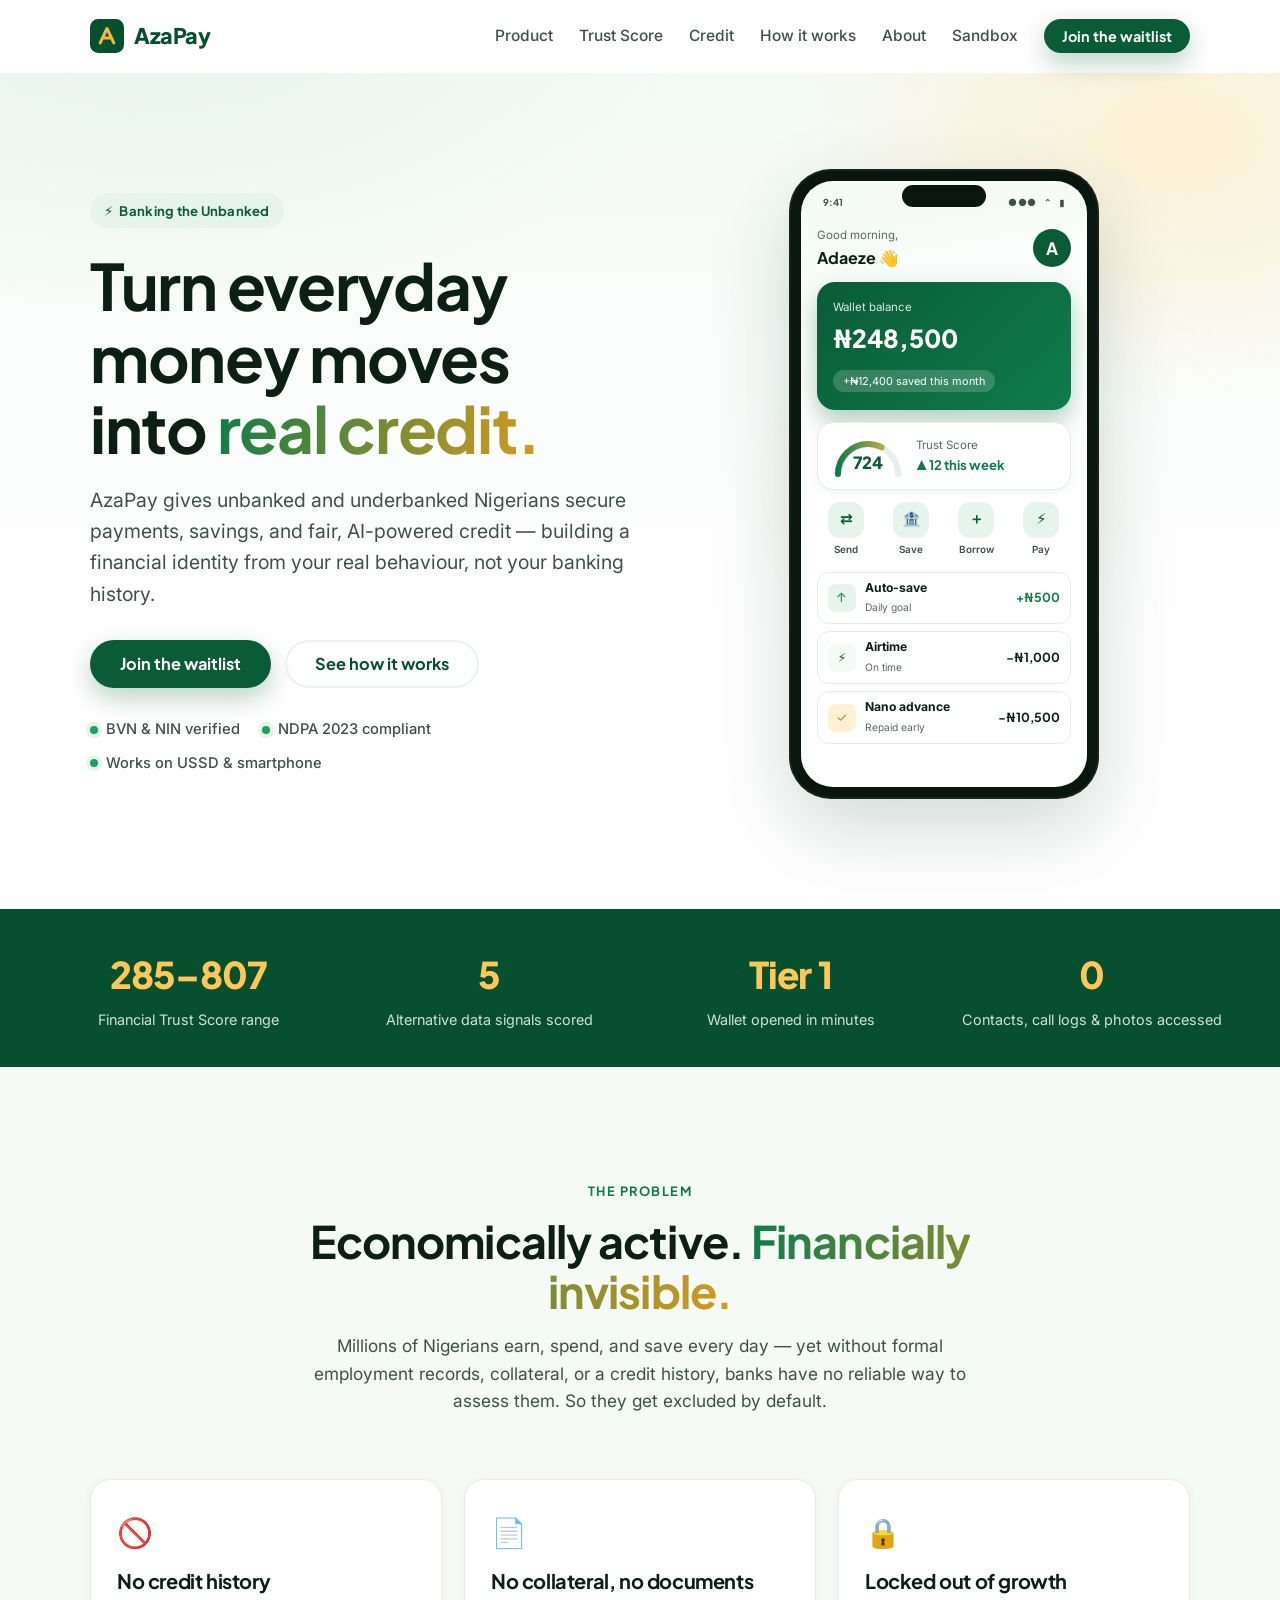
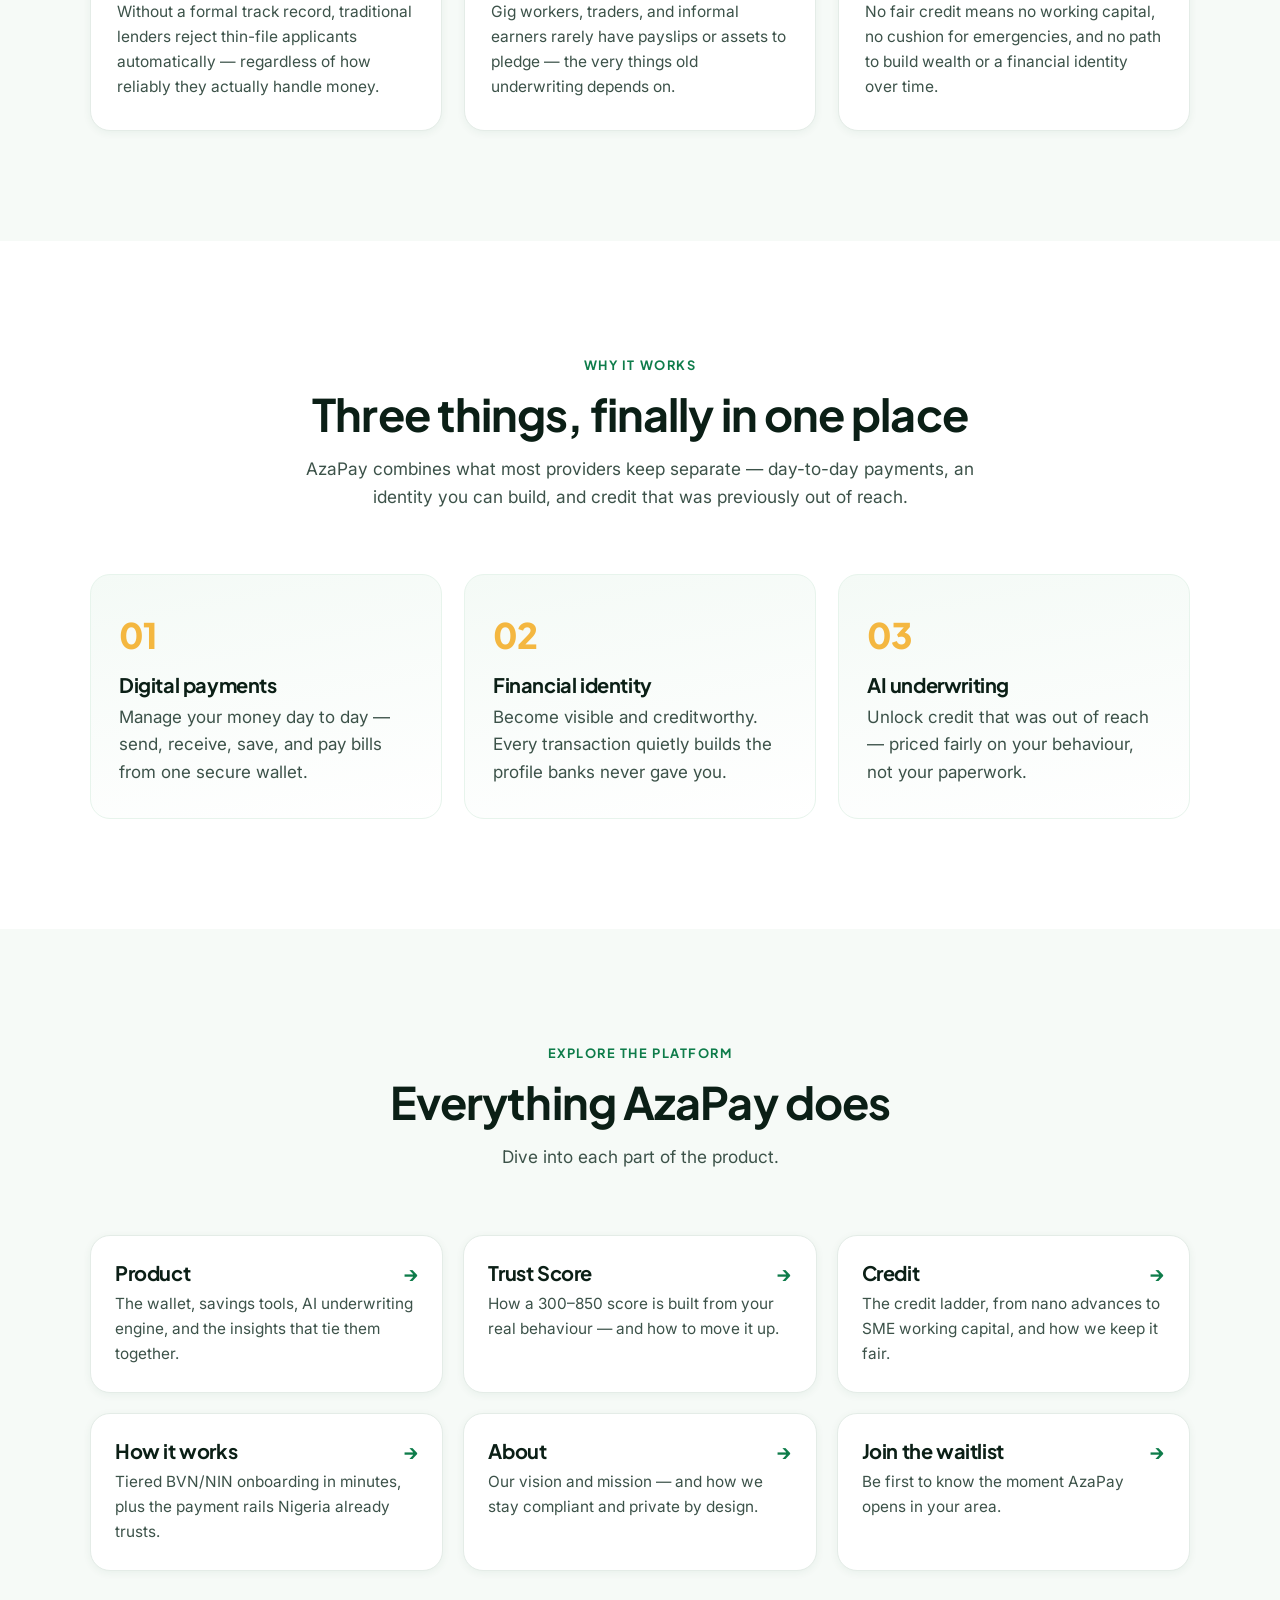
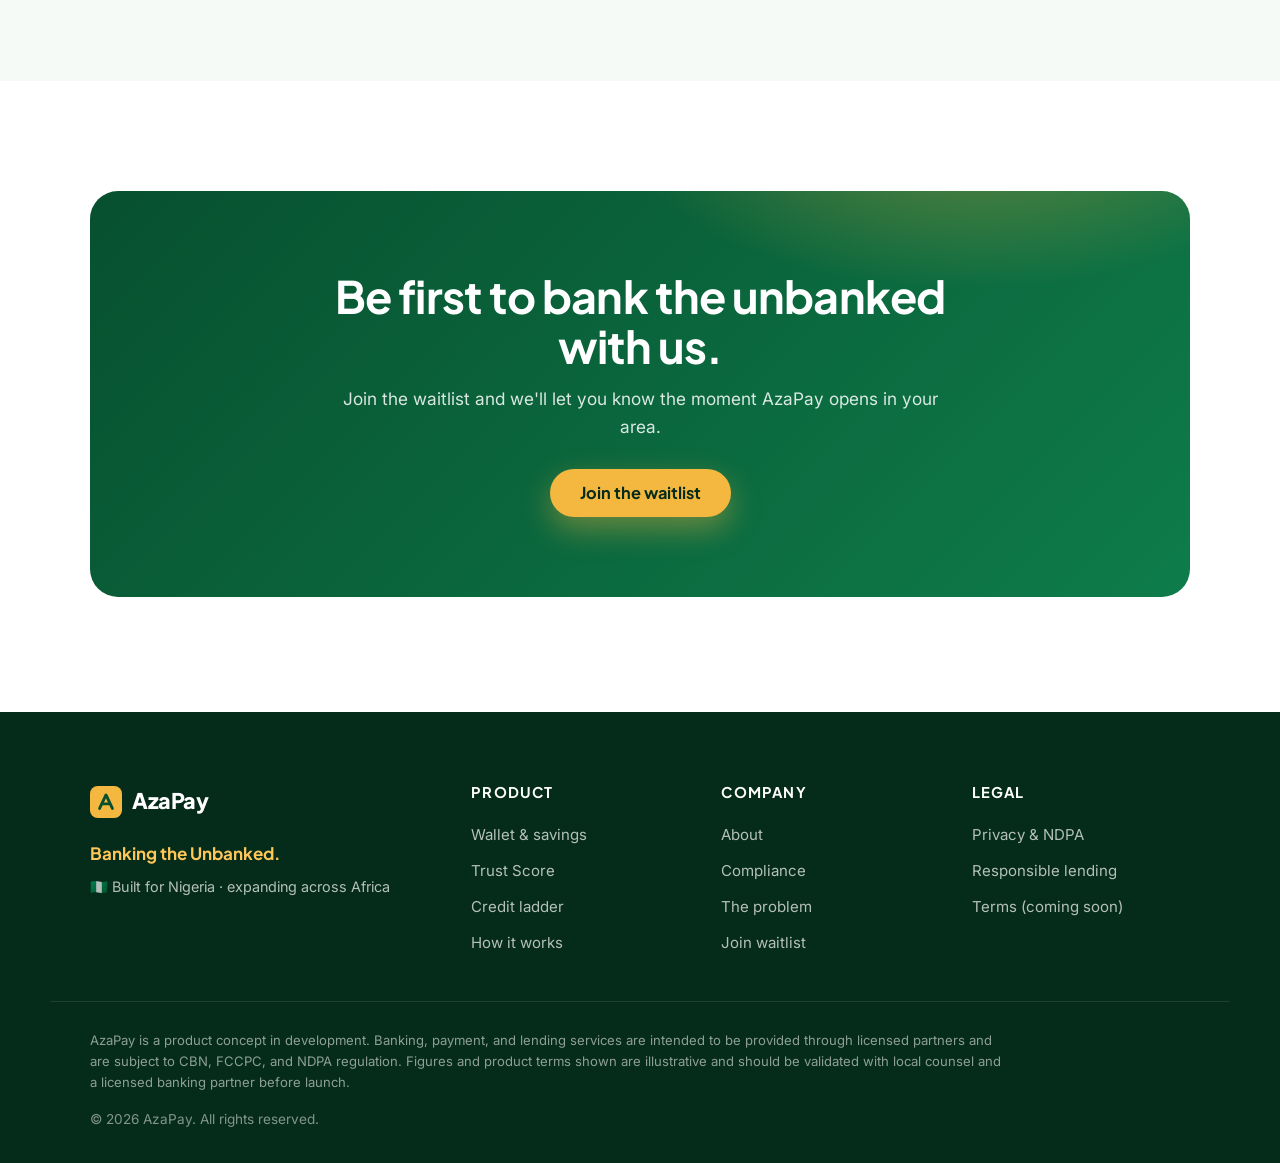
<file: index.html>
<!DOCTYPE html>
<html lang="en">
<head>
  <meta charset="UTF-8" />
  <meta name="viewport" content="width=device-width, initial-scale=1.0" />
  <meta name="theme-color" content="#07502F" />
  <title>AzaPay — Banking the Unbanked | AI Credit for Nigeria</title>
  <meta name="description" content="AzaPay is a digital banking and AI-powered credit platform for unbanked and underbanked Nigerians. Secure payments, savings, and fair credit built from a Financial Trust Score — your real behaviour, not your banking history." />
  <meta name="author" content="AzaPay" />

  <link rel="canonical" href="https://azapay-website.vercel.app/" />

  <!-- Open Graph -->
  <meta property="og:type" content="website" />
  <meta property="og:url" content="https://azapay-website.vercel.app/" />
  <meta property="og:title" content="AzaPay — Banking the Unbanked" />
  <meta property="og:description" content="Turn everyday money moves into real credit. Digital payments, savings, and AI-powered loans for financially invisible Nigerians." />
  <meta property="og:site_name" content="AzaPay" />
  <meta property="og:locale" content="en_NG" />
  <meta property="og:image" content="https://azapay-website.vercel.app/assets/og-cover.png" />
  <meta property="og:image:width" content="1200" />
  <meta property="og:image:height" content="630" />
  <meta property="og:image:alt" content="AzaPay — Banking the Unbanked" />

  <!-- Twitter -->
  <meta name="twitter:card" content="summary_large_image" />
  <meta name="twitter:title" content="AzaPay — Banking the Unbanked" />
  <meta name="twitter:description" content="Digital payments, savings, and AI-powered credit for unbanked Nigerians." />
  <meta name="twitter:image" content="https://azapay-website.vercel.app/assets/og-cover.png" />
  <meta name="twitter:image:alt" content="AzaPay — Banking the Unbanked" />

  <!-- Favicon (inline SVG) -->
  <link rel="icon" href="data:image/svg+xml,%3Csvg xmlns='http://www.w3.org/2000/svg' viewBox='0 0 100 100'%3E%3Crect width='100' height='100' rx='24' fill='%2307502F'/%3E%3Cpath d='M30 70 L50 28 L70 70 M38 56 L62 56' stroke='%23F4B740' stroke-width='9' stroke-linecap='round' stroke-linejoin='round' fill='none'/%3E%3C/svg%3E" />

  <!-- Fonts -->
  <link rel="preconnect" href="https://fonts.googleapis.com" />
  <link rel="preconnect" href="https://fonts.gstatic.com" crossorigin />
  <link href="https://fonts.googleapis.com/css2?family=Inter:wght@400;500;600&family=Plus+Jakarta+Sans:wght@500;600;700;800&display=swap" rel="stylesheet" />

  <link rel="stylesheet" href="styles.css" />

  <!-- Structured data. Uses the live Vercel URL; swap to a custom domain when added, and add sameAs social links once profiles exist. -->
  <script type="application/ld+json">
  {
    "@context": "https://schema.org",
    "@graph": [
      {
        "@type": "Organization",
        "@id": "https://azapay-website.vercel.app/#organization",
        "name": "AzaPay",
        "url": "https://azapay-website.vercel.app/",
        "logo": "https://azapay-website.vercel.app/assets/og-cover.png",
        "description": "AzaPay is a digital banking and AI-powered credit platform for unbanked and underbanked Nigerians, building a Financial Trust Score from real behaviour.",
        "areaServed": { "@type": "Country", "name": "Nigeria" }
      },
      {
        "@type": "WebSite",
        "@id": "https://azapay-website.vercel.app/#website",
        "url": "https://azapay-website.vercel.app/",
        "name": "AzaPay",
        "publisher": { "@id": "https://azapay-website.vercel.app/#organization" },
        "inLanguage": "en-NG"
      }
    ]
  }
  </script>
</head>
<body>
  <a class="skip-link" href="#main">Skip to content</a>

  <header class="nav" id="nav">
    <div class="container nav__inner">
      <a href="index.html" class="brand" aria-label="AzaPay home">
        <span class="brand__mark" aria-hidden="true">
          <svg viewBox="0 0 100 100" width="34" height="34">
            <rect width="100" height="100" rx="24" fill="#07502F"/>
            <path d="M30 70 L50 28 L70 70 M38 56 L62 56" stroke="#F4B740" stroke-width="9" stroke-linecap="round" stroke-linejoin="round" fill="none"/>
          </svg>
        </span>
        <span class="brand__name">AzaPay</span>
      </a>
      <nav class="nav__links" id="navLinks" aria-label="Primary">
        <a href="product.html">Product</a>
        <a href="trust-score.html">Trust Score</a>
        <a href="credit.html">Credit</a>
        <a href="how-it-works.html">How it works</a>
        <a href="about.html">About</a>
        <a href="sandbox.html">Sandbox</a>
        <a href="waitlist.html" class="btn btn--primary btn--sm nav__cta">Join the waitlist</a>
      </nav>

      <button class="nav__toggle" id="navToggle" aria-expanded="false" aria-controls="navLinks" aria-label="Open menu">
        <span></span><span></span><span></span>
      </button>
    </div>
  </header>

  <main id="main" tabindex="-1">

    <!-- ============ HERO ============ -->
    <section class="hero">
      <div class="hero__bg" aria-hidden="true"></div>
      <div class="container hero__inner">
        <div class="hero__copy">
          <span class="eyebrow reveal"><span aria-hidden="true">⚡</span> Banking the Unbanked</span>
          <h1 class="reveal">Turn everyday money moves into <span class="grad-text">real credit.</span></h1>
          <p class="hero__lead reveal">
            AzaPay gives unbanked and underbanked Nigerians secure payments, savings, and
            fair, AI-powered credit — building a financial identity from your real behaviour,
            not your banking history.
          </p>
          <div class="hero__actions reveal">
            <a href="waitlist.html" class="btn btn--primary btn--lg">Join the waitlist</a>
            <a href="how-it-works.html" class="btn btn--ghost btn--lg">See how it works</a>
          </div>
          <ul class="hero__trust reveal" aria-label="Trust signals">
            <li><span class="dot" aria-hidden="true"></span> BVN &amp; NIN verified</li>
            <li><span class="dot" aria-hidden="true"></span> NDPA 2023 compliant</li>
            <li><span class="dot" aria-hidden="true"></span> Works on USSD &amp; smartphone</li>
          </ul>
        </div>

        <!-- Phone mockup -->
        <div class="hero__visual reveal" aria-hidden="true">
          <div class="glow"></div>
          <div class="phone">
            <div class="phone__notch"></div>
            <div class="phone__screen">
              <div class="app-statusbar" aria-hidden="true">
                <span class="app-statusbar__time">9:41</span>
                <span class="app-statusbar__icons">●●● &nbsp; ⌃ &nbsp; ▮</span>
              </div>
              <div class="app-top">
                <div>
                  <p class="app-hi">Good morning,</p>
                  <p class="app-name">Adaeze 👋</p>
                </div>
                <div class="app-avatar">A</div>
              </div>

              <div class="app-balance">
                <p class="app-balance__label">Wallet balance</p>
                <p class="app-balance__value">₦<span class="count" data-target="248500" data-prefix="">248,500</span></p>
                <span class="app-balance__chip">+₦12,400 saved this month</span>
              </div>

              <div class="app-score">
                <div class="app-score__gauge">
                  <svg viewBox="0 0 120 70" class="mini-gauge">
                    <path d="M10 65 A50 50 0 0 1 110 65" fill="none" stroke="#e7efe9" stroke-width="10" stroke-linecap="round"/>
                    <path d="M10 65 A50 50 0 0 1 110 65" fill="none" stroke="url(#mg)" stroke-width="10" stroke-linecap="round" stroke-dasharray="157" stroke-dashoffset="55"/>
                    <defs>
                      <linearGradient id="mg" x1="0" y1="0" x2="1" y2="0">
                        <stop offset="0" stop-color="#0E7C4A"/>
                        <stop offset="1" stop-color="#F4B740"/>
                      </linearGradient>
                    </defs>
                  </svg>
                  <div class="app-score__num">724</div>
                </div>
                <div class="app-score__meta">
                  <p class="app-score__label">Trust Score</p>
                  <p class="app-score__delta">▲ 12 this week</p>
                </div>
              </div>

              <div class="app-actions">
                <div class="app-action"><span>⇄</span>Send</div>
                <div class="app-action"><span>🏦</span>Save</div>
                <div class="app-action"><span>＋</span>Borrow</div>
                <div class="app-action"><span>⚡</span>Pay</div>
              </div>

              <div class="app-feed">
                <div class="app-row">
                  <div class="app-row__icon green">↑</div>
                  <div class="app-row__txt"><strong>Auto-save</strong><span>Daily goal</span></div>
                  <div class="app-row__amt green">+₦500</div>
                </div>
                <div class="app-row">
                  <div class="app-row__icon">⚡</div>
                  <div class="app-row__txt"><strong>Airtime</strong><span>On time</span></div>
                  <div class="app-row__amt">−₦1,000</div>
                </div>
                <div class="app-row">
                  <div class="app-row__icon gold">✓</div>
                  <div class="app-row__txt"><strong>Nano advance</strong><span>Repaid early</span></div>
                  <div class="app-row__amt">−₦10,500</div>
                </div>
              </div>
            </div>
          </div>
        </div>
      </div>
    </section>

    <!-- ============ STATS BAR ============ -->
    <section class="stats" aria-label="Product highlights">
      <div class="container stats__grid">
        <div class="stat reveal">
          <p class="stat__num"><span class="count" data-target="300">300</span>–<span class="count" data-target="850">850</span></p>
          <p class="stat__label">Financial Trust Score range</p>
        </div>
        <div class="stat reveal">
          <p class="stat__num"><span class="count" data-target="5">5</span></p>
          <p class="stat__label">Alternative data signals scored</p>
        </div>
        <div class="stat reveal">
          <p class="stat__num">Tier&nbsp;1</p>
          <p class="stat__label">Wallet opened in minutes</p>
        </div>
        <div class="stat reveal">
          <p class="stat__num"><span class="count" data-target="0">0</span></p>
          <p class="stat__label">Contacts, call logs &amp; photos accessed</p>
        </div>
      </div>
    </section>

    <!-- ============ PROBLEM ============ -->
    <section class="section problem" id="problem">
      <div class="container">
        <div class="section__head reveal">
          <span class="kicker">The problem</span>
          <h2>Economically active. <span class="grad-text">Financially invisible.</span></h2>
          <p class="section__sub">
            Millions of Nigerians earn, spend, and save every day — yet without formal
            employment records, collateral, or a credit history, banks have no reliable way
            to assess them. So they get excluded by default.
          </p>
        </div>
        <div class="problem__grid">
          <article class="pcard reveal">
            <span class="pcard__icon" aria-hidden="true">🚫</span>
            <h3>No credit history</h3>
            <p>Without a formal track record, traditional lenders reject thin-file applicants automatically — regardless of how reliably they actually handle money.</p>
          </article>
          <article class="pcard reveal">
            <span class="pcard__icon" aria-hidden="true">📄</span>
            <h3>No collateral, no documents</h3>
            <p>Gig workers, traders, and informal earners rarely have payslips or assets to pledge — the very things old underwriting depends on.</p>
          </article>
          <article class="pcard reveal">
            <span class="pcard__icon" aria-hidden="true">🔒</span>
            <h3>Locked out of growth</h3>
            <p>No fair credit means no working capital, no cushion for emergencies, and no path to build wealth or a financial identity over time.</p>
          </article>
        </div>
      </div>
    </section>

    <!-- ============ VALUE PROP ============ -->
    <section class="section value">
      <div class="container">
        <div class="section__head reveal">
          <span class="kicker">Why it works</span>
          <h2>Three things, finally in one place</h2>
          <p class="section__sub">AzaPay combines what most providers keep separate — day-to-day payments, an identity you can build, and credit that was previously out of reach.</p>
        </div>
        <div class="value__grid">
          <article class="vcard reveal">
            <span class="vcard__n">01</span>
            <h3>Digital payments</h3>
            <p>Manage your money day to day — send, receive, save, and pay bills from one secure wallet.</p>
          </article>
          <article class="vcard reveal">
            <span class="vcard__n">02</span>
            <h3>Financial identity</h3>
            <p>Become visible and creditworthy. Every transaction quietly builds the profile banks never gave you.</p>
          </article>
          <article class="vcard reveal">
            <span class="vcard__n">03</span>
            <h3>AI underwriting</h3>
            <p>Unlock credit that was out of reach — priced fairly on your behaviour, not your paperwork.</p>
          </article>
        </div>
      </div>
    </section>

    <!-- ============ EXPLORE ============ -->
    <section class="section explore problem">
      <div class="container">
        <div class="section__head reveal">
          <span class="kicker">Explore the platform</span>
          <h2>Everything AzaPay does</h2>
          <p class="section__sub">Dive into each part of the product.</p>
        </div>
        <div class="explore__grid">
          <a class="ecard reveal" href="product.html">
            <h3>Product <span class="arrow" aria-hidden="true">→</span></h3>
            <p>The wallet, savings tools, AI underwriting engine, and the insights that tie them together.</p>
          </a>
          <a class="ecard reveal" href="trust-score.html">
            <h3>Trust Score <span class="arrow" aria-hidden="true">→</span></h3>
            <p>How a 300–850 score is built from your real behaviour — and how to move it up.</p>
          </a>
          <a class="ecard reveal" href="credit.html">
            <h3>Credit <span class="arrow" aria-hidden="true">→</span></h3>
            <p>The credit ladder, from nano advances to SME working capital, and how we keep it fair.</p>
          </a>
          <a class="ecard reveal" href="how-it-works.html">
            <h3>How it works <span class="arrow" aria-hidden="true">→</span></h3>
            <p>Tiered BVN/NIN onboarding in minutes, plus the payment rails Nigeria already trusts.</p>
          </a>
          <a class="ecard reveal" href="about.html">
            <h3>About <span class="arrow" aria-hidden="true">→</span></h3>
            <p>Our vision and mission — and how we stay compliant and private by design.</p>
          </a>
          <a class="ecard reveal" href="waitlist.html">
            <h3>Join the waitlist <span class="arrow" aria-hidden="true">→</span></h3>
            <p>Be first to know the moment AzaPay opens in your area.</p>
          </a>
        </div>
      </div>
    </section>

    <!-- ============ CTA ============ -->
    <section class="section cta">
      <div class="container">
        <div class="cta__card reveal">
          <div class="cta__bg" aria-hidden="true"></div>
          <div class="cta__content">
            <h2>Be first to bank the unbanked with us.</h2>
            <p>Join the waitlist and we'll let you know the moment AzaPay opens in your area.</p>
            <a href="waitlist.html" class="btn btn--gold btn--lg">Join the waitlist</a>
          </div>
        </div>
      </div>
    </section>
  </main>

  <footer class="footer">
    <div class="container footer__inner">
      <div class="footer__brand">
        <a href="index.html" class="brand brand--light" aria-label="AzaPay home">
          <span class="brand__mark" aria-hidden="true">
            <svg viewBox="0 0 100 100" width="32" height="32">
              <rect width="100" height="100" rx="24" fill="#F4B740"/>
              <path d="M30 70 L50 28 L70 70 M38 56 L62 56" stroke="#07502F" stroke-width="9" stroke-linecap="round" stroke-linejoin="round" fill="none"/>
            </svg>
          </span>
          <span class="brand__name">AzaPay</span>
        </a>
        <p class="footer__tag">Banking the Unbanked.</p>
        <p class="footer__loc"><span aria-hidden="true">🇳🇬</span> Built for Nigeria · expanding across Africa</p>
      </div>

      <nav class="footer__col" aria-label="Product">
        <h2>Product</h2>
        <a href="product.html">Wallet &amp; savings</a>
        <a href="trust-score.html">Trust Score</a>
        <a href="credit.html">Credit ladder</a>
        <a href="how-it-works.html">How it works</a>
      </nav>

      <nav class="footer__col" aria-label="Company">
        <h2>Company</h2>
        <a href="about.html">About</a>
        <a href="about.html#compliance">Compliance</a>
        <a href="index.html#problem">The problem</a>
        <a href="waitlist.html">Join waitlist</a>
      </nav>

      <nav class="footer__col" aria-label="Legal">
        <h2>Legal</h2>
        <a href="about.html#compliance">Privacy &amp; NDPA</a>
        <a href="credit.html#principles">Responsible lending</a>
        <a href="waitlist.html">Terms (coming soon)</a>
      </nav>
    </div>

    <div class="container footer__bottom">
      <p class="footer__disclaimer">
        AzaPay is a product concept in development. Banking, payment, and lending services
        are intended to be provided through licensed partners and are subject to CBN, FCCPC,
        and NDPA regulation. Figures and product terms shown are illustrative and should be
        validated with local counsel and a licensed banking partner before launch.
      </p>
      <p class="footer__copy">© <span id="year">2026</span> AzaPay. All rights reserved.</p>
    </div>
  </footer>

  <button class="to-top" id="toTop" aria-label="Back to top" hidden>↑</button>

  <script src="script.js" defer></script>
</body>
</html>
</file>
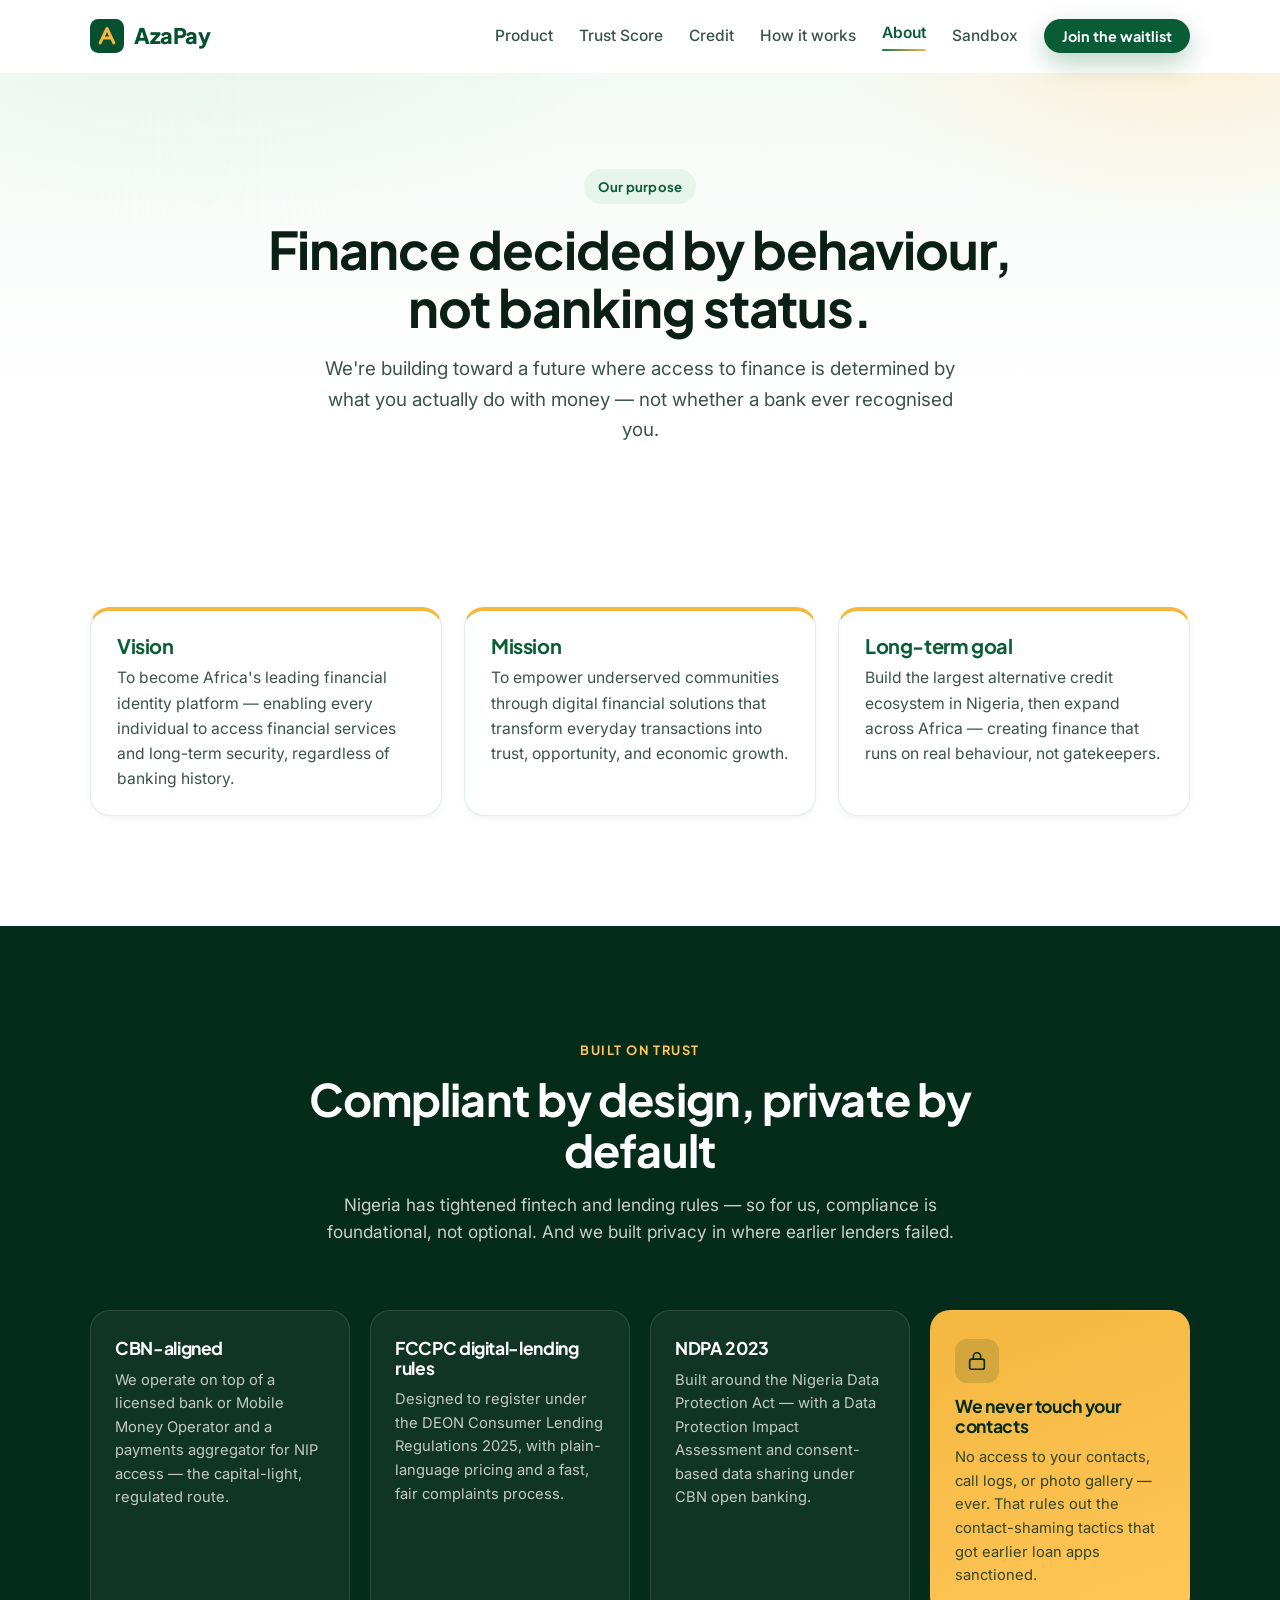
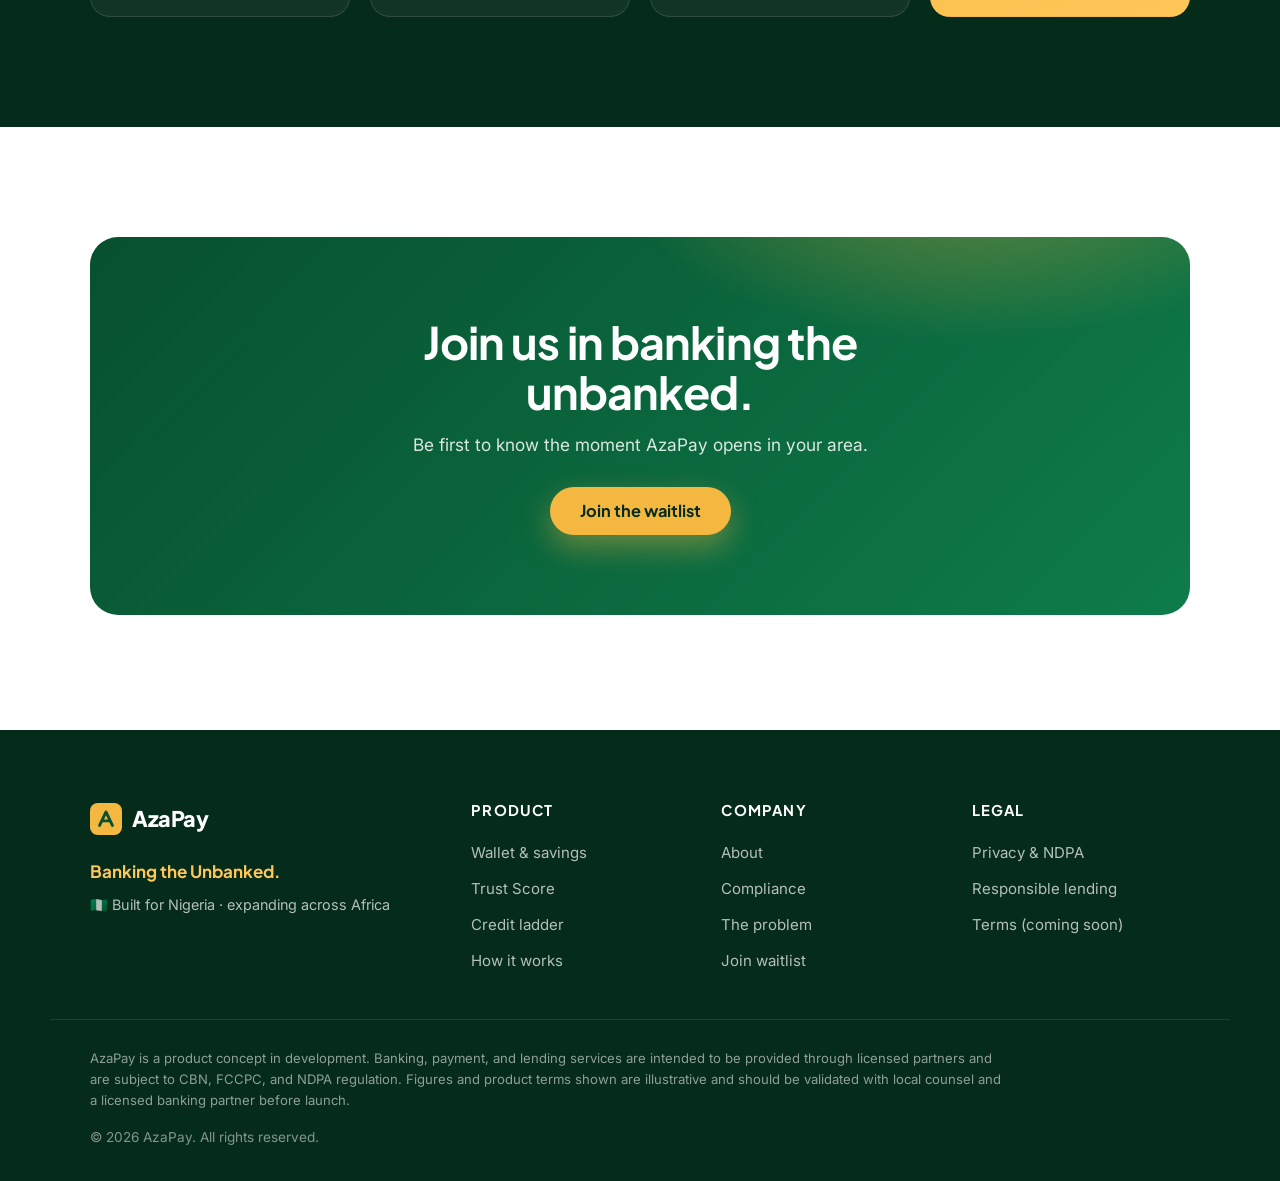
<file: about.html>
<!DOCTYPE html>
<html lang="en">
<head>
  <meta charset="UTF-8" />
  <meta name="viewport" content="width=device-width, initial-scale=1.0" />
  <meta name="theme-color" content="#07502F" />
  <title>About — Vision, Mission &amp; Compliance | AzaPay</title>
  <meta name="description" content="AzaPay's vision, mission, and long-term goal — plus how we stay compliant and private by design under CBN, FCCPC (DEON 2025), and the Nigeria Data Protection Act 2023." />
  <meta name="author" content="AzaPay" />

  <link rel="canonical" href="https://azapay-website.vercel.app/about.html" />

  <meta property="og:type" content="website" />
  <meta property="og:url" content="https://azapay-website.vercel.app/about.html" />
  <meta property="og:title" content="About AzaPay — finance decided by behaviour" />
  <meta property="og:description" content="Our vision and mission, and how we stay compliant and private by design." />
  <meta property="og:site_name" content="AzaPay" />
  <meta property="og:locale" content="en_NG" />
  <meta property="og:image" content="https://azapay-website.vercel.app/assets/og-cover.png" />
  <meta property="og:image:width" content="1200" />
  <meta property="og:image:height" content="630" />
  <meta property="og:image:alt" content="AzaPay — Banking the Unbanked" />

  <meta name="twitter:card" content="summary_large_image" />
  <meta name="twitter:title" content="About AzaPay — finance decided by behaviour" />
  <meta name="twitter:description" content="Our vision and mission, and how we stay compliant and private by design." />
  <meta name="twitter:image" content="https://azapay-website.vercel.app/assets/og-cover.png" />
  <meta name="twitter:image:alt" content="AzaPay — Banking the Unbanked" />

  <link rel="icon" href="data:image/svg+xml,%3Csvg xmlns='http://www.w3.org/2000/svg' viewBox='0 0 100 100'%3E%3Crect width='100' height='100' rx='24' fill='%2307502F'/%3E%3Cpath d='M30 70 L50 28 L70 70 M38 56 L62 56' stroke='%23F4B740' stroke-width='9' stroke-linecap='round' stroke-linejoin='round' fill='none'/%3E%3C/svg%3E" />

  <link rel="preconnect" href="https://fonts.googleapis.com" />
  <link rel="preconnect" href="https://fonts.gstatic.com" crossorigin />
  <link href="https://fonts.googleapis.com/css2?family=Inter:wght@400;500;600&family=Plus+Jakarta+Sans:wght@500;600;700;800&display=swap" rel="stylesheet" />
  <link rel="stylesheet" href="styles.css" />
</head>
<body>
  <a class="skip-link" href="#main">Skip to content</a>

  <header class="nav" id="nav">
    <div class="container nav__inner">
      <a href="index.html" class="brand" aria-label="AzaPay home">
        <span class="brand__mark" aria-hidden="true">
          <svg viewBox="0 0 100 100" width="34" height="34">
            <rect width="100" height="100" rx="24" fill="#07502F"/>
            <path d="M30 70 L50 28 L70 70 M38 56 L62 56" stroke="#F4B740" stroke-width="9" stroke-linecap="round" stroke-linejoin="round" fill="none"/>
          </svg>
        </span>
        <span class="brand__name">AzaPay</span>
      </a>
      <nav class="nav__links" id="navLinks" aria-label="Primary">
        <a href="product.html">Product</a>
        <a href="trust-score.html">Trust Score</a>
        <a href="credit.html">Credit</a>
        <a href="how-it-works.html">How it works</a>
        <a href="about.html" aria-current="page">About</a>
        <a href="sandbox.html">Sandbox</a>
        <a href="waitlist.html" class="btn btn--primary btn--sm nav__cta">Join the waitlist</a>
      </nav>
      <button class="nav__toggle" id="navToggle" aria-expanded="false" aria-controls="navLinks" aria-label="Open menu">
        <span></span><span></span><span></span>
      </button>
    </div>
  </header>

  <main id="main" tabindex="-1">
    <section class="page-hero">
      <div class="container">
        <span class="eyebrow reveal">Our purpose</span>
        <h1 class="reveal">Finance decided by behaviour, not banking status.</h1>
        <p class="page-hero__sub reveal">
          We're building toward a future where access to finance is determined by what you
          actually do with money — not whether a bank ever recognised you.
        </p>
      </div>
    </section>

    <section class="section section--top">
      <div class="container">
        <div class="value__grid">
          <article class="acard reveal">
            <h2>Vision</h2>
            <p>To become Africa's leading financial identity platform — enabling every individual to access financial services and long-term security, regardless of banking history.</p>
          </article>
          <article class="acard reveal">
            <h2>Mission</h2>
            <p>To empower underserved communities through digital financial solutions that transform everyday transactions into trust, opportunity, and economic growth.</p>
          </article>
          <article class="acard reveal">
            <h2>Long-term goal</h2>
            <p>Build the largest alternative credit ecosystem in Nigeria, then expand across Africa — creating finance that runs on real behaviour, not gatekeepers.</p>
          </article>
        </div>
      </div>
    </section>

    <!-- ============ COMPLIANCE ============ -->
    <section class="section compliance" id="compliance">
      <div class="container">
        <div class="section__head reveal">
          <span class="kicker">Built on trust</span>
          <h2>Compliant by design, private by default</h2>
          <p class="section__sub">
            Nigeria has tightened fintech and lending rules — so for us, compliance is
            foundational, not optional. And we built privacy in where earlier lenders failed.
          </p>
        </div>

        <div class="compliance__grid">
          <article class="ccard reveal">
            <h3>CBN-aligned</h3>
            <p>We operate on top of a licensed bank or Mobile Money Operator and a payments aggregator for NIP access — the capital-light, regulated route.</p>
          </article>
          <article class="ccard reveal">
            <h3>FCCPC digital-lending rules</h3>
            <p>Designed to register under the DEON Consumer Lending Regulations 2025, with plain-language pricing and a fast, fair complaints process.</p>
          </article>
          <article class="ccard reveal">
            <h3>NDPA 2023</h3>
            <p>Built around the Nigeria Data Protection Act — with a Data Protection Impact Assessment and consent-based data sharing under CBN open banking.</p>
          </article>
          <article class="ccard reveal ccard--privacy">
            <span class="ccard__lock" aria-hidden="true">
              <svg aria-hidden="true" focusable="false" viewBox="0 0 24 24" width="22" height="22" fill="none" stroke="currentColor" stroke-width="1.8" stroke-linecap="round" stroke-linejoin="round"><rect x="4" y="10" width="16" height="11" rx="2"/><path d="M8 10V7a4 4 0 0 1 8 0v3"/></svg>
            </span>
            <h3>We never touch your contacts</h3>
            <p>No access to your contacts, call logs, or photo gallery — ever. That rules out the contact-shaming tactics that got earlier loan apps sanctioned.</p>
          </article>
        </div>
      </div>
    </section>

    <section class="section cta">
      <div class="container">
        <div class="cta__card reveal">
          <div class="cta__bg" aria-hidden="true"></div>
          <div class="cta__content">
            <h2>Join us in banking the unbanked.</h2>
            <p>Be first to know the moment AzaPay opens in your area.</p>
            <a href="waitlist.html" class="btn btn--gold btn--lg">Join the waitlist</a>
          </div>
        </div>
      </div>
    </section>
  </main>

  <footer class="footer">
    <div class="container footer__inner">
      <div class="footer__brand">
        <a href="index.html" class="brand brand--light" aria-label="AzaPay home">
          <span class="brand__mark" aria-hidden="true">
            <svg viewBox="0 0 100 100" width="32" height="32">
              <rect width="100" height="100" rx="24" fill="#F4B740"/>
              <path d="M30 70 L50 28 L70 70 M38 56 L62 56" stroke="#07502F" stroke-width="9" stroke-linecap="round" stroke-linejoin="round" fill="none"/>
            </svg>
          </span>
          <span class="brand__name">AzaPay</span>
        </a>
        <p class="footer__tag">Banking the Unbanked.</p>
        <p class="footer__loc"><span aria-hidden="true">🇳🇬</span> Built for Nigeria · expanding across Africa</p>
      </div>

      <nav class="footer__col" aria-label="Product">
        <h2>Product</h2>
        <a href="product.html">Wallet &amp; savings</a>
        <a href="trust-score.html">Trust Score</a>
        <a href="credit.html">Credit ladder</a>
        <a href="how-it-works.html">How it works</a>
      </nav>

      <nav class="footer__col" aria-label="Company">
        <h2>Company</h2>
        <a href="about.html">About</a>
        <a href="about.html#compliance">Compliance</a>
        <a href="index.html#problem">The problem</a>
        <a href="waitlist.html">Join waitlist</a>
      </nav>

      <nav class="footer__col" aria-label="Legal">
        <h2>Legal</h2>
        <a href="about.html#compliance">Privacy &amp; NDPA</a>
        <a href="credit.html#principles">Responsible lending</a>
        <a href="waitlist.html">Terms (coming soon)</a>
      </nav>
    </div>

    <div class="container footer__bottom">
      <p class="footer__disclaimer">
        AzaPay is a product concept in development. Banking, payment, and lending services
        are intended to be provided through licensed partners and are subject to CBN, FCCPC,
        and NDPA regulation. Figures and product terms shown are illustrative and should be
        validated with local counsel and a licensed banking partner before launch.
      </p>
      <p class="footer__copy">© <span id="year">2026</span> AzaPay. All rights reserved.</p>
    </div>
  </footer>

  <button class="to-top" id="toTop" aria-label="Back to top" hidden>↑</button>
  <script src="script.js" defer></script>
</body>
</html>
</file>
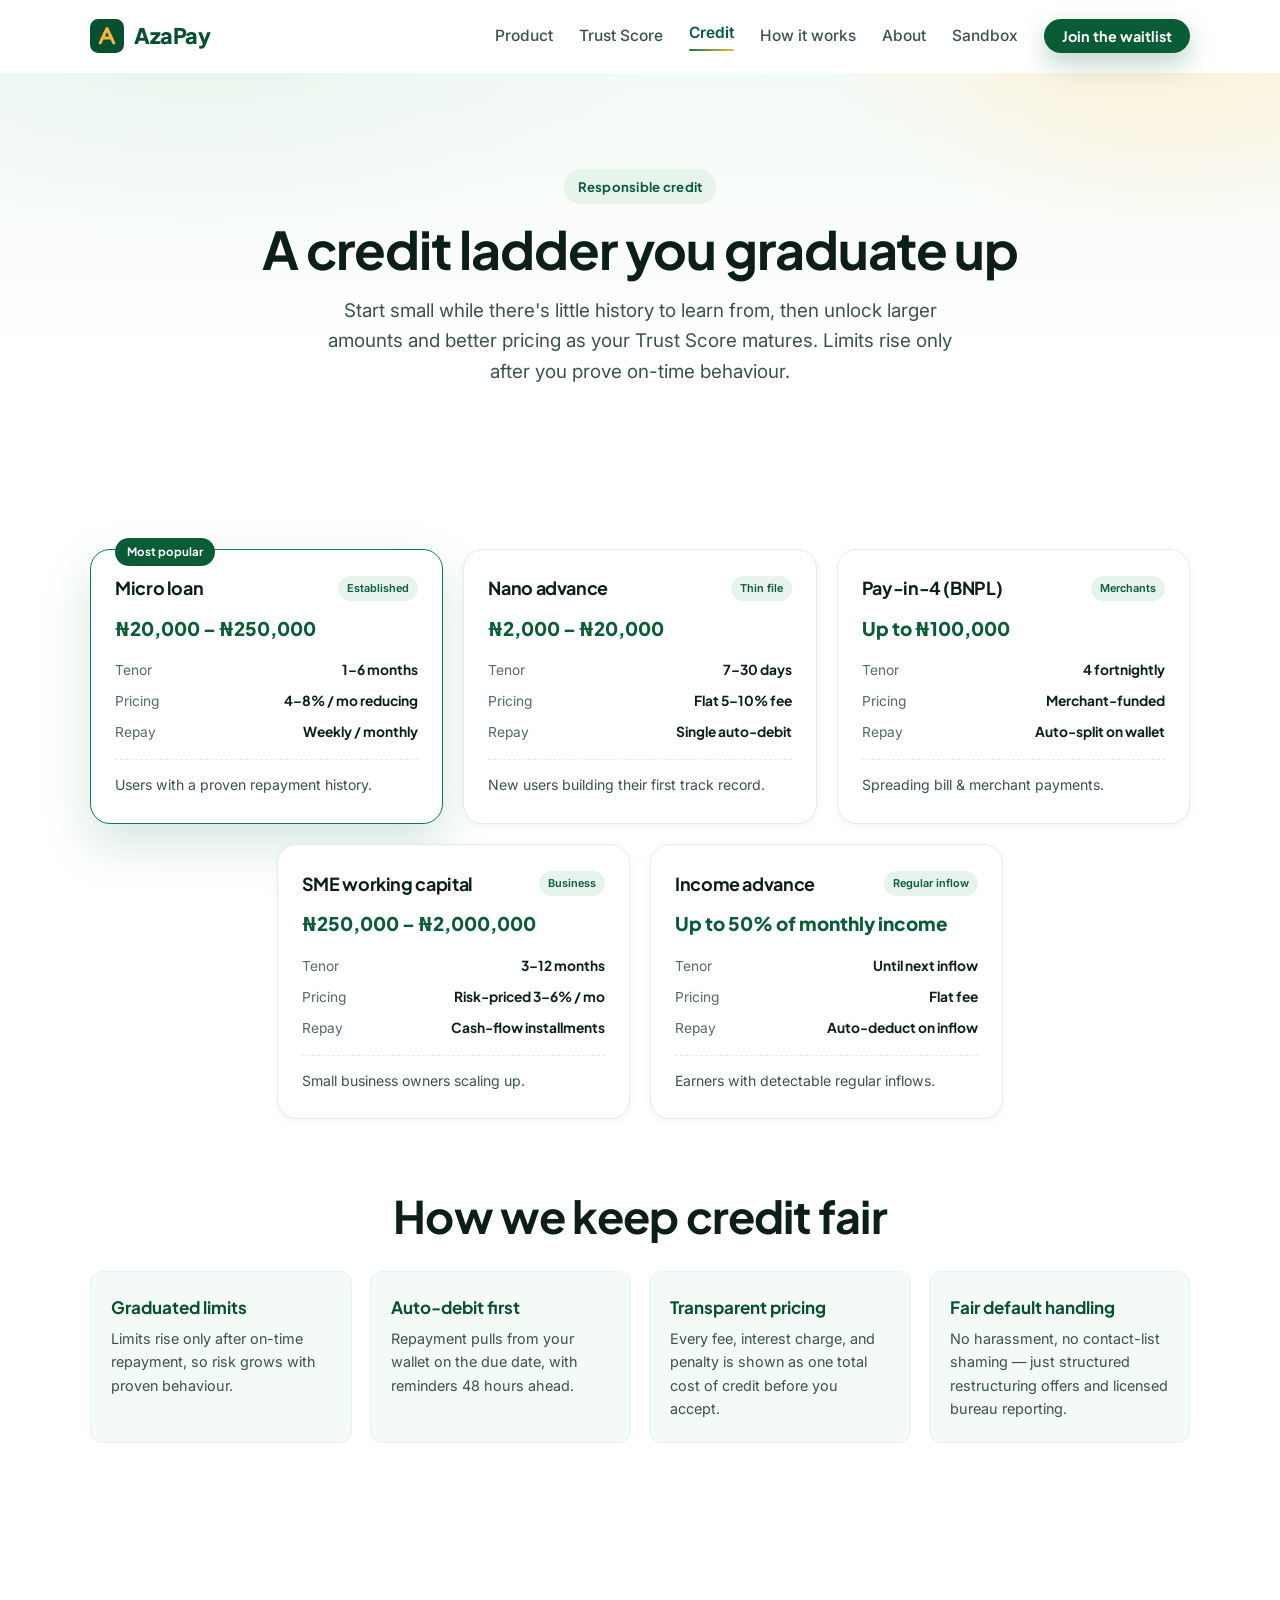
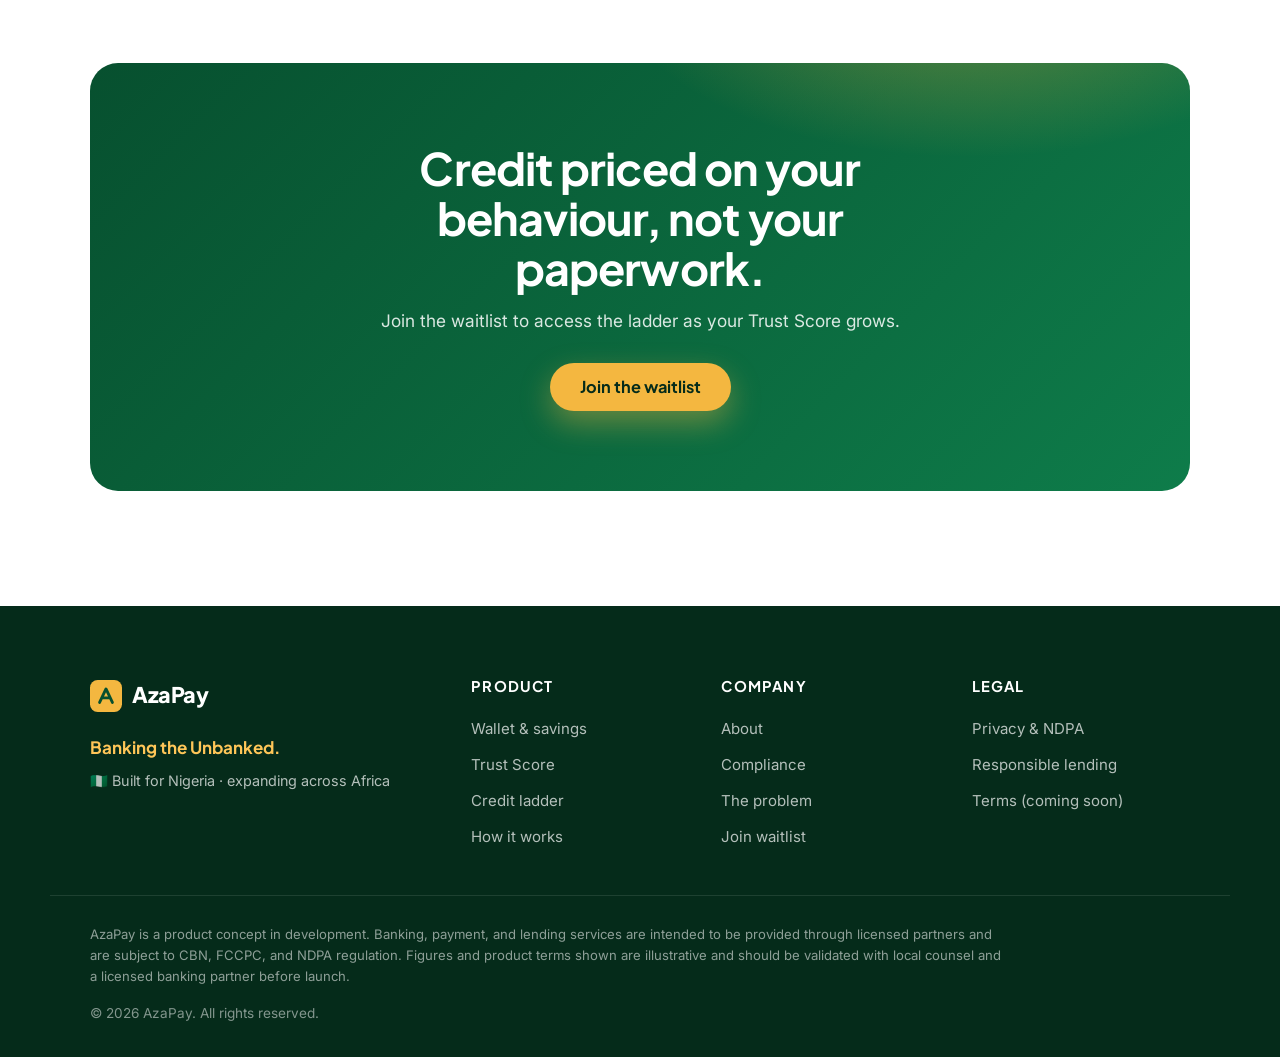
<file: credit.html>
<!DOCTYPE html>
<html lang="en">
<head>
  <meta charset="UTF-8" />
  <meta name="viewport" content="width=device-width, initial-scale=1.0" />
  <meta name="theme-color" content="#07502F" />
  <title>Credit — A Fair Loan Ladder You Graduate Up | AzaPay</title>
  <meta name="description" content="AzaPay's responsible credit ladder: nano advances, micro loans, Pay-in-4 BNPL, SME working capital, and income advances. Graduated limits, transparent pricing, and fair default handling." />
  <meta name="author" content="AzaPay" />

  <link rel="canonical" href="https://azapay-website.vercel.app/credit.html" />

  <meta property="og:type" content="website" />
  <meta property="og:url" content="https://azapay-website.vercel.app/credit.html" />
  <meta property="og:title" content="AzaPay Credit — a fair ladder you graduate up" />
  <meta property="og:description" content="From nano advances to SME working capital, with transparent pricing and fair defaults." />
  <meta property="og:site_name" content="AzaPay" />
  <meta property="og:locale" content="en_NG" />
  <meta property="og:image" content="https://azapay-website.vercel.app/assets/og-cover.png" />
  <meta property="og:image:width" content="1200" />
  <meta property="og:image:height" content="630" />
  <meta property="og:image:alt" content="AzaPay — Banking the Unbanked" />

  <meta name="twitter:card" content="summary_large_image" />
  <meta name="twitter:title" content="AzaPay Credit — a fair ladder you graduate up" />
  <meta name="twitter:description" content="From nano advances to SME working capital, with transparent pricing and fair defaults." />
  <meta name="twitter:image" content="https://azapay-website.vercel.app/assets/og-cover.png" />
  <meta name="twitter:image:alt" content="AzaPay — Banking the Unbanked" />

  <link rel="icon" href="data:image/svg+xml,%3Csvg xmlns='http://www.w3.org/2000/svg' viewBox='0 0 100 100'%3E%3Crect width='100' height='100' rx='24' fill='%2307502F'/%3E%3Cpath d='M30 70 L50 28 L70 70 M38 56 L62 56' stroke='%23F4B740' stroke-width='9' stroke-linecap='round' stroke-linejoin='round' fill='none'/%3E%3C/svg%3E" />

  <link rel="preconnect" href="https://fonts.googleapis.com" />
  <link rel="preconnect" href="https://fonts.gstatic.com" crossorigin />
  <link href="https://fonts.googleapis.com/css2?family=Inter:wght@400;500;600&family=Plus+Jakarta+Sans:wght@500;600;700;800&display=swap" rel="stylesheet" />
  <link rel="stylesheet" href="styles.css" />
</head>
<body>
  <a class="skip-link" href="#main">Skip to content</a>

  <header class="nav" id="nav">
    <div class="container nav__inner">
      <a href="index.html" class="brand" aria-label="AzaPay home">
        <span class="brand__mark" aria-hidden="true">
          <svg viewBox="0 0 100 100" width="34" height="34">
            <rect width="100" height="100" rx="24" fill="#07502F"/>
            <path d="M30 70 L50 28 L70 70 M38 56 L62 56" stroke="#F4B740" stroke-width="9" stroke-linecap="round" stroke-linejoin="round" fill="none"/>
          </svg>
        </span>
        <span class="brand__name">AzaPay</span>
      </a>
      <nav class="nav__links" id="navLinks" aria-label="Primary">
        <a href="product.html">Product</a>
        <a href="trust-score.html">Trust Score</a>
        <a href="credit.html" aria-current="page">Credit</a>
        <a href="how-it-works.html">How it works</a>
        <a href="about.html">About</a>
        <a href="sandbox.html">Sandbox</a>
        <a href="waitlist.html" class="btn btn--primary btn--sm nav__cta">Join the waitlist</a>
      </nav>
      <button class="nav__toggle" id="navToggle" aria-expanded="false" aria-controls="navLinks" aria-label="Open menu">
        <span></span><span></span><span></span>
      </button>
    </div>
  </header>

  <main id="main" tabindex="-1">
    <section class="page-hero">
      <div class="container">
        <span class="eyebrow reveal">Responsible credit</span>
        <h1 class="reveal">A credit ladder you graduate up</h1>
        <p class="page-hero__sub reveal">
          Start small while there's little history to learn from, then unlock larger amounts
          and better pricing as your Trust Score matures. Limits rise only after you prove
          on-time behaviour.
        </p>
      </div>
    </section>

    <section class="section loans section--top" id="loans">
      <div class="container">
        <h2 class="sr-only">Loan products</h2>
        <div class="loans__grid">
          <article class="lcard reveal">
            <div class="lcard__head"><h3>Nano advance</h3><span class="lcard__tag">Thin file</span></div>
            <p class="lcard__amt">₦2,000 – ₦20,000</p>
            <ul class="lcard__meta">
              <li><span>Tenor</span><b>7–30 days</b></li>
              <li><span>Pricing</span><b>Flat 5–10% fee</b></li>
              <li><span>Repay</span><b>Single auto-debit</b></li>
            </ul>
            <p class="lcard__for">New users building their first track record.</p>
          </article>

          <article class="lcard reveal lcard--featured">
            <span class="lcard__ribbon">Most popular</span>
            <div class="lcard__head"><h3>Micro loan</h3><span class="lcard__tag">Established</span></div>
            <p class="lcard__amt">₦20,000 – ₦250,000</p>
            <ul class="lcard__meta">
              <li><span>Tenor</span><b>1–6 months</b></li>
              <li><span>Pricing</span><b>4–8% / mo reducing</b></li>
              <li><span>Repay</span><b>Weekly / monthly</b></li>
            </ul>
            <p class="lcard__for">Users with a proven repayment history.</p>
          </article>

          <article class="lcard reveal">
            <div class="lcard__head"><h3>Pay-in-4 (BNPL)</h3><span class="lcard__tag">Merchants</span></div>
            <p class="lcard__amt">Up to ₦100,000</p>
            <ul class="lcard__meta">
              <li><span>Tenor</span><b>4 fortnightly</b></li>
              <li><span>Pricing</span><b>Merchant-funded</b></li>
              <li><span>Repay</span><b>Auto-split on wallet</b></li>
            </ul>
            <p class="lcard__for">Spreading bill &amp; merchant payments.</p>
          </article>

          <article class="lcard reveal">
            <div class="lcard__head"><h3>SME working capital</h3><span class="lcard__tag">Business</span></div>
            <p class="lcard__amt">₦250,000 – ₦2,000,000</p>
            <ul class="lcard__meta">
              <li><span>Tenor</span><b>3–12 months</b></li>
              <li><span>Pricing</span><b>Risk-priced 3–6% / mo</b></li>
              <li><span>Repay</span><b>Cash-flow installments</b></li>
            </ul>
            <p class="lcard__for">Small business owners scaling up.</p>
          </article>

          <article class="lcard reveal">
            <div class="lcard__head"><h3>Income advance</h3><span class="lcard__tag">Regular inflow</span></div>
            <p class="lcard__amt">Up to 50% of monthly income</p>
            <ul class="lcard__meta">
              <li><span>Tenor</span><b>Until next inflow</b></li>
              <li><span>Pricing</span><b>Flat fee</b></li>
              <li><span>Repay</span><b>Auto-deduct on inflow</b></li>
            </ul>
            <p class="lcard__for">Earners with detectable regular inflows.</p>
          </article>
        </div>

        <div class="principles" id="principles">
          <h2 class="principles__title reveal">How we keep credit fair</h2>
          <div class="principles__grid">
            <div class="principle reveal"><b>Graduated limits</b><p>Limits rise only after on-time repayment, so risk grows with proven behaviour.</p></div>
            <div class="principle reveal"><b>Auto-debit first</b><p>Repayment pulls from your wallet on the due date, with reminders 48 hours ahead.</p></div>
            <div class="principle reveal"><b>Transparent pricing</b><p>Every fee, interest charge, and penalty is shown as one total cost of credit before you accept.</p></div>
            <div class="principle reveal"><b>Fair default handling</b><p>No harassment, no contact-list shaming — just structured restructuring offers and licensed bureau reporting.</p></div>
          </div>
        </div>
      </div>
    </section>

    <section class="section cta">
      <div class="container">
        <div class="cta__card reveal">
          <div class="cta__bg" aria-hidden="true"></div>
          <div class="cta__content">
            <h2>Credit priced on your behaviour, not your paperwork.</h2>
            <p>Join the waitlist to access the ladder as your Trust Score grows.</p>
            <a href="waitlist.html" class="btn btn--gold btn--lg">Join the waitlist</a>
          </div>
        </div>
      </div>
    </section>
  </main>

  <footer class="footer">
    <div class="container footer__inner">
      <div class="footer__brand">
        <a href="index.html" class="brand brand--light" aria-label="AzaPay home">
          <span class="brand__mark" aria-hidden="true">
            <svg viewBox="0 0 100 100" width="32" height="32">
              <rect width="100" height="100" rx="24" fill="#F4B740"/>
              <path d="M30 70 L50 28 L70 70 M38 56 L62 56" stroke="#07502F" stroke-width="9" stroke-linecap="round" stroke-linejoin="round" fill="none"/>
            </svg>
          </span>
          <span class="brand__name">AzaPay</span>
        </a>
        <p class="footer__tag">Banking the Unbanked.</p>
        <p class="footer__loc"><span aria-hidden="true">🇳🇬</span> Built for Nigeria · expanding across Africa</p>
      </div>

      <nav class="footer__col" aria-label="Product">
        <h2>Product</h2>
        <a href="product.html">Wallet &amp; savings</a>
        <a href="trust-score.html">Trust Score</a>
        <a href="credit.html">Credit ladder</a>
        <a href="how-it-works.html">How it works</a>
      </nav>

      <nav class="footer__col" aria-label="Company">
        <h2>Company</h2>
        <a href="about.html">About</a>
        <a href="about.html#compliance">Compliance</a>
        <a href="index.html#problem">The problem</a>
        <a href="waitlist.html">Join waitlist</a>
      </nav>

      <nav class="footer__col" aria-label="Legal">
        <h2>Legal</h2>
        <a href="about.html#compliance">Privacy &amp; NDPA</a>
        <a href="credit.html#principles">Responsible lending</a>
        <a href="waitlist.html">Terms (coming soon)</a>
      </nav>
    </div>

    <div class="container footer__bottom">
      <p class="footer__disclaimer">
        AzaPay is a product concept in development. Banking, payment, and lending services
        are intended to be provided through licensed partners and are subject to CBN, FCCPC,
        and NDPA regulation. Figures and product terms shown are illustrative and should be
        validated with local counsel and a licensed banking partner before launch.
      </p>
      <p class="footer__copy">© <span id="year">2026</span> AzaPay. All rights reserved.</p>
    </div>
  </footer>

  <button class="to-top" id="toTop" aria-label="Back to top" hidden>↑</button>
  <script src="script.js" defer></script>
</body>
</html>
</file>
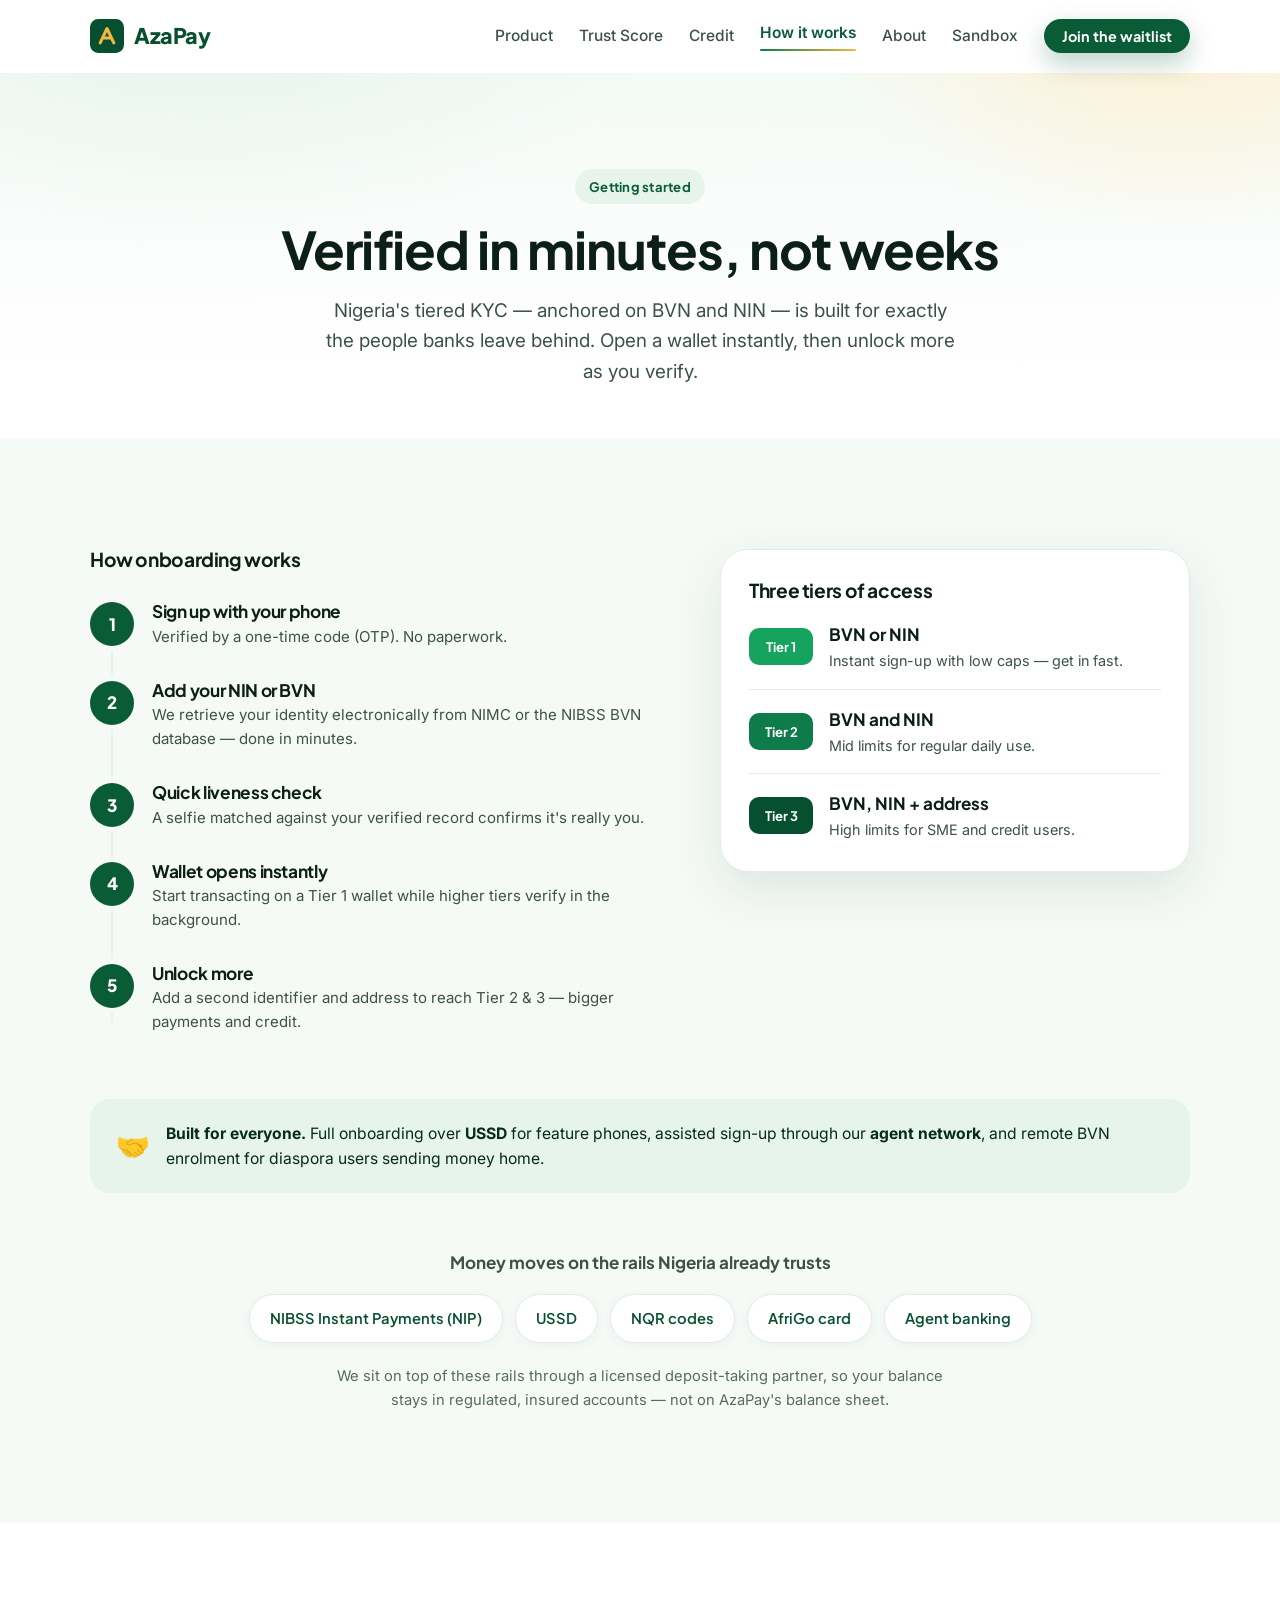
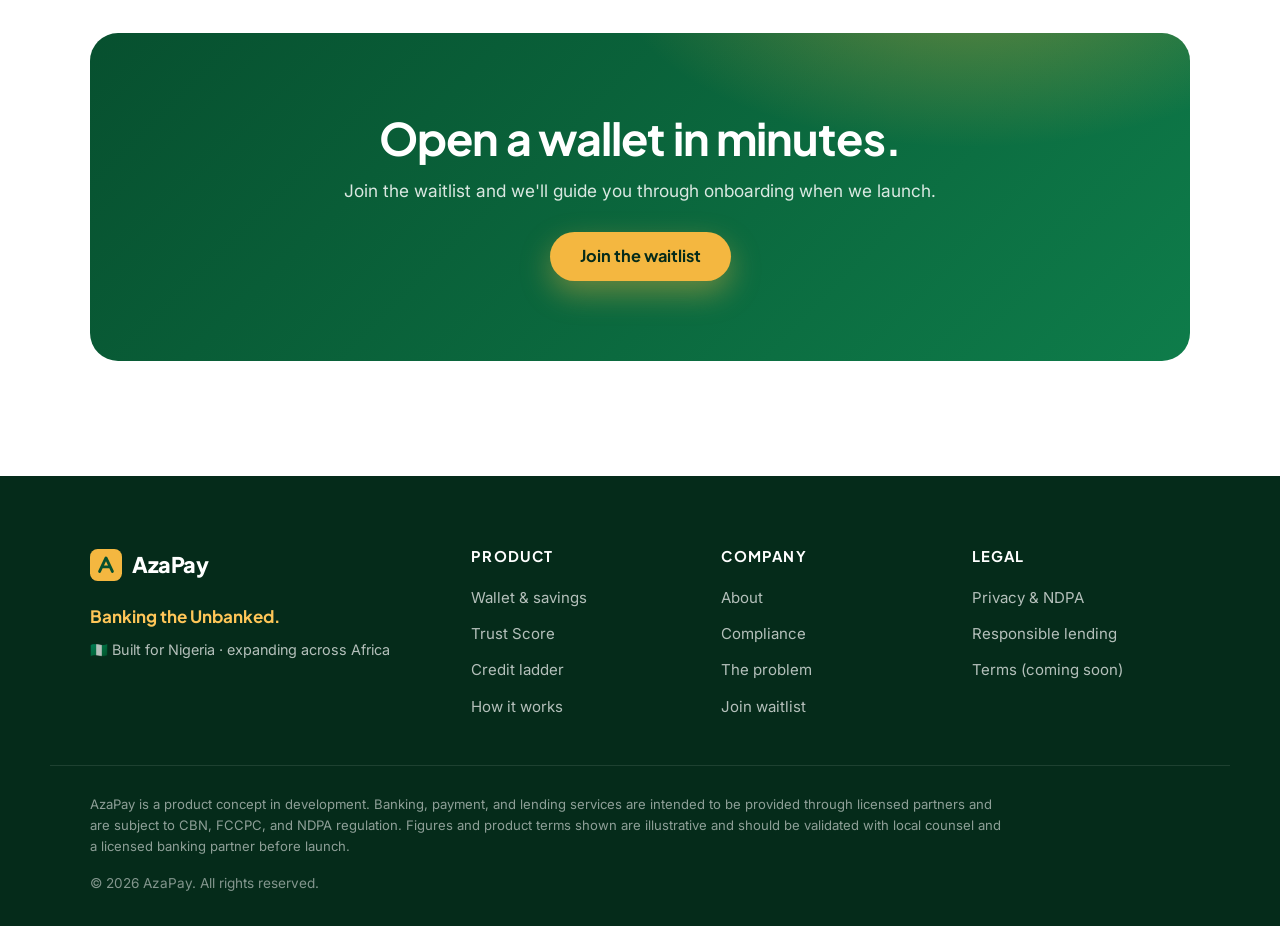
<file: how-it-works.html>
<!DOCTYPE html>
<html lang="en">
<head>
  <meta charset="UTF-8" />
  <meta name="viewport" content="width=device-width, initial-scale=1.0" />
  <meta name="theme-color" content="#07502F" />
  <title>How It Works — Tiered BVN/NIN Onboarding in Minutes | AzaPay</title>
  <meta name="description" content="Open an AzaPay wallet in minutes with tiered BVN/NIN onboarding, then move money on the rails Nigeria already trusts: NIBSS Instant Payments, USSD, NQR, AfriGo, and agent banking." />
  <meta name="author" content="AzaPay" />

  <link rel="canonical" href="https://azapay-website.vercel.app/how-it-works.html" />

  <meta property="og:type" content="website" />
  <meta property="og:url" content="https://azapay-website.vercel.app/how-it-works.html" />
  <meta property="og:title" content="How AzaPay works — verified in minutes, not weeks" />
  <meta property="og:description" content="Tiered BVN/NIN onboarding and the payment rails Nigeria already trusts." />
  <meta property="og:site_name" content="AzaPay" />
  <meta property="og:locale" content="en_NG" />
  <meta property="og:image" content="https://azapay-website.vercel.app/assets/og-cover.png" />
  <meta property="og:image:width" content="1200" />
  <meta property="og:image:height" content="630" />
  <meta property="og:image:alt" content="AzaPay — Banking the Unbanked" />

  <meta name="twitter:card" content="summary_large_image" />
  <meta name="twitter:title" content="How AzaPay works — verified in minutes, not weeks" />
  <meta name="twitter:description" content="Tiered BVN/NIN onboarding and the payment rails Nigeria already trusts." />
  <meta name="twitter:image" content="https://azapay-website.vercel.app/assets/og-cover.png" />
  <meta name="twitter:image:alt" content="AzaPay — Banking the Unbanked" />

  <link rel="icon" href="data:image/svg+xml,%3Csvg xmlns='http://www.w3.org/2000/svg' viewBox='0 0 100 100'%3E%3Crect width='100' height='100' rx='24' fill='%2307502F'/%3E%3Cpath d='M30 70 L50 28 L70 70 M38 56 L62 56' stroke='%23F4B740' stroke-width='9' stroke-linecap='round' stroke-linejoin='round' fill='none'/%3E%3C/svg%3E" />

  <link rel="preconnect" href="https://fonts.googleapis.com" />
  <link rel="preconnect" href="https://fonts.gstatic.com" crossorigin />
  <link href="https://fonts.googleapis.com/css2?family=Inter:wght@400;500;600&family=Plus+Jakarta+Sans:wght@500;600;700;800&display=swap" rel="stylesheet" />
  <link rel="stylesheet" href="styles.css" />
</head>
<body>
  <a class="skip-link" href="#main">Skip to content</a>

  <header class="nav" id="nav">
    <div class="container nav__inner">
      <a href="index.html" class="brand" aria-label="AzaPay home">
        <span class="brand__mark" aria-hidden="true">
          <svg viewBox="0 0 100 100" width="34" height="34">
            <rect width="100" height="100" rx="24" fill="#07502F"/>
            <path d="M30 70 L50 28 L70 70 M38 56 L62 56" stroke="#F4B740" stroke-width="9" stroke-linecap="round" stroke-linejoin="round" fill="none"/>
          </svg>
        </span>
        <span class="brand__name">AzaPay</span>
      </a>
      <nav class="nav__links" id="navLinks" aria-label="Primary">
        <a href="product.html">Product</a>
        <a href="trust-score.html">Trust Score</a>
        <a href="credit.html">Credit</a>
        <a href="how-it-works.html" aria-current="page">How it works</a>
        <a href="about.html">About</a>
        <a href="sandbox.html">Sandbox</a>
        <a href="waitlist.html" class="btn btn--primary btn--sm nav__cta">Join the waitlist</a>
      </nav>
      <button class="nav__toggle" id="navToggle" aria-expanded="false" aria-controls="navLinks" aria-label="Open menu">
        <span></span><span></span><span></span>
      </button>
    </div>
  </header>

  <main id="main" tabindex="-1">
    <section class="page-hero">
      <div class="container">
        <span class="eyebrow reveal">Getting started</span>
        <h1 class="reveal">Verified in minutes, not weeks</h1>
        <p class="page-hero__sub reveal">
          Nigeria's tiered KYC — anchored on BVN and NIN — is built for exactly the people
          banks leave behind. Open a wallet instantly, then unlock more as you verify.
        </p>
      </div>
    </section>

    <section class="section how section--top" id="how">
      <div class="container">
        <div class="how__steps">
          <div class="steps-col">
            <h2 class="steps__title">How onboarding works</h2>
            <ol class="steps">
            <li class="step reveal"><span class="step__n">1</span><div><h3>Sign up with your phone</h3><p>Verified by a one-time code (OTP). No paperwork.</p></div></li>
            <li class="step reveal"><span class="step__n">2</span><div><h3>Add your NIN or BVN</h3><p>We retrieve your identity electronically from NIMC or the NIBSS BVN database — done in minutes.</p></div></li>
            <li class="step reveal"><span class="step__n">3</span><div><h3>Quick liveness check</h3><p>A selfie matched against your verified record confirms it's really you.</p></div></li>
            <li class="step reveal"><span class="step__n">4</span><div><h3>Wallet opens instantly</h3><p>Start transacting on a Tier 1 wallet while higher tiers verify in the background.</p></div></li>
            <li class="step reveal"><span class="step__n">5</span><div><h3>Unlock more</h3><p>Add a second identifier and address to reach Tier 2 &amp; 3 — bigger payments and credit.</p></div></li>
          </ol>
          </div>

          <div class="tiers reveal">
            <h2 class="tiers__title">Three tiers of access</h2>
            <div class="tier">
              <div class="tier__badge">Tier 1</div>
              <div><b>BVN or NIN</b><p>Instant sign-up with low caps — get in fast.</p></div>
            </div>
            <div class="tier">
              <div class="tier__badge tier__badge--2">Tier 2</div>
              <div><b>BVN and NIN</b><p>Mid limits for regular daily use.</p></div>
            </div>
            <div class="tier">
              <div class="tier__badge tier__badge--3">Tier 3</div>
              <div><b>BVN, NIN + address</b><p>High limits for SME and credit users.</p></div>
            </div>
          </div>
        </div>

        <!-- Inclusion touches -->
        <div class="inclusion reveal">
          <span class="inclusion__icon" aria-hidden="true">🤝</span>
          <p><b>Built for everyone.</b> Full onboarding over <b>USSD</b> for feature phones, assisted sign-up through our <b>agent network</b>, and remote BVN enrolment for diaspora users sending money home.</p>
        </div>

        <!-- Rails -->
        <div class="rails">
          <p class="rails__label reveal">Money moves on the rails Nigeria already trusts</p>
          <div class="rails__row">
            <span class="rail reveal">NIBSS Instant Payments (NIP)</span>
            <span class="rail reveal">USSD</span>
            <span class="rail reveal">NQR codes</span>
            <span class="rail reveal">AfriGo card</span>
            <span class="rail reveal">Agent banking</span>
          </div>
          <p class="rails__sub reveal">
            We sit on top of these rails through a licensed deposit-taking partner, so your
            balance stays in regulated, insured accounts — not on AzaPay's balance sheet.
          </p>
        </div>
      </div>
    </section>

    <section class="section cta">
      <div class="container">
        <div class="cta__card reveal">
          <div class="cta__bg" aria-hidden="true"></div>
          <div class="cta__content">
            <h2>Open a wallet in minutes.</h2>
            <p>Join the waitlist and we'll guide you through onboarding when we launch.</p>
            <a href="waitlist.html" class="btn btn--gold btn--lg">Join the waitlist</a>
          </div>
        </div>
      </div>
    </section>
  </main>

  <footer class="footer">
    <div class="container footer__inner">
      <div class="footer__brand">
        <a href="index.html" class="brand brand--light" aria-label="AzaPay home">
          <span class="brand__mark" aria-hidden="true">
            <svg viewBox="0 0 100 100" width="32" height="32">
              <rect width="100" height="100" rx="24" fill="#F4B740"/>
              <path d="M30 70 L50 28 L70 70 M38 56 L62 56" stroke="#07502F" stroke-width="9" stroke-linecap="round" stroke-linejoin="round" fill="none"/>
            </svg>
          </span>
          <span class="brand__name">AzaPay</span>
        </a>
        <p class="footer__tag">Banking the Unbanked.</p>
        <p class="footer__loc"><span aria-hidden="true">🇳🇬</span> Built for Nigeria · expanding across Africa</p>
      </div>

      <nav class="footer__col" aria-label="Product">
        <h2>Product</h2>
        <a href="product.html">Wallet &amp; savings</a>
        <a href="trust-score.html">Trust Score</a>
        <a href="credit.html">Credit ladder</a>
        <a href="how-it-works.html">How it works</a>
      </nav>

      <nav class="footer__col" aria-label="Company">
        <h2>Company</h2>
        <a href="about.html">About</a>
        <a href="about.html#compliance">Compliance</a>
        <a href="index.html#problem">The problem</a>
        <a href="waitlist.html">Join waitlist</a>
      </nav>

      <nav class="footer__col" aria-label="Legal">
        <h2>Legal</h2>
        <a href="about.html#compliance">Privacy &amp; NDPA</a>
        <a href="credit.html#principles">Responsible lending</a>
        <a href="waitlist.html">Terms (coming soon)</a>
      </nav>
    </div>

    <div class="container footer__bottom">
      <p class="footer__disclaimer">
        AzaPay is a product concept in development. Banking, payment, and lending services
        are intended to be provided through licensed partners and are subject to CBN, FCCPC,
        and NDPA regulation. Figures and product terms shown are illustrative and should be
        validated with local counsel and a licensed banking partner before launch.
      </p>
      <p class="footer__copy">© <span id="year">2026</span> AzaPay. All rights reserved.</p>
    </div>
  </footer>

  <button class="to-top" id="toTop" aria-label="Back to top" hidden>↑</button>
  <script src="script.js" defer></script>
</body>
</html>
</file>
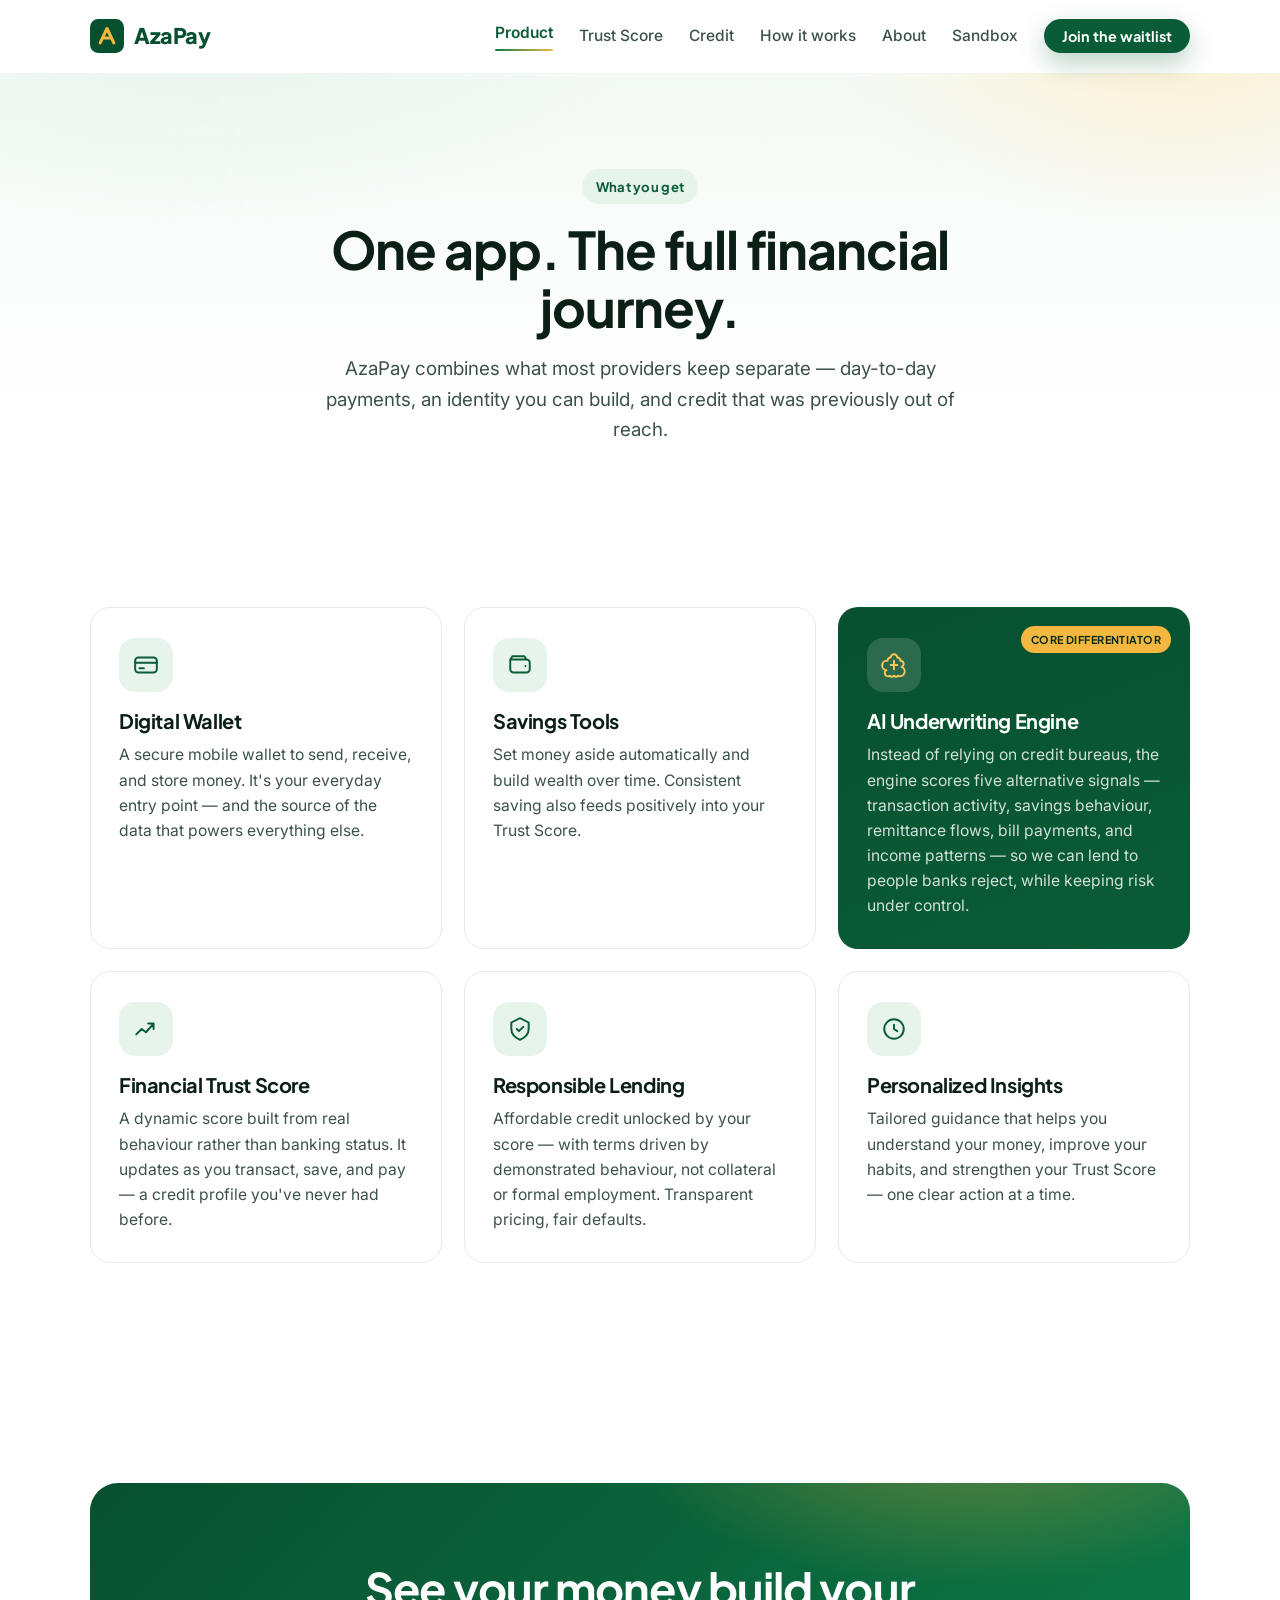
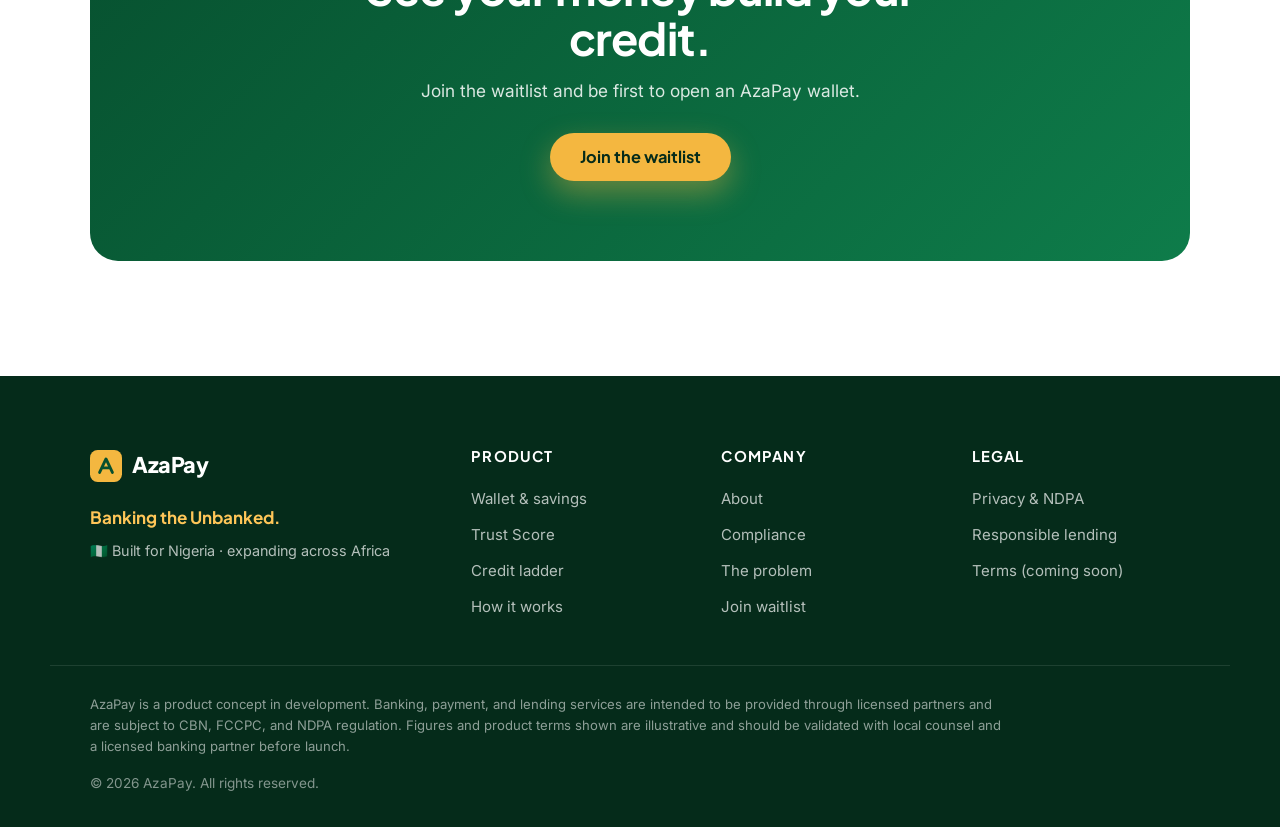
<file: product.html>
<!DOCTYPE html>
<html lang="en">
<head>
  <meta charset="UTF-8" />
  <meta name="viewport" content="width=device-width, initial-scale=1.0" />
  <meta name="theme-color" content="#07502F" />
  <title>Product — Wallet, Savings &amp; AI Underwriting | AzaPay</title>
  <meta name="description" content="AzaPay's product: a secure digital wallet, automated savings, an AI underwriting engine, a dynamic Financial Trust Score, responsible lending, and personalized financial insights." />
  <meta name="author" content="AzaPay" />

  <link rel="canonical" href="https://azapay-website.vercel.app/product.html" />

  <!-- Open Graph -->
  <meta property="og:type" content="website" />
  <meta property="og:url" content="https://azapay-website.vercel.app/product.html" />
  <meta property="og:title" content="AzaPay Product — one app, the full financial journey" />
  <meta property="og:description" content="Wallet, savings, AI underwriting, Trust Score, responsible lending, and insights — all in one app." />
  <meta property="og:site_name" content="AzaPay" />
  <meta property="og:locale" content="en_NG" />
  <meta property="og:image" content="https://azapay-website.vercel.app/assets/og-cover.png" />
  <meta property="og:image:width" content="1200" />
  <meta property="og:image:height" content="630" />
  <meta property="og:image:alt" content="AzaPay — Banking the Unbanked" />

  <!-- Twitter -->
  <meta name="twitter:card" content="summary_large_image" />
  <meta name="twitter:title" content="AzaPay Product — one app, the full financial journey" />
  <meta name="twitter:description" content="Wallet, savings, AI underwriting, Trust Score, responsible lending, and insights." />
  <meta name="twitter:image" content="https://azapay-website.vercel.app/assets/og-cover.png" />
  <meta name="twitter:image:alt" content="AzaPay — Banking the Unbanked" />

  <link rel="icon" href="data:image/svg+xml,%3Csvg xmlns='http://www.w3.org/2000/svg' viewBox='0 0 100 100'%3E%3Crect width='100' height='100' rx='24' fill='%2307502F'/%3E%3Cpath d='M30 70 L50 28 L70 70 M38 56 L62 56' stroke='%23F4B740' stroke-width='9' stroke-linecap='round' stroke-linejoin='round' fill='none'/%3E%3C/svg%3E" />

  <link rel="preconnect" href="https://fonts.googleapis.com" />
  <link rel="preconnect" href="https://fonts.gstatic.com" crossorigin />
  <link href="https://fonts.googleapis.com/css2?family=Inter:wght@400;500;600&family=Plus+Jakarta+Sans:wght@500;600;700;800&display=swap" rel="stylesheet" />
  <link rel="stylesheet" href="styles.css" />
</head>
<body>
  <a class="skip-link" href="#main">Skip to content</a>

  <header class="nav" id="nav">
    <div class="container nav__inner">
      <a href="index.html" class="brand" aria-label="AzaPay home">
        <span class="brand__mark" aria-hidden="true">
          <svg viewBox="0 0 100 100" width="34" height="34">
            <rect width="100" height="100" rx="24" fill="#07502F"/>
            <path d="M30 70 L50 28 L70 70 M38 56 L62 56" stroke="#F4B740" stroke-width="9" stroke-linecap="round" stroke-linejoin="round" fill="none"/>
          </svg>
        </span>
        <span class="brand__name">AzaPay</span>
      </a>
      <nav class="nav__links" id="navLinks" aria-label="Primary">
        <a href="product.html" aria-current="page">Product</a>
        <a href="trust-score.html">Trust Score</a>
        <a href="credit.html">Credit</a>
        <a href="how-it-works.html">How it works</a>
        <a href="about.html">About</a>
        <a href="sandbox.html">Sandbox</a>
        <a href="waitlist.html" class="btn btn--primary btn--sm nav__cta">Join the waitlist</a>
      </nav>
      <button class="nav__toggle" id="navToggle" aria-expanded="false" aria-controls="navLinks" aria-label="Open menu">
        <span></span><span></span><span></span>
      </button>
    </div>
  </header>

  <main id="main" tabindex="-1">
    <section class="page-hero">
      <div class="container">
        <span class="eyebrow reveal">What you get</span>
        <h1 class="reveal">One app. The full financial journey.</h1>
        <p class="page-hero__sub reveal">
          AzaPay combines what most providers keep separate — day-to-day payments, an
          identity you can build, and credit that was previously out of reach.
        </p>
      </div>
    </section>

    <section class="section features section--top" id="features">
      <div class="container">
        <h2 class="sr-only">Core features</h2>
        <div class="features__grid">
          <article class="fcard reveal">
            <div class="fcard__icon">
              <svg aria-hidden="true" focusable="false" viewBox="0 0 24 24" width="26" height="26" fill="none" stroke="currentColor" stroke-width="1.8" stroke-linecap="round" stroke-linejoin="round"><rect x="2" y="5" width="20" height="14" rx="3"/><path d="M2 10h20M6 15h4"/></svg>
            </div>
            <h3>Digital Wallet</h3>
            <p>A secure mobile wallet to send, receive, and store money. It's your everyday entry point — and the source of the data that powers everything else.</p>
          </article>

          <article class="fcard reveal">
            <div class="fcard__icon">
              <svg aria-hidden="true" focusable="false" viewBox="0 0 24 24" width="26" height="26" fill="none" stroke="currentColor" stroke-width="1.8" stroke-linecap="round" stroke-linejoin="round"><path d="M3 7h15a3 3 0 0 1 3 3v6a3 3 0 0 1-3 3H6a3 3 0 0 1-3-3V7zM3 7l2-3h11l2 3M17 13h.01"/></svg>
            </div>
            <h3>Savings Tools</h3>
            <p>Set money aside automatically and build wealth over time. Consistent saving also feeds positively into your Trust Score.</p>
          </article>

          <article class="fcard reveal fcard--feature">
            <span class="fcard__badge">Core differentiator</span>
            <div class="fcard__icon">
              <svg aria-hidden="true" focusable="false" viewBox="0 0 24 24" width="26" height="26" fill="none" stroke="currentColor" stroke-width="1.8" stroke-linecap="round" stroke-linejoin="round"><path d="M12 2a3 3 0 0 1 3 3 3 3 0 0 1 3 3 3 3 0 0 1 1 5.8A3 3 0 0 1 16 22a3 3 0 0 1-4 0 3 3 0 0 1-4 0 3 3 0 0 1-3-5.2A3 3 0 0 1 6 8a3 3 0 0 1 3-3 3 3 0 0 1 3-3zM12 8v8M9 12h6"/></svg>
            </div>
            <h3>AI Underwriting Engine</h3>
            <p>Instead of relying on credit bureaus, the engine scores five alternative signals — transaction activity, savings behaviour, remittance flows, bill payments, and income patterns — so we can lend to people banks reject, while keeping risk under control.</p>
          </article>

          <article class="fcard reveal">
            <div class="fcard__icon">
              <svg aria-hidden="true" focusable="false" viewBox="0 0 24 24" width="26" height="26" fill="none" stroke="currentColor" stroke-width="1.8" stroke-linecap="round" stroke-linejoin="round"><path d="M3 17l5-5 4 3 7-8M14 7h5v5"/></svg>
            </div>
            <h3>Financial Trust Score</h3>
            <p>A dynamic score built from real behaviour rather than banking status. It updates as you transact, save, and pay — a credit profile you've never had before.</p>
          </article>

          <article class="fcard reveal">
            <div class="fcard__icon">
              <svg aria-hidden="true" focusable="false" viewBox="0 0 24 24" width="26" height="26" fill="none" stroke="currentColor" stroke-width="1.8" stroke-linecap="round" stroke-linejoin="round"><path d="M12 2l8 4v6c0 5-3.5 8-8 10-4.5-2-8-5-8-10V6l8-4z"/><path d="M9 12l2 2 4-4"/></svg>
            </div>
            <h3>Responsible Lending</h3>
            <p>Affordable credit unlocked by your score — with terms driven by demonstrated behaviour, not collateral or formal employment. Transparent pricing, fair defaults.</p>
          </article>

          <article class="fcard reveal">
            <div class="fcard__icon">
              <svg aria-hidden="true" focusable="false" viewBox="0 0 24 24" width="26" height="26" fill="none" stroke="currentColor" stroke-width="1.8" stroke-linecap="round" stroke-linejoin="round"><circle cx="12" cy="12" r="9"/><path d="M12 8v4l3 2"/></svg>
            </div>
            <h3>Personalized Insights</h3>
            <p>Tailored guidance that helps you understand your money, improve your habits, and strengthen your Trust Score — one clear action at a time.</p>
          </article>
        </div>
      </div>
    </section>

    <section class="section cta">
      <div class="container">
        <div class="cta__card reveal">
          <div class="cta__bg" aria-hidden="true"></div>
          <div class="cta__content">
            <h2>See your money build your credit.</h2>
            <p>Join the waitlist and be first to open an AzaPay wallet.</p>
            <a href="waitlist.html" class="btn btn--gold btn--lg">Join the waitlist</a>
          </div>
        </div>
      </div>
    </section>
  </main>

  <footer class="footer">
    <div class="container footer__inner">
      <div class="footer__brand">
        <a href="index.html" class="brand brand--light" aria-label="AzaPay home">
          <span class="brand__mark" aria-hidden="true">
            <svg viewBox="0 0 100 100" width="32" height="32">
              <rect width="100" height="100" rx="24" fill="#F4B740"/>
              <path d="M30 70 L50 28 L70 70 M38 56 L62 56" stroke="#07502F" stroke-width="9" stroke-linecap="round" stroke-linejoin="round" fill="none"/>
            </svg>
          </span>
          <span class="brand__name">AzaPay</span>
        </a>
        <p class="footer__tag">Banking the Unbanked.</p>
        <p class="footer__loc"><span aria-hidden="true">🇳🇬</span> Built for Nigeria · expanding across Africa</p>
      </div>

      <nav class="footer__col" aria-label="Product">
        <h2>Product</h2>
        <a href="product.html">Wallet &amp; savings</a>
        <a href="trust-score.html">Trust Score</a>
        <a href="credit.html">Credit ladder</a>
        <a href="how-it-works.html">How it works</a>
      </nav>

      <nav class="footer__col" aria-label="Company">
        <h2>Company</h2>
        <a href="about.html">About</a>
        <a href="about.html#compliance">Compliance</a>
        <a href="index.html#problem">The problem</a>
        <a href="waitlist.html">Join waitlist</a>
      </nav>

      <nav class="footer__col" aria-label="Legal">
        <h2>Legal</h2>
        <a href="about.html#compliance">Privacy &amp; NDPA</a>
        <a href="credit.html#principles">Responsible lending</a>
        <a href="waitlist.html">Terms (coming soon)</a>
      </nav>
    </div>

    <div class="container footer__bottom">
      <p class="footer__disclaimer">
        AzaPay is a product concept in development. Banking, payment, and lending services
        are intended to be provided through licensed partners and are subject to CBN, FCCPC,
        and NDPA regulation. Figures and product terms shown are illustrative and should be
        validated with local counsel and a licensed banking partner before launch.
      </p>
      <p class="footer__copy">© <span id="year">2026</span> AzaPay. All rights reserved.</p>
    </div>
  </footer>

  <button class="to-top" id="toTop" aria-label="Back to top" hidden>↑</button>
  <script src="script.js" defer></script>
</body>
</html>
</file>
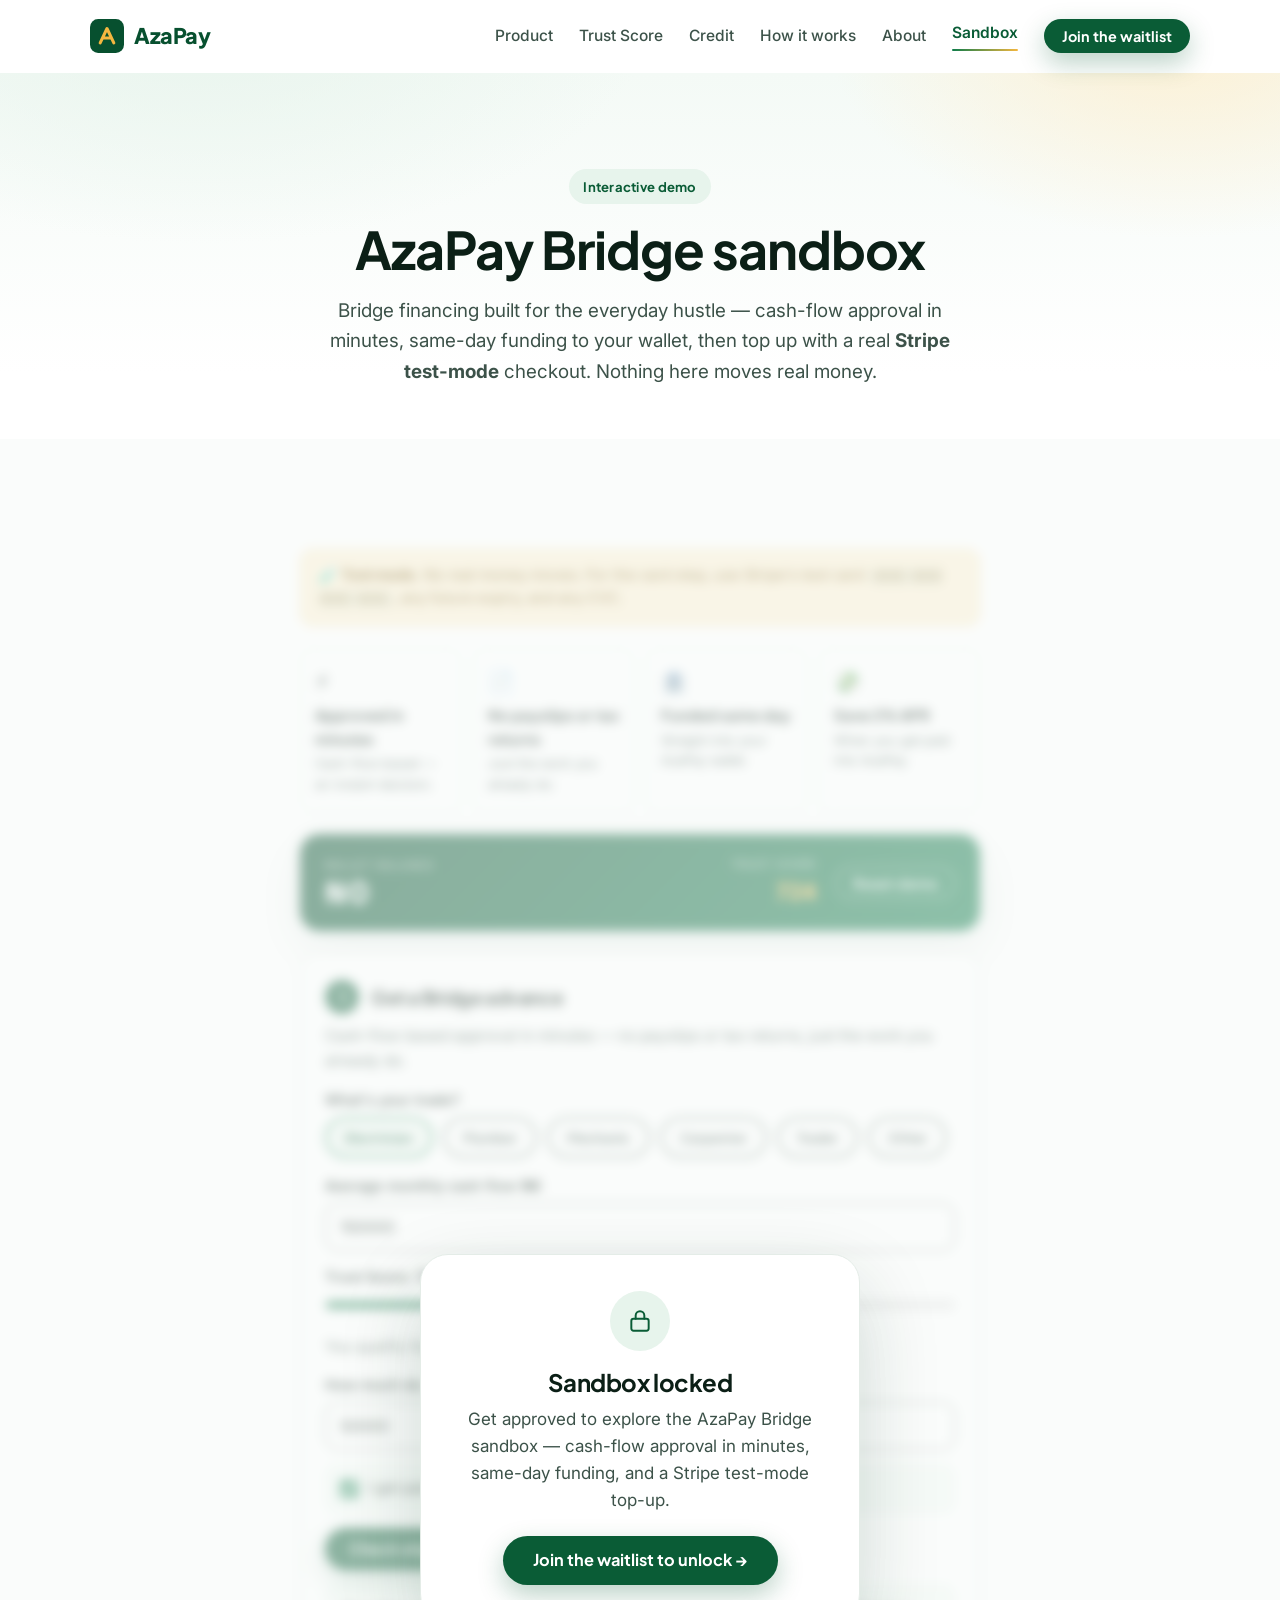
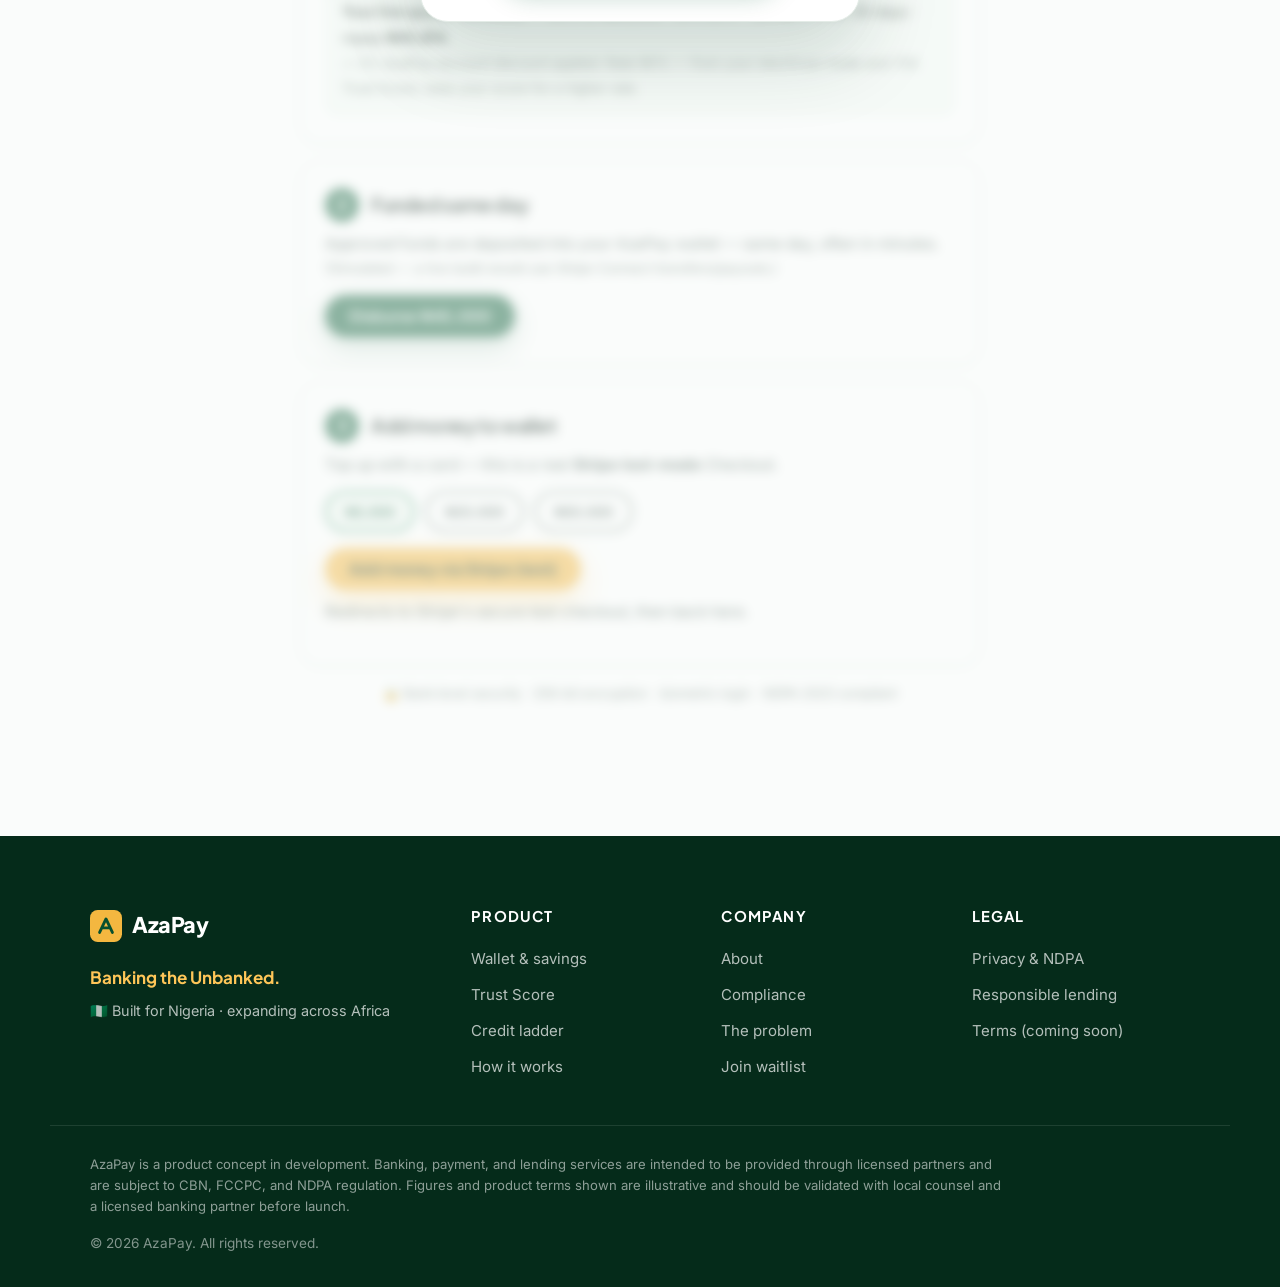
<file: sandbox.html>
<!DOCTYPE html>
<html lang="en">
<head>
  <meta charset="UTF-8" />
  <meta name="viewport" content="width=device-width, initial-scale=1.0" />
  <meta name="theme-color" content="#07502F" />
  <title>Bridge Sandbox — Stripe Test-Mode Simulation | AzaPay</title>
  <meta name="description" content="An interactive, test-mode simulation of AzaPay Bridge — cash-flow-based loan approval in minutes, same-day disbursement to your wallet, and adding money via a real Stripe test-mode Checkout. No real money moves." />
  <meta name="author" content="AzaPay" />
  <meta name="robots" content="noindex" />

  <link rel="canonical" href="https://azapay-website.vercel.app/sandbox.html" />

  <meta property="og:type" content="website" />
  <meta property="og:url" content="https://azapay-website.vercel.app/sandbox.html" />
  <meta property="og:title" content="AzaPay Bridge Sandbox" />
  <meta property="og:description" content="A test-mode simulation of cash-flow Bridge financing — approval in minutes, same-day funding, and a Stripe test-mode top-up." />
  <meta property="og:site_name" content="AzaPay" />
  <meta property="og:locale" content="en_NG" />
  <meta property="og:image" content="https://azapay-website.vercel.app/assets/og-cover.png" />
  <meta property="og:image:width" content="1200" />
  <meta property="og:image:height" content="630" />
  <meta property="og:image:alt" content="AzaPay — Banking the Unbanked" />

  <meta name="twitter:card" content="summary_large_image" />
  <meta name="twitter:title" content="AzaPay Bridge Sandbox" />
  <meta name="twitter:description" content="A test-mode simulation of cash-flow Bridge financing — approval in minutes, same-day funding." />
  <meta name="twitter:image" content="https://azapay-website.vercel.app/assets/og-cover.png" />
  <meta name="twitter:image:alt" content="AzaPay — Banking the Unbanked" />

  <link rel="icon" href="data:image/svg+xml,%3Csvg xmlns='http://www.w3.org/2000/svg' viewBox='0 0 100 100'%3E%3Crect width='100' height='100' rx='24' fill='%2307502F'/%3E%3Cpath d='M30 70 L50 28 L70 70 M38 56 L62 56' stroke='%23F4B740' stroke-width='9' stroke-linecap='round' stroke-linejoin='round' fill='none'/%3E%3C/svg%3E" />

  <link rel="preconnect" href="https://fonts.googleapis.com" />
  <link rel="preconnect" href="https://fonts.gstatic.com" crossorigin />
  <link href="https://fonts.googleapis.com/css2?family=Inter:wght@400;500;600&family=Plus+Jakarta+Sans:wght@500;600;700;800&display=swap" rel="stylesheet" />
  <link rel="stylesheet" href="styles.css" />
  <!-- Unlock the sandbox before first paint if the account was approved (no flash). -->
  <script>try{if(sessionStorage.getItem('azapay_approved')==='1')document.documentElement.classList.add('sbx-unlocked');}catch(e){}</script>
</head>
<body>
  <a class="skip-link" href="#main">Skip to content</a>

  <header class="nav" id="nav">
    <div class="container nav__inner">
      <a href="index.html" class="brand" aria-label="AzaPay home">
        <span class="brand__mark" aria-hidden="true">
          <svg viewBox="0 0 100 100" width="34" height="34">
            <rect width="100" height="100" rx="24" fill="#07502F"/>
            <path d="M30 70 L50 28 L70 70 M38 56 L62 56" stroke="#F4B740" stroke-width="9" stroke-linecap="round" stroke-linejoin="round" fill="none"/>
          </svg>
        </span>
        <span class="brand__name">AzaPay</span>
      </a>
      <nav class="nav__links" id="navLinks" aria-label="Primary">
        <a href="product.html">Product</a>
        <a href="trust-score.html">Trust Score</a>
        <a href="credit.html">Credit</a>
        <a href="how-it-works.html">How it works</a>
        <a href="about.html">About</a>
        <a href="sandbox.html" aria-current="page">Sandbox</a>
        <a href="waitlist.html" class="btn btn--primary btn--sm nav__cta">Join the waitlist</a>
      </nav>
      <button class="nav__toggle" id="navToggle" aria-expanded="false" aria-controls="navLinks" aria-label="Open menu">
        <span></span><span></span><span></span>
      </button>
    </div>
  </header>

  <main id="main" tabindex="-1">
    <section class="page-hero">
      <div class="container">
        <span class="eyebrow reveal">Interactive demo</span>
        <h1 class="reveal">AzaPay Bridge sandbox</h1>
        <p class="page-hero__sub reveal">
          Bridge financing built for the everyday hustle — cash-flow approval in minutes,
          same-day funding to your wallet, then top up with a real <strong>Stripe test-mode</strong>
          checkout. Nothing here moves real money.
        </p>
      </div>
    </section>

    <section class="section section--top sbx-section" id="sbxSection">
      <div class="container sbx" id="sbxBody" inert>
        <p class="sandbox-notice" role="note">
          <span aria-hidden="true">🧪</span> <strong>Test mode.</strong> No real money moves. For the card step, use Stripe's
          test card <code>4242 4242 4242 4242</code>, any future expiry, and any CVC.
        </p>

        <!-- Bridge feature highlights -->
        <div class="bridge-feats">
          <div class="bfeat"><span class="bfeat__i" aria-hidden="true">⚡</span><b>Approved in minutes</b><p>Cash-flow based — an instant decision.</p></div>
          <div class="bfeat"><span class="bfeat__i" aria-hidden="true">📄</span><b>No payslips or tax returns</b><p>Just the work you already do.</p></div>
          <div class="bfeat"><span class="bfeat__i" aria-hidden="true">🏦</span><b>Funded same day</b><p>Straight into your AzaPay wallet.</p></div>
          <div class="bfeat"><span class="bfeat__i" aria-hidden="true">💸</span><b>Save 2% APR</b><p>When you get paid into AzaPay.</p></div>
        </div>

        <div class="wallet-card">
          <div>
            <p class="wallet-card__label">Wallet balance</p>
            <p class="wallet-card__bal" id="balance">₦0</p>
          </div>
          <div class="wallet-card__score">
            <p class="wallet-card__label">Trust Score</p>
            <p class="wallet-card__scoreval" id="scoreVal">724</p>
          </div>
          <button class="btn btn--ghost btn--sm" id="resetBtn" type="button">Reset demo</button>
        </div>

        <div id="alert" class="sbx-alert info" role="status" aria-live="polite" hidden></div>

        <!-- Step 1: Bridge advance -->
        <article class="sbx-step" id="step1">
          <div class="sbx-step__head"><span class="sbx-step__n" aria-hidden="true">1</span><h2>Get a Bridge advance</h2></div>
          <p>Cash-flow based approval in minutes — no payslips or tax returns, just the work you already do.</p>

          <div class="sbx-field">
            <span id="tradeLabel">What's your trade?</span>
            <div class="amount-chips" id="tradeChips" role="group" aria-labelledby="tradeLabel">
              <button class="chip is-selected" data-trade="electrician" type="button" aria-pressed="true">Electrician</button>
              <button class="chip" data-trade="plumber" type="button" aria-pressed="false">Plumber</button>
              <button class="chip" data-trade="mechanic" type="button" aria-pressed="false">Mechanic</button>
              <button class="chip" data-trade="carpenter" type="button" aria-pressed="false">Carpenter</button>
              <button class="chip" data-trade="trader" type="button" aria-pressed="false">Trader</button>
              <button class="chip" data-trade="other" type="button" aria-pressed="false">Other</button>
            </div>
          </div>

          <label class="sbx-field" for="cashflow">
            <span>Average monthly cash flow (₦)</span>
            <input type="number" id="cashflow" min="0" step="5000" value="150000" inputmode="numeric" />
          </label>

          <label class="sbx-field" for="scoreRange">
            <span>Trust Score: <b id="scoreOut">724</b></span>
            <input type="range" id="scoreRange" min="300" max="850" step="1" value="724" />
          </label>

          <p class="sbx-elig" aria-live="polite" aria-atomic="true">You qualify for up to <b id="maxLimit">₦75,000</b> &middot; APR from <b id="aprPreview">22%</b></p>

          <label class="sbx-field" for="loanAmt">
            <span>How much do you need? (₦)</span>
            <input type="number" id="loanAmt" min="2000" step="1000" value="50000" inputmode="numeric" />
          </label>

          <label class="aza-toggle" for="azaToggle">
            <input type="checkbox" id="azaToggle" checked />
            <span>I get paid into my AzaPay wallet — <b>save 2% APR</b></span>
          </label>

          <button class="btn btn--primary" id="approveBtn" type="button">Check eligibility &amp; approve</button>
          <div class="sbx-terms" id="loanTerms" hidden></div>
        </article>

        <!-- Step 2: Same-day funding -->
        <article class="sbx-step" id="step2">
          <div class="sbx-step__head"><span class="sbx-step__n" aria-hidden="true">2</span><h2>Funded same day</h2></div>
          <p>Approved funds are deposited into your AzaPay wallet — same day, often in minutes.
            <span class="sbx-muted">(Simulated — a live build would use Stripe Connect transfers/payouts.)</span></p>
          <button class="btn btn--primary" id="disburseBtn" type="button" disabled>Disburse ₦0</button>
        </article>

        <!-- Step 3: Add money (Stripe) -->
        <article class="sbx-step" id="step3">
          <div class="sbx-step__head"><span class="sbx-step__n" aria-hidden="true">3</span><h2>Add money to wallet</h2></div>
          <p>Top up with a card — this is a real <strong>Stripe test-mode</strong> Checkout.</p>
          <div class="amount-chips" id="topupChips" role="group" aria-label="Top-up amount">
            <button class="chip is-selected" data-amt="5000" type="button" aria-pressed="true">₦5,000</button>
            <button class="chip" data-amt="20000" type="button" aria-pressed="false">₦20,000</button>
            <button class="chip" data-amt="50000" type="button" aria-pressed="false">₦50,000</button>
          </div>
          <button class="btn btn--gold" id="topupBtn" type="button">Add money via Stripe (test)</button>
          <p class="sbx-muted" style="margin-top:10px">Redirects to Stripe's secure test checkout, then back here.</p>
        </article>

        <p class="sbx-security"><span aria-hidden="true">🔒</span> Bank-level security · 256-bit encryption · biometric login · NDPA 2023 compliant</p>

        <noscript><p class="sbx-muted">This interactive sandbox needs JavaScript enabled.</p></noscript>
      </div>

      <!-- Locked until the account is approved via the waitlist flow -->
      <div class="sbx-gate" id="sbxGate">
        <div class="sbx-gate__card">
          <span class="sbx-gate__lock" aria-hidden="true">
            <svg viewBox="0 0 24 24" width="26" height="26" fill="none" stroke="currentColor" stroke-width="1.8" stroke-linecap="round" stroke-linejoin="round"><rect x="4" y="10" width="16" height="11" rx="2"/><path d="M8 10V7a4 4 0 0 1 8 0v3"/></svg>
          </span>
          <h2>Sandbox locked</h2>
          <p>Get approved to explore the AzaPay Bridge sandbox — cash-flow approval in minutes, same-day funding, and a Stripe test-mode top-up.</p>
          <a class="btn btn--primary btn--lg" href="waitlist.html">Join the waitlist to unlock →</a>
        </div>
      </div>
    </section>
  </main>

  <footer class="footer">
    <div class="container footer__inner">
      <div class="footer__brand">
        <a href="index.html" class="brand brand--light" aria-label="AzaPay home">
          <span class="brand__mark" aria-hidden="true">
            <svg viewBox="0 0 100 100" width="32" height="32">
              <rect width="100" height="100" rx="24" fill="#F4B740"/>
              <path d="M30 70 L50 28 L70 70 M38 56 L62 56" stroke="#07502F" stroke-width="9" stroke-linecap="round" stroke-linejoin="round" fill="none"/>
            </svg>
          </span>
          <span class="brand__name">AzaPay</span>
        </a>
        <p class="footer__tag">Banking the Unbanked.</p>
        <p class="footer__loc"><span aria-hidden="true">🇳🇬</span> Built for Nigeria · expanding across Africa</p>
      </div>

      <nav class="footer__col" aria-label="Product">
        <h2>Product</h2>
        <a href="product.html">Wallet &amp; savings</a>
        <a href="trust-score.html">Trust Score</a>
        <a href="credit.html">Credit ladder</a>
        <a href="how-it-works.html">How it works</a>
      </nav>

      <nav class="footer__col" aria-label="Company">
        <h2>Company</h2>
        <a href="about.html">About</a>
        <a href="about.html#compliance">Compliance</a>
        <a href="index.html#problem">The problem</a>
        <a href="waitlist.html">Join waitlist</a>
      </nav>

      <nav class="footer__col" aria-label="Legal">
        <h2>Legal</h2>
        <a href="about.html#compliance">Privacy &amp; NDPA</a>
        <a href="credit.html#principles">Responsible lending</a>
        <a href="waitlist.html">Terms (coming soon)</a>
      </nav>
    </div>

    <div class="container footer__bottom">
      <p class="footer__disclaimer">
        AzaPay is a product concept in development. Banking, payment, and lending services
        are intended to be provided through licensed partners and are subject to CBN, FCCPC,
        and NDPA regulation. Figures and product terms shown are illustrative and should be
        validated with local counsel and a licensed banking partner before launch.
      </p>
      <p class="footer__copy">© <span id="year">2026</span> AzaPay. All rights reserved.</p>
    </div>
  </footer>

  <button class="to-top" id="toTop" aria-label="Back to top" hidden>↑</button>
  <script src="script.js" defer></script>
  <script src="sandbox.js" defer></script>
</body>
</html>
</file>
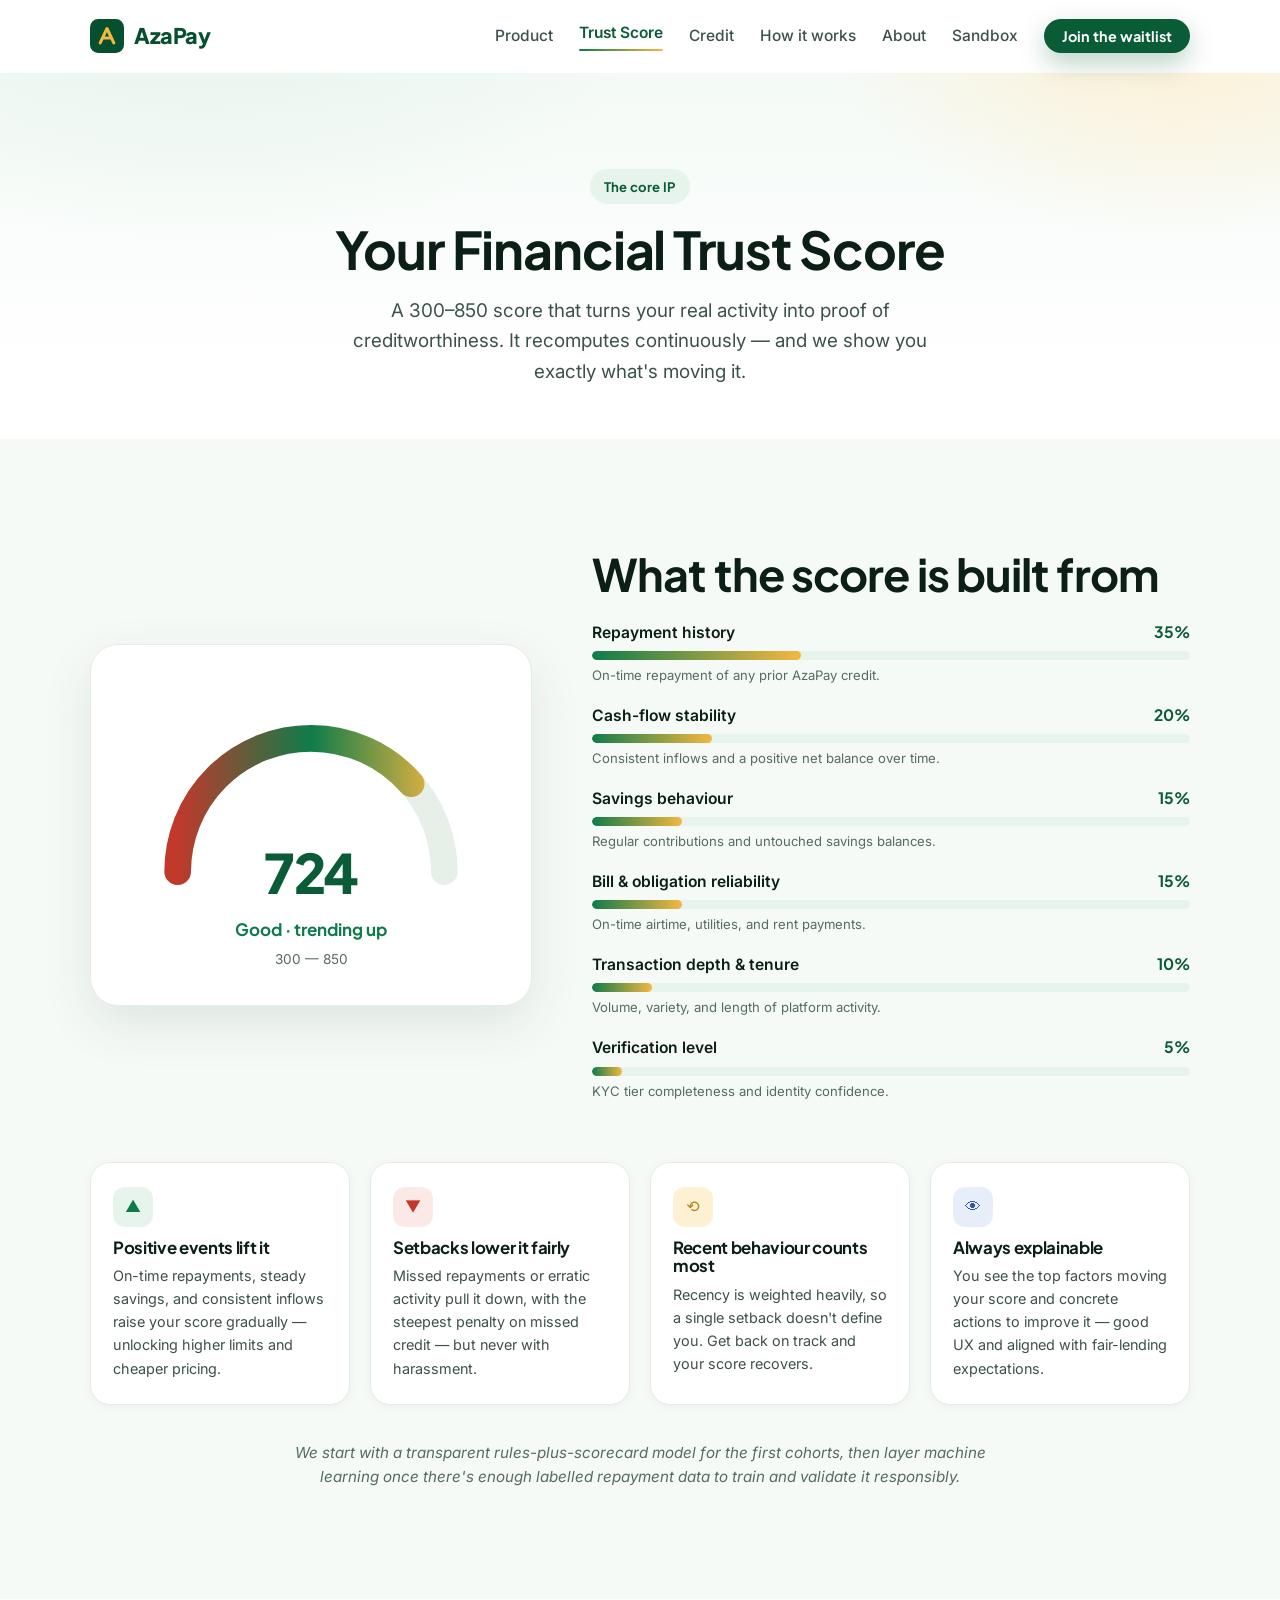
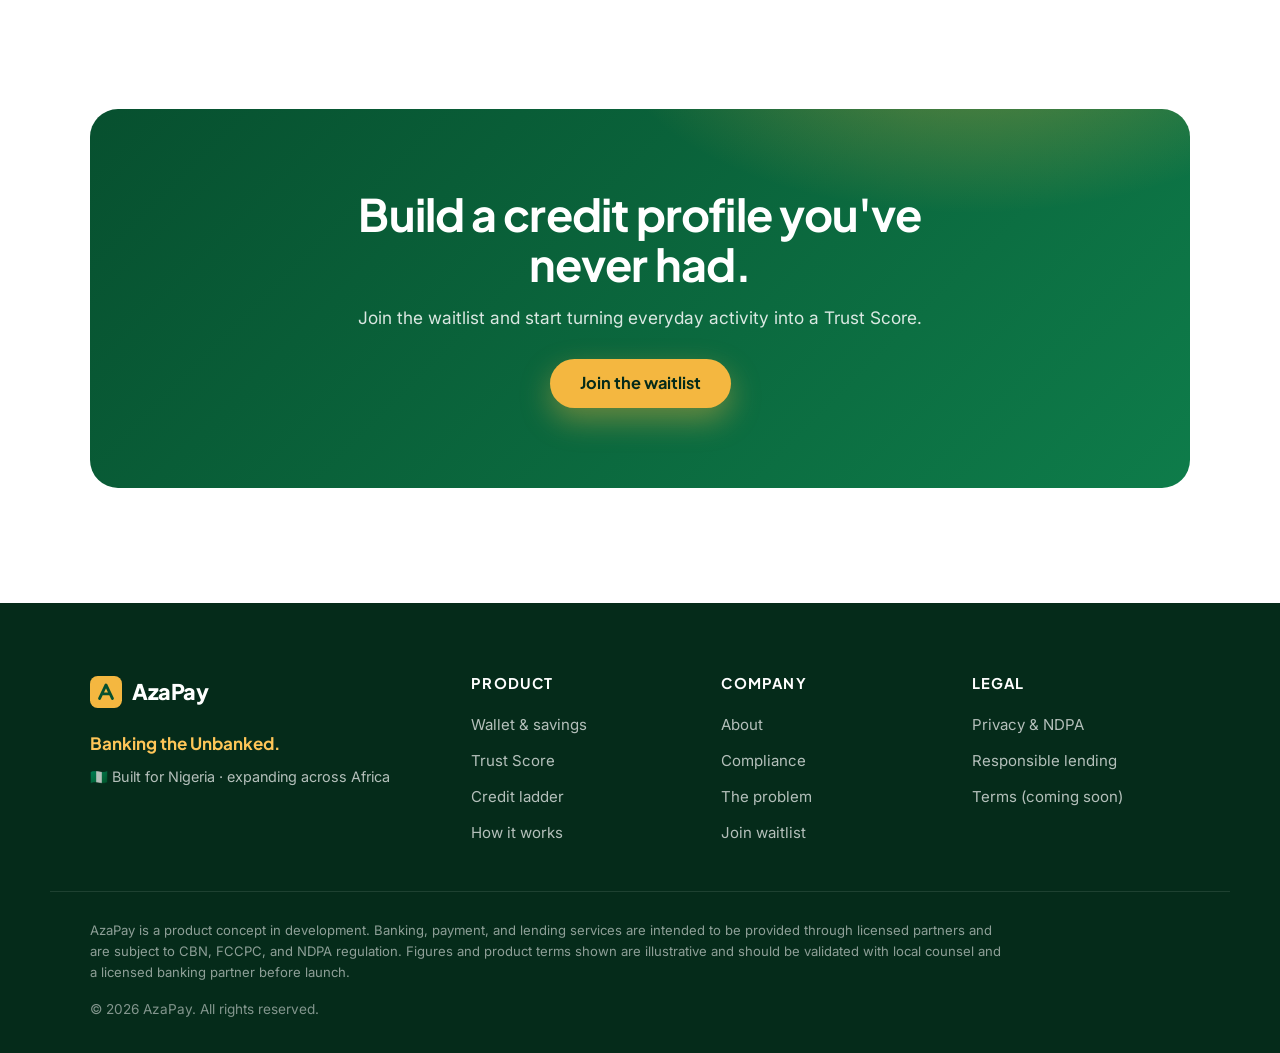
<file: trust-score.html>
<!DOCTYPE html>
<html lang="en">
<head>
  <meta charset="UTF-8" />
  <meta name="viewport" content="width=device-width, initial-scale=1.0" />
  <meta name="theme-color" content="#07502F" />
  <title>Financial Trust Score — Credit from Real Behaviour | AzaPay</title>
  <meta name="description" content="The AzaPay Financial Trust Score is a 300–850 score built from your real behaviour — repayment, cash flow, savings, bills, and tenure — recomputed continuously and fully explainable." />
  <meta name="author" content="AzaPay" />

  <link rel="canonical" href="https://azapay-website.vercel.app/trust-score.html" />

  <meta property="og:type" content="website" />
  <meta property="og:url" content="https://azapay-website.vercel.app/trust-score.html" />
  <meta property="og:title" content="Your Financial Trust Score — AzaPay" />
  <meta property="og:description" content="A 300–850 score that turns your real activity into proof of creditworthiness." />
  <meta property="og:site_name" content="AzaPay" />
  <meta property="og:locale" content="en_NG" />
  <meta property="og:image" content="https://azapay-website.vercel.app/assets/og-cover.png" />
  <meta property="og:image:width" content="1200" />
  <meta property="og:image:height" content="630" />
  <meta property="og:image:alt" content="AzaPay — Banking the Unbanked" />

  <meta name="twitter:card" content="summary_large_image" />
  <meta name="twitter:title" content="Your Financial Trust Score — AzaPay" />
  <meta name="twitter:description" content="A 300–850 score that turns your real activity into proof of creditworthiness." />
  <meta name="twitter:image" content="https://azapay-website.vercel.app/assets/og-cover.png" />
  <meta name="twitter:image:alt" content="AzaPay — Banking the Unbanked" />

  <link rel="icon" href="data:image/svg+xml,%3Csvg xmlns='http://www.w3.org/2000/svg' viewBox='0 0 100 100'%3E%3Crect width='100' height='100' rx='24' fill='%2307502F'/%3E%3Cpath d='M30 70 L50 28 L70 70 M38 56 L62 56' stroke='%23F4B740' stroke-width='9' stroke-linecap='round' stroke-linejoin='round' fill='none'/%3E%3C/svg%3E" />

  <link rel="preconnect" href="https://fonts.googleapis.com" />
  <link rel="preconnect" href="https://fonts.gstatic.com" crossorigin />
  <link href="https://fonts.googleapis.com/css2?family=Inter:wght@400;500;600&family=Plus+Jakarta+Sans:wght@500;600;700;800&display=swap" rel="stylesheet" />
  <link rel="stylesheet" href="styles.css" />
</head>
<body>
  <a class="skip-link" href="#main">Skip to content</a>

  <header class="nav" id="nav">
    <div class="container nav__inner">
      <a href="index.html" class="brand" aria-label="AzaPay home">
        <span class="brand__mark" aria-hidden="true">
          <svg viewBox="0 0 100 100" width="34" height="34">
            <rect width="100" height="100" rx="24" fill="#07502F"/>
            <path d="M30 70 L50 28 L70 70 M38 56 L62 56" stroke="#F4B740" stroke-width="9" stroke-linecap="round" stroke-linejoin="round" fill="none"/>
          </svg>
        </span>
        <span class="brand__name">AzaPay</span>
      </a>
      <nav class="nav__links" id="navLinks" aria-label="Primary">
        <a href="product.html">Product</a>
        <a href="trust-score.html" aria-current="page">Trust Score</a>
        <a href="credit.html">Credit</a>
        <a href="how-it-works.html">How it works</a>
        <a href="about.html">About</a>
        <a href="sandbox.html">Sandbox</a>
        <a href="waitlist.html" class="btn btn--primary btn--sm nav__cta">Join the waitlist</a>
      </nav>
      <button class="nav__toggle" id="navToggle" aria-expanded="false" aria-controls="navLinks" aria-label="Open menu">
        <span></span><span></span><span></span>
      </button>
    </div>
  </header>

  <main id="main" tabindex="-1">
    <section class="page-hero">
      <div class="container">
        <span class="eyebrow reveal">The core IP</span>
        <h1 class="reveal">Your Financial Trust Score</h1>
        <p class="page-hero__sub reveal">
          A 300–850 score that turns your real activity into proof of creditworthiness.
          It recomputes continuously — and we show you exactly what's moving it.
        </p>
      </div>
    </section>

    <section class="section trust section--top" id="trust">
      <div class="container">
        <div class="trust__layout">
          <!-- Gauge -->
          <div class="trust__gauge reveal">
            <svg viewBox="0 0 240 150" class="gauge" role="img" aria-label="Trust Score gauge showing 724 out of 850, rated Good">
              <path d="M20 140 A100 100 0 0 1 220 140" fill="none" stroke="#e7efe9" stroke-width="20" stroke-linecap="round"/>
              <path id="gaugeArc" d="M20 140 A100 100 0 0 1 220 140" fill="none" stroke="url(#gaugeGrad)" stroke-width="20" stroke-linecap="round" stroke-dasharray="314" stroke-dashoffset="314"/>
              <defs>
                <linearGradient id="gaugeGrad" x1="0" y1="0" x2="1" y2="0">
                  <stop offset="0" stop-color="#C0392B"/>
                  <stop offset="0.5" stop-color="#0E7C4A"/>
                  <stop offset="1" stop-color="#F4B740"/>
                </linearGradient>
              </defs>
            </svg>
            <div class="gauge__center">
              <p class="gauge__num"><span class="count" data-target="724" data-duration="1600">724</span></p>
              <p class="gauge__rating">Good · trending up</p>
              <p class="gauge__scale">300 — 850</p>
            </div>
          </div>

          <!-- Signal weights -->
          <div class="trust__signals reveal">
            <h2 class="trust__signals-title">What the score is built from</h2>
            <ul class="weights" aria-label="Trust Score signal weighting">
              <li class="weight">
                <div class="weight__top"><span>Repayment history</span><b>35%</b></div>
                <div class="bar"><i style="--w:35%"></i></div>
                <small>On-time repayment of any prior AzaPay credit.</small>
              </li>
              <li class="weight">
                <div class="weight__top"><span>Cash-flow stability</span><b>20%</b></div>
                <div class="bar"><i style="--w:20%"></i></div>
                <small>Consistent inflows and a positive net balance over time.</small>
              </li>
              <li class="weight">
                <div class="weight__top"><span>Savings behaviour</span><b>15%</b></div>
                <div class="bar"><i style="--w:15%"></i></div>
                <small>Regular contributions and untouched savings balances.</small>
              </li>
              <li class="weight">
                <div class="weight__top"><span>Bill &amp; obligation reliability</span><b>15%</b></div>
                <div class="bar"><i style="--w:15%"></i></div>
                <small>On-time airtime, utilities, and rent payments.</small>
              </li>
              <li class="weight">
                <div class="weight__top"><span>Transaction depth &amp; tenure</span><b>10%</b></div>
                <div class="bar"><i style="--w:10%"></i></div>
                <small>Volume, variety, and length of platform activity.</small>
              </li>
              <li class="weight">
                <div class="weight__top"><span>Verification level</span><b>5%</b></div>
                <div class="bar"><i style="--w:5%"></i></div>
                <small>KYC tier completeness and identity confidence.</small>
              </li>
            </ul>
          </div>
        </div>

        <!-- How scores move -->
        <div class="trust__moves">
          <article class="move reveal">
            <span class="move__icon up" aria-hidden="true">▲</span>
            <h3>Positive events lift it</h3>
            <p>On-time repayments, steady savings, and consistent inflows raise your score gradually — unlocking higher limits and cheaper pricing.</p>
          </article>
          <article class="move reveal">
            <span class="move__icon down" aria-hidden="true">▼</span>
            <h3>Setbacks lower it fairly</h3>
            <p>Missed repayments or erratic activity pull it down, with the steepest penalty on missed credit — but never with harassment.</p>
          </article>
          <article class="move reveal">
            <span class="move__icon time" aria-hidden="true">⟲</span>
            <h3>Recent behaviour counts most</h3>
            <p>Recency is weighted heavily, so a single setback doesn't define you. Get back on track and your score recovers.</p>
          </article>
          <article class="move reveal">
            <span class="move__icon eye" aria-hidden="true">👁</span>
            <h3>Always explainable</h3>
            <p>You see the top factors moving your score and concrete actions to improve it — good UX and aligned with fair-lending expectations.</p>
          </article>
        </div>

        <p class="trust__note reveal">
          We start with a transparent rules-plus-scorecard model for the first cohorts,
          then layer machine learning once there's enough labelled repayment data to train
          and validate it responsibly.
        </p>
      </div>
    </section>

    <section class="section cta">
      <div class="container">
        <div class="cta__card reveal">
          <div class="cta__bg" aria-hidden="true"></div>
          <div class="cta__content">
            <h2>Build a credit profile you've never had.</h2>
            <p>Join the waitlist and start turning everyday activity into a Trust Score.</p>
            <a href="waitlist.html" class="btn btn--gold btn--lg">Join the waitlist</a>
          </div>
        </div>
      </div>
    </section>
  </main>

  <footer class="footer">
    <div class="container footer__inner">
      <div class="footer__brand">
        <a href="index.html" class="brand brand--light" aria-label="AzaPay home">
          <span class="brand__mark" aria-hidden="true">
            <svg viewBox="0 0 100 100" width="32" height="32">
              <rect width="100" height="100" rx="24" fill="#F4B740"/>
              <path d="M30 70 L50 28 L70 70 M38 56 L62 56" stroke="#07502F" stroke-width="9" stroke-linecap="round" stroke-linejoin="round" fill="none"/>
            </svg>
          </span>
          <span class="brand__name">AzaPay</span>
        </a>
        <p class="footer__tag">Banking the Unbanked.</p>
        <p class="footer__loc"><span aria-hidden="true">🇳🇬</span> Built for Nigeria · expanding across Africa</p>
      </div>

      <nav class="footer__col" aria-label="Product">
        <h2>Product</h2>
        <a href="product.html">Wallet &amp; savings</a>
        <a href="trust-score.html">Trust Score</a>
        <a href="credit.html">Credit ladder</a>
        <a href="how-it-works.html">How it works</a>
      </nav>

      <nav class="footer__col" aria-label="Company">
        <h2>Company</h2>
        <a href="about.html">About</a>
        <a href="about.html#compliance">Compliance</a>
        <a href="index.html#problem">The problem</a>
        <a href="waitlist.html">Join waitlist</a>
      </nav>

      <nav class="footer__col" aria-label="Legal">
        <h2>Legal</h2>
        <a href="about.html#compliance">Privacy &amp; NDPA</a>
        <a href="credit.html#principles">Responsible lending</a>
        <a href="waitlist.html">Terms (coming soon)</a>
      </nav>
    </div>

    <div class="container footer__bottom">
      <p class="footer__disclaimer">
        AzaPay is a product concept in development. Banking, payment, and lending services
        are intended to be provided through licensed partners and are subject to CBN, FCCPC,
        and NDPA regulation. Figures and product terms shown are illustrative and should be
        validated with local counsel and a licensed banking partner before launch.
      </p>
      <p class="footer__copy">© <span id="year">2026</span> AzaPay. All rights reserved.</p>
    </div>
  </footer>

  <button class="to-top" id="toTop" aria-label="Back to top" hidden>↑</button>
  <script src="script.js" defer></script>
</body>
</html>
</file>
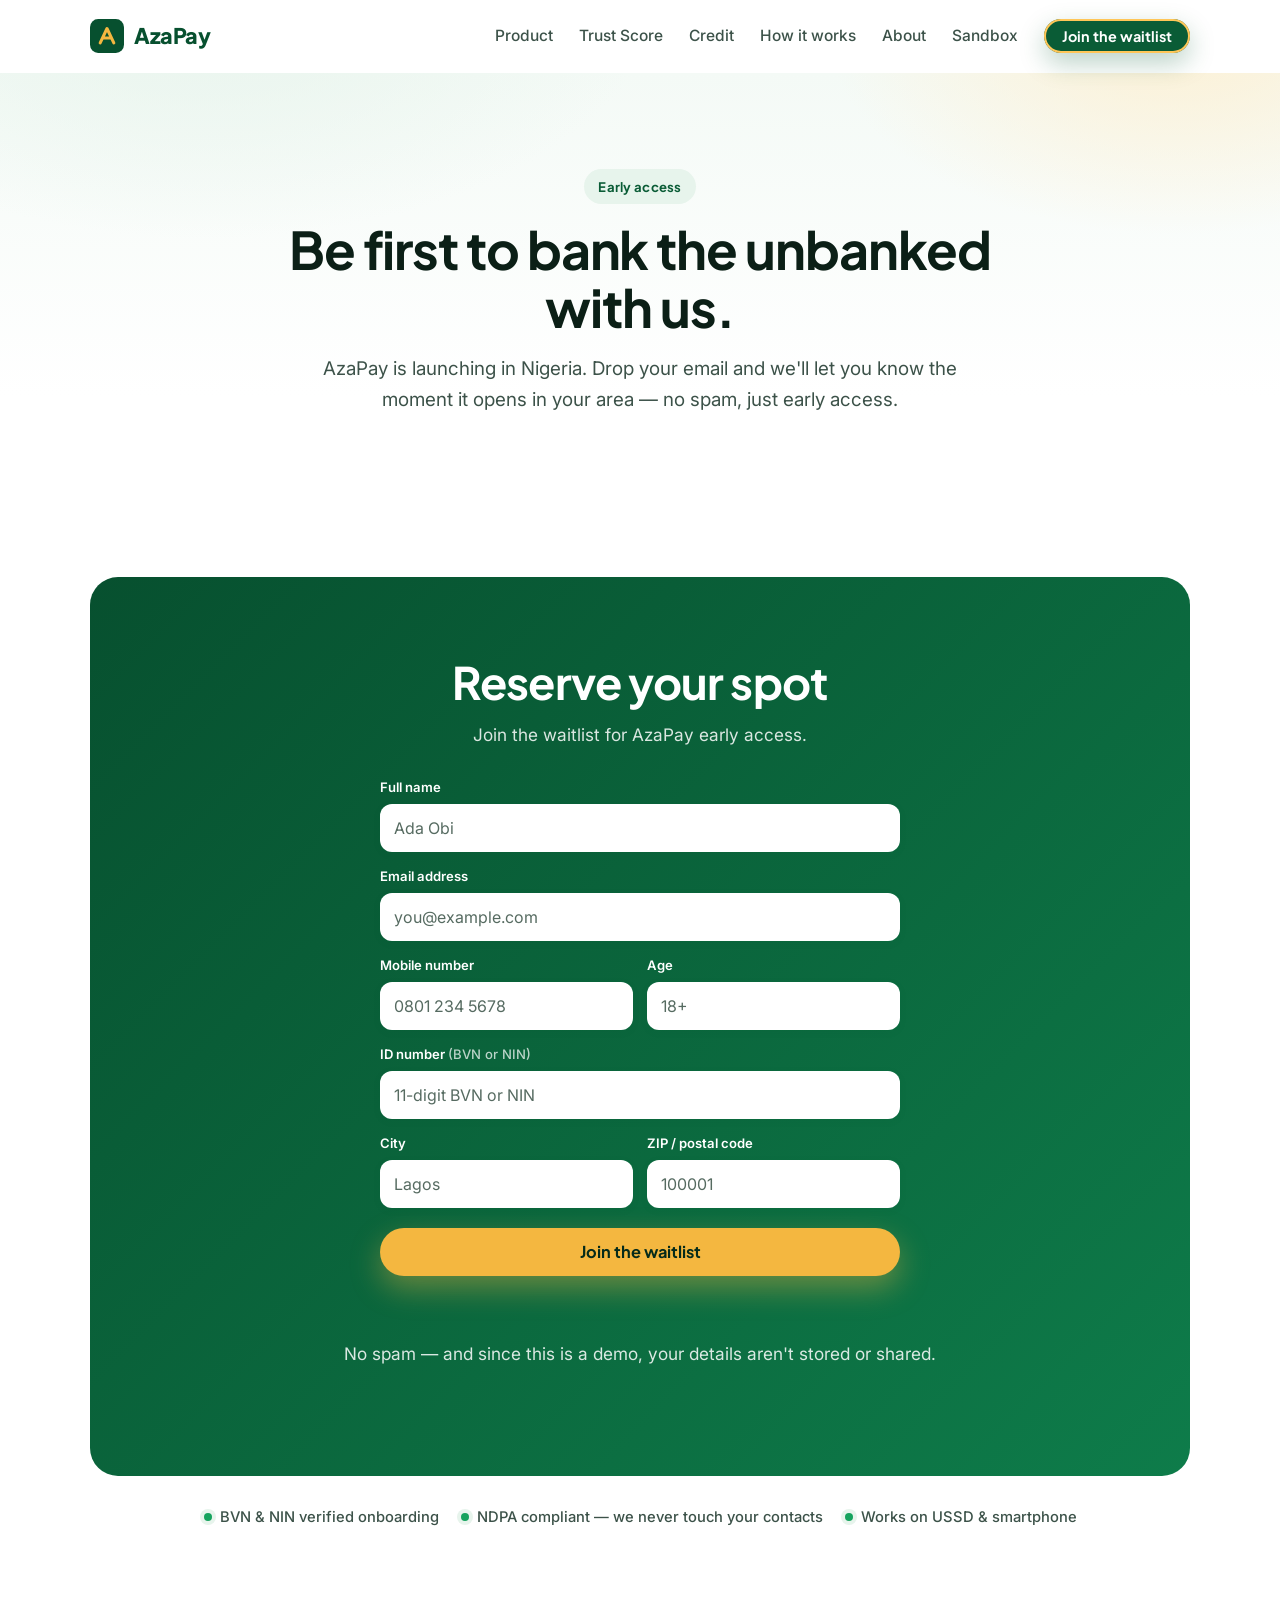
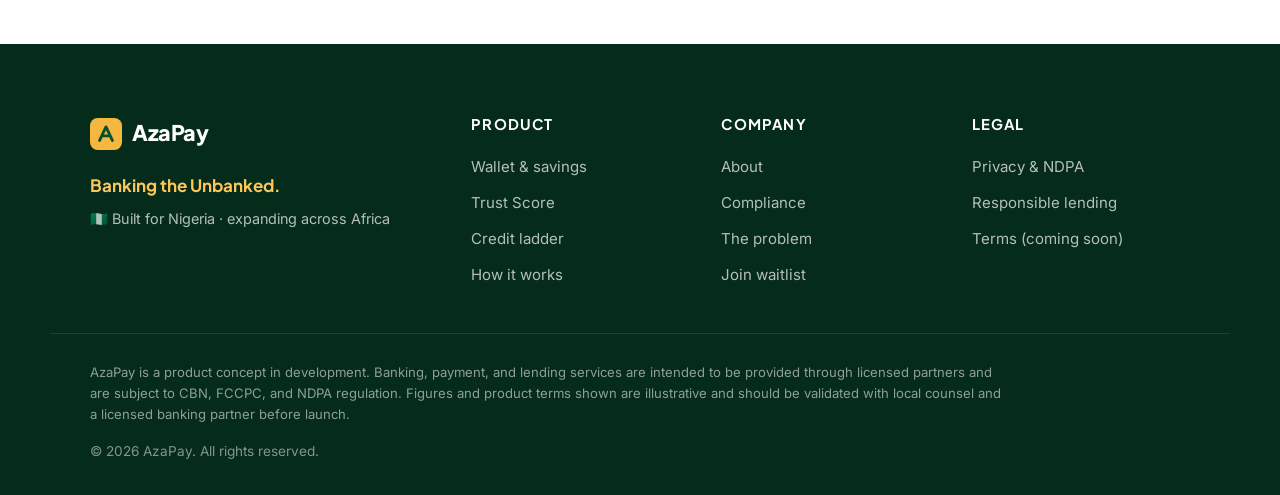
<file: waitlist.html>
<!DOCTYPE html>
<html lang="en">
<head>
  <meta charset="UTF-8" />
  <meta name="viewport" content="width=device-width, initial-scale=1.0" />
  <meta name="theme-color" content="#07502F" />
  <title>Join the Waitlist | AzaPay</title>
  <meta name="description" content="Join the AzaPay waitlist and be first to know the moment digital banking and AI-powered credit for unbanked Nigerians opens in your area." />
  <meta name="author" content="AzaPay" />

  <link rel="canonical" href="https://azapay-website.vercel.app/waitlist.html" />

  <meta property="og:type" content="website" />
  <meta property="og:url" content="https://azapay-website.vercel.app/waitlist.html" />
  <meta property="og:title" content="Join the AzaPay waitlist" />
  <meta property="og:description" content="Be first to know the moment AzaPay opens in your area." />
  <meta property="og:site_name" content="AzaPay" />
  <meta property="og:locale" content="en_NG" />
  <meta property="og:image" content="https://azapay-website.vercel.app/assets/og-cover.png" />
  <meta property="og:image:width" content="1200" />
  <meta property="og:image:height" content="630" />
  <meta property="og:image:alt" content="AzaPay — Banking the Unbanked" />

  <meta name="twitter:card" content="summary_large_image" />
  <meta name="twitter:title" content="Join the AzaPay waitlist" />
  <meta name="twitter:description" content="Be first to know the moment AzaPay opens in your area." />
  <meta name="twitter:image" content="https://azapay-website.vercel.app/assets/og-cover.png" />
  <meta name="twitter:image:alt" content="AzaPay — Banking the Unbanked" />

  <link rel="icon" href="data:image/svg+xml,%3Csvg xmlns='http://www.w3.org/2000/svg' viewBox='0 0 100 100'%3E%3Crect width='100' height='100' rx='24' fill='%2307502F'/%3E%3Cpath d='M30 70 L50 28 L70 70 M38 56 L62 56' stroke='%23F4B740' stroke-width='9' stroke-linecap='round' stroke-linejoin='round' fill='none'/%3E%3C/svg%3E" />

  <link rel="preconnect" href="https://fonts.googleapis.com" />
  <link rel="preconnect" href="https://fonts.gstatic.com" crossorigin />
  <link href="https://fonts.googleapis.com/css2?family=Inter:wght@400;500;600&family=Plus+Jakarta+Sans:wght@500;600;700;800&display=swap" rel="stylesheet" />
  <link rel="stylesheet" href="styles.css" />
</head>
<body>
  <a class="skip-link" href="#main">Skip to content</a>

  <header class="nav" id="nav">
    <div class="container nav__inner">
      <a href="index.html" class="brand" aria-label="AzaPay home">
        <span class="brand__mark" aria-hidden="true">
          <svg viewBox="0 0 100 100" width="34" height="34">
            <rect width="100" height="100" rx="24" fill="#07502F"/>
            <path d="M30 70 L50 28 L70 70 M38 56 L62 56" stroke="#F4B740" stroke-width="9" stroke-linecap="round" stroke-linejoin="round" fill="none"/>
          </svg>
        </span>
        <span class="brand__name">AzaPay</span>
      </a>
      <nav class="nav__links" id="navLinks" aria-label="Primary">
        <a href="product.html">Product</a>
        <a href="trust-score.html">Trust Score</a>
        <a href="credit.html">Credit</a>
        <a href="how-it-works.html">How it works</a>
        <a href="about.html">About</a>
        <a href="sandbox.html">Sandbox</a>
        <a href="waitlist.html" class="btn btn--primary btn--sm nav__cta" aria-current="page">Join the waitlist</a>
      </nav>
      <button class="nav__toggle" id="navToggle" aria-expanded="false" aria-controls="navLinks" aria-label="Open menu">
        <span></span><span></span><span></span>
      </button>
    </div>
  </header>

  <main id="main" tabindex="-1">
    <section class="page-hero">
      <div class="container">
        <span class="eyebrow reveal">Early access</span>
        <h1 class="reveal">Be first to bank the unbanked with us.</h1>
        <p class="page-hero__sub reveal">
          AzaPay is launching in Nigeria. Drop your email and we'll let you know the moment
          it opens in your area — no spam, just early access.
        </p>
      </div>
    </section>

    <section class="section cta section--top" id="waitlist">
      <div class="container">
        <div class="cta__card reveal">
          <div class="cta__bg" aria-hidden="true"></div>
          <div class="cta__content">
            <h2>Reserve your spot</h2>
            <p>Join the waitlist for AzaPay early access.</p>
            <form class="wl-form" id="waitlistForm" novalidate>
              <div class="wl-field wl-field--full">
                <label for="name">Full name</label>
                <input type="text" id="name" name="name" autocomplete="name" placeholder="Ada Obi" required />
              </div>
              <div class="wl-field wl-field--full">
                <label for="email">Email address</label>
                <input type="email" id="email" name="email" autocomplete="email" placeholder="you@example.com" aria-describedby="formNote" required />
              </div>
              <div class="wl-field">
                <label for="mobile">Mobile number</label>
                <input type="tel" id="mobile" name="mobile" autocomplete="tel" inputmode="tel" placeholder="0801 234 5678" pattern="[0-9+()\s\-]{7,20}" title="Enter a valid phone number" required />
              </div>
              <div class="wl-field">
                <label for="age">Age</label>
                <input type="number" id="age" name="age" inputmode="numeric" min="18" max="100" placeholder="18+" required />
              </div>
              <div class="wl-field wl-field--full">
                <label for="idNumber">ID number <span class="wl-hint">(BVN or NIN)</span></label>
                <input type="text" id="idNumber" name="idNumber" inputmode="numeric" pattern="\d{11}" title="Your 11-digit BVN or NIN" placeholder="11-digit BVN or NIN" required />
              </div>
              <div class="wl-field">
                <label for="city">City</label>
                <input type="text" id="city" name="city" autocomplete="address-level2" placeholder="Lagos" required />
              </div>
              <div class="wl-field">
                <label for="zip">ZIP / postal code</label>
                <input type="text" id="zip" name="zip" autocomplete="postal-code" inputmode="numeric" placeholder="100001" required />
              </div>
              <button type="submit" class="btn btn--gold btn--lg wl-form__submit">Join the waitlist</button>
            </form>
            <p class="cta__formnote" id="formNote" role="status" aria-live="polite"></p>
            <p class="cta__micro">No spam — and since this is a demo, your details aren't stored or shared.</p>
          </div>
        </div>

        <ul class="hero__trust waitlist__trust reveal" aria-label="What to expect">
          <li><span class="dot" aria-hidden="true"></span> BVN &amp; NIN verified onboarding</li>
          <li><span class="dot" aria-hidden="true"></span> NDPA compliant — we never touch your contacts</li>
          <li><span class="dot" aria-hidden="true"></span> Works on USSD &amp; smartphone</li>
        </ul>
      </div>
    </section>

    <!-- Simulated account-approval modal -->
    <div class="modal" id="approveModal" role="dialog" aria-modal="true" aria-label="Account approval" hidden>
      <div class="modal__backdrop" aria-hidden="true"></div>
      <div class="modal__card">
        <div id="approveStage1">
          <div class="spinner" aria-hidden="true"></div>
          <h2>Reviewing your activity…</h2>
          <p>Scoring your Financial Trust Score from your transaction patterns and savings behaviour.</p>
        </div>
        <div id="approveStage2" hidden>
          <div class="modal__check" aria-hidden="true">✓</div>
          <h2>You're approved!</h2>
          <p>Your Trust Score qualifies you for the AzaPay Bridge sandbox. Taking you there now…</p>
          <a class="btn btn--primary btn--lg" id="enterSandbox" href="sandbox.html">Enter the sandbox →</a>
        </div>
      </div>
    </div>
  </main>

  <footer class="footer">
    <div class="container footer__inner">
      <div class="footer__brand">
        <a href="index.html" class="brand brand--light" aria-label="AzaPay home">
          <span class="brand__mark" aria-hidden="true">
            <svg viewBox="0 0 100 100" width="32" height="32">
              <rect width="100" height="100" rx="24" fill="#F4B740"/>
              <path d="M30 70 L50 28 L70 70 M38 56 L62 56" stroke="#07502F" stroke-width="9" stroke-linecap="round" stroke-linejoin="round" fill="none"/>
            </svg>
          </span>
          <span class="brand__name">AzaPay</span>
        </a>
        <p class="footer__tag">Banking the Unbanked.</p>
        <p class="footer__loc"><span aria-hidden="true">🇳🇬</span> Built for Nigeria · expanding across Africa</p>
      </div>

      <nav class="footer__col" aria-label="Product">
        <h2>Product</h2>
        <a href="product.html">Wallet &amp; savings</a>
        <a href="trust-score.html">Trust Score</a>
        <a href="credit.html">Credit ladder</a>
        <a href="how-it-works.html">How it works</a>
      </nav>

      <nav class="footer__col" aria-label="Company">
        <h2>Company</h2>
        <a href="about.html">About</a>
        <a href="about.html#compliance">Compliance</a>
        <a href="index.html#problem">The problem</a>
        <a href="waitlist.html">Join waitlist</a>
      </nav>

      <nav class="footer__col" aria-label="Legal">
        <h2>Legal</h2>
        <a href="about.html#compliance">Privacy &amp; NDPA</a>
        <a href="credit.html#principles">Responsible lending</a>
        <a href="waitlist.html">Terms (coming soon)</a>
      </nav>
    </div>

    <div class="container footer__bottom">
      <p class="footer__disclaimer">
        AzaPay is a product concept in development. Banking, payment, and lending services
        are intended to be provided through licensed partners and are subject to CBN, FCCPC,
        and NDPA regulation. Figures and product terms shown are illustrative and should be
        validated with local counsel and a licensed banking partner before launch.
      </p>
      <p class="footer__copy">© <span id="year">2026</span> AzaPay. All rights reserved.</p>
    </div>
  </footer>

  <button class="to-top" id="toTop" aria-label="Back to top" hidden>↑</button>
  <script src="script.js" defer></script>
</body>
</html>
</file>
<file: styles.css>
/* =========================================================
   AzaPay — styles.css
   Brand: emerald + gold · trustworthy fintech for Nigeria
   ========================================================= */

:root {
  /* Brand */
  --green-900: #052b1a;
  --green-800: #07502f;
  --green-700: #0a5c36;
  --green-600: #0e7c4a;
  --green-500: #16a35e;
  --green-300: #6fd29b;
  --green-100: #e7f4ec;
  --green-050: #f4faf6;

  --gold-500: #f4b740;
  --gold-400: #ffc658;
  --gold-100: #fdf0d3;

  --red-500: #c0392b;

  /* Neutral */
  --ink: #0b1f16;
  --ink-soft: #3c5249;
  --ink-mute: #566b61;
  --line: #e4ece7;
  --line-strong: #6f857a; /* 3.95:1 on white — for interactive control borders */
  --white: #ffffff;
  --paper: #f6faf7;

  /* System */
  --radius-sm: 12px;
  --radius: 20px;
  --radius-lg: 28px;
  --shadow-sm: 0 2px 8px rgba(7, 80, 47, .06);
  --shadow: 0 18px 50px rgba(7, 60, 38, .10);
  --shadow-lg: 0 30px 80px rgba(6, 50, 31, .18);
  --container: 1180px;
  --nav-h: 72px;
  --pad: clamp(20px, 5vw, 40px);

  --font-head: "Plus Jakarta Sans", system-ui, -apple-system, "Segoe UI", sans-serif;
  --font-body: "Inter", system-ui, -apple-system, "Segoe UI", sans-serif;

  --ease: cubic-bezier(.16, .84, .44, 1);
}

/* ---------- Reset ---------- */
*, *::before, *::after { box-sizing: border-box; margin: 0; padding: 0; }
html { scroll-behavior: smooth; -webkit-text-size-adjust: 100%; scroll-padding-top: var(--nav-h); }
#main:focus { outline: none; box-shadow: none; }
body {
  font-family: var(--font-body);
  color: var(--ink);
  background: var(--white);
  line-height: 1.6;
  font-size: 17px;
  -webkit-font-smoothing: antialiased;
  text-rendering: optimizeLegibility;
  overflow-x: hidden;
}
img, svg { display: block; max-width: 100%; }
a { color: inherit; text-decoration: none; }
ul, ol { list-style: none; }
button { font-family: inherit; cursor: pointer; border: none; background: none; }
input { font-family: inherit; }

h1, h2, h3, h4 { font-family: var(--font-head); line-height: 1.12; letter-spacing: -.02em; font-weight: 700; }
h1 { font-size: clamp(2.3rem, 5.5vw, 4rem); }
h2 { font-size: clamp(1.8rem, 3.6vw, 2.8rem); }
h3 { font-size: 1.25rem; }

.container { width: 100%; max-width: var(--container); margin-inline: auto; padding-inline: var(--pad); }

.grad-text {
  background: linear-gradient(100deg, var(--green-600), #d99a1f);
  -webkit-background-clip: text;
  background-clip: text;
  color: transparent;
}

.sr-only {
  position: absolute; width: 1px; height: 1px; padding: 0; margin: -1px;
  overflow: hidden; clip: rect(0 0 0 0); white-space: nowrap; border: 0;
}
.skip-link {
  position: absolute; left: 16px; top: -60px; z-index: 200;
  background: var(--green-800); color: #fff; padding: 10px 18px;
  border-radius: 0 0 12px 12px; transition: top .2s;
}
.skip-link:focus { top: 0; }

/* Dual-tone ring: the white layer shows on dark backgrounds, the dark-green layer
   on light ones, so focus is always visible (WCAG 1.4.11). The transparent outline
   keeps a visible focus in Windows forced-colors mode. */
:focus-visible {
  outline: 2px solid transparent;
  outline-offset: 2px;
  box-shadow: 0 0 0 2px var(--white), 0 0 0 5px var(--green-800);
}

/* ---------- Buttons ---------- */
.btn {
  display: inline-flex; align-items: center; justify-content: center; gap: 8px;
  font-family: var(--font-head); font-weight: 700; font-size: .98rem;
  padding: 13px 24px; border-radius: 999px; transition: transform .2s var(--ease), box-shadow .2s, background .2s, color .2s;
  white-space: nowrap; line-height: 1;
}
.btn--sm { padding: 10px 18px; font-size: .9rem; }
.btn--lg { padding: 16px 30px; font-size: 1.02rem; }
.btn--primary { background: var(--green-700); color: #fff; box-shadow: 0 10px 26px rgba(10, 92, 54, .28); }
.btn--primary:hover { background: var(--green-600); transform: translateY(-2px); box-shadow: 0 16px 34px rgba(10, 92, 54, .34); }
.btn--gold { background: var(--gold-500); color: var(--green-900); box-shadow: 0 12px 30px rgba(244, 183, 64, .4); }
.btn--gold:hover { background: var(--gold-400); transform: translateY(-2px); }
.btn--ghost { background: transparent; color: var(--green-800); box-shadow: inset 0 0 0 2px var(--green-100); }
.btn--ghost:hover { box-shadow: inset 0 0 0 2px var(--green-300); transform: translateY(-2px); }

/* ---------- Nav ---------- */
.nav {
  position: sticky; top: 0; z-index: 100;
  background: rgba(255, 255, 255, .82);
  backdrop-filter: saturate(160%) blur(14px);
  -webkit-backdrop-filter: saturate(160%) blur(14px);
  border-bottom: 1px solid transparent;
  transition: border-color .3s, box-shadow .3s, background .3s;
}
.nav.is-scrolled { border-color: var(--line); box-shadow: var(--shadow-sm); }
.nav__inner { display: flex; align-items: center; justify-content: space-between; height: var(--nav-h); }

.brand { display: inline-flex; align-items: center; gap: 10px; }
.brand__mark { display: grid; place-items: center; }
.brand__name { font-family: var(--font-head); font-weight: 800; font-size: 1.35rem; letter-spacing: -.02em; color: var(--green-800); }
.brand--light .brand__name { color: #fff; }

.nav__links { display: flex; align-items: center; gap: 26px; }
.nav__links a:not(.btn) { font-weight: 500; font-size: .97rem; color: var(--ink-soft); transition: color .2s; padding-block: 10px; }
.nav__links a:not(.btn):hover { color: var(--green-700); }
.nav__cta { color: #fff; }
.nav__links a:not(.btn)[aria-current="page"] { color: var(--green-700); font-weight: 600; }
.nav__links a:not(.btn)[aria-current="page"]::after {
  content: ""; display: block; height: 2px; border-radius: 2px; margin-top: 3px;
  background: linear-gradient(90deg, var(--green-600), var(--gold-500));
}
.nav__links a.btn[aria-current="page"] { box-shadow: 0 10px 26px rgba(10, 92, 54, .28), inset 0 0 0 2px var(--gold-400); }

.nav__toggle { display: none; width: 44px; height: 44px; flex-direction: column; gap: 5px; align-items: center; justify-content: center; }
.nav__toggle span { width: 24px; height: 2.5px; background: var(--green-800); border-radius: 2px; transition: transform .3s, opacity .3s; }
.nav__toggle[aria-expanded="true"] span:nth-child(1) { transform: translateY(7.5px) rotate(45deg); }
.nav__toggle[aria-expanded="true"] span:nth-child(2) { opacity: 0; }
.nav__toggle[aria-expanded="true"] span:nth-child(3) { transform: translateY(-7.5px) rotate(-45deg); }

/* ---------- Hero ---------- */
.hero { position: relative; padding: clamp(48px, 8vw, 96px) 0 clamp(60px, 9vw, 110px); overflow: hidden; }
.hero__bg {
  position: absolute; inset: 0; z-index: -1;
  background:
    radial-gradient(900px 520px at 12% -8%, var(--green-100), transparent 60%),
    radial-gradient(700px 480px at 92% 8%, var(--gold-100), transparent 55%),
    linear-gradient(180deg, var(--green-050), #fff 70%);
}
.hero__inner { display: grid; grid-template-columns: 1.05fr .95fr; gap: clamp(32px, 5vw, 64px); align-items: center; }
.hero__copy { max-width: 600px; }

.eyebrow {
  display: inline-flex; align-items: center; gap: 6px;
  font-family: var(--font-head); font-weight: 700; font-size: .82rem; letter-spacing: .02em;
  color: var(--green-700); background: var(--green-100); padding: 7px 14px; border-radius: 999px; margin-bottom: 22px;
}
.hero h1 { margin-bottom: 20px; }
.hero__lead { font-size: clamp(1.05rem, 1.8vw, 1.22rem); color: var(--ink-soft); max-width: 540px; margin-bottom: 30px; }
.hero__actions { display: flex; flex-wrap: wrap; gap: 14px; margin-bottom: 30px; }
.hero__trust { display: flex; flex-wrap: wrap; gap: 10px 22px; font-size: .92rem; color: var(--ink-soft); font-weight: 500; }
.hero__trust li { display: inline-flex; align-items: center; gap: 8px; }
.dot { width: 8px; height: 8px; border-radius: 50%; background: var(--green-500); box-shadow: 0 0 0 4px var(--green-100); }

/* Phone mockup */
.hero__visual { position: relative; display: grid; place-items: center; }
.glow {
  position: absolute; width: 360px; height: 360px; border-radius: 50%;
  background: radial-gradient(circle, rgba(244,183,64,.5), transparent 65%);
  filter: blur(20px); z-index: 0;
}
.phone {
  position: relative; z-index: 1; width: clamp(260px, 30vw, 310px); aspect-ratio: 305 / 620;
  background: #08160f; border-radius: 42px; padding: 12px;
  box-shadow: var(--shadow-lg), inset 0 0 0 2px rgba(255,255,255,.06);
  animation: float 6s ease-in-out infinite;
}
@keyframes float { 0%,100% { transform: translateY(0); } 50% { transform: translateY(-14px); } }
.phone__notch { position: absolute; top: 16px; left: 50%; transform: translateX(-50%); width: 84px; height: 22px; background: #08160f; border-radius: 999px; z-index: 3; }
.phone__screen {
  width: 100%; height: 100%; background: linear-gradient(170deg, var(--green-050), #fff 40%);
  border-radius: 32px; padding: 14px 16px 16px; overflow: hidden; display: flex; flex-direction: column; gap: 12px;
}
.app-statusbar { display: flex; align-items: center; justify-content: space-between; font-family: var(--font-head); font-weight: 700; font-size: .6rem; color: var(--ink-soft); padding: 0 6px 4px; }
.app-statusbar__icons { letter-spacing: .04em; }

.app-top { display: flex; align-items: center; justify-content: space-between; }
.app-hi { font-size: .72rem; color: var(--ink-mute); }
.app-name { font-family: var(--font-head); font-weight: 700; font-size: 1rem; color: var(--ink); }
.app-avatar { width: 38px; height: 38px; border-radius: 50%; background: var(--green-700); color: #fff; display: grid; place-items: center; font-family: var(--font-head); font-weight: 700; }

.app-balance { background: linear-gradient(135deg, var(--green-700), var(--green-600)); color: #fff; border-radius: 18px; padding: 16px; box-shadow: 0 12px 24px rgba(10,92,54,.3); }
.app-balance__label { font-size: .72rem; opacity: .85; }
.app-balance__value { font-family: var(--font-head); font-weight: 800; font-size: 1.55rem; margin: 2px 0 8px; }
.app-balance__chip { font-size: .68rem; background: rgba(255,255,255,.18); padding: 4px 10px; border-radius: 999px; }

.app-score { display: flex; align-items: center; gap: 12px; background: #fff; border: 1px solid var(--line); border-radius: 16px; padding: 12px 14px; box-shadow: var(--shadow-sm); }
.app-score__gauge { position: relative; width: 72px; }
.mini-gauge { width: 72px; }
.app-score__num { position: absolute; bottom: 0; left: 50%; transform: translateX(-50%); font-family: var(--font-head); font-weight: 800; font-size: 1.05rem; color: var(--green-700); }
.app-score__label { font-size: .72rem; color: var(--ink-mute); }
.app-score__delta { font-family: var(--font-head); font-weight: 700; font-size: .82rem; color: var(--green-600); }

.app-actions { display: grid; grid-template-columns: repeat(4, 1fr); gap: 6px; }
.app-action { display: flex; flex-direction: column; align-items: center; gap: 4px; font-size: .62rem; color: var(--ink-soft); font-weight: 600; }
.app-action span { width: 36px; height: 36px; border-radius: 12px; background: var(--green-100); color: var(--green-700); display: grid; place-items: center; font-size: .95rem; }

.app-feed { display: flex; flex-direction: column; gap: 7px; margin-top: 2px; }
.app-row { display: flex; align-items: center; gap: 9px; background: #fff; border: 1px solid var(--line); border-radius: 12px; padding: 8px 10px; }
.app-row__icon { width: 28px; height: 28px; border-radius: 8px; background: var(--paper); display: grid; place-items: center; font-size: .8rem; color: var(--ink-soft); flex: none; }
.app-row__icon.green { background: var(--green-100); color: var(--green-600); }
.app-row__icon.gold { background: var(--gold-100); color: #b5851a; }
.app-row__txt { flex: 1; line-height: 1.2; }
.app-row__txt strong { font-size: .76rem; display: block; }
.app-row__txt span { font-size: .64rem; color: var(--ink-mute); }
.app-row__amt { font-family: var(--font-head); font-weight: 700; font-size: .78rem; }
.app-row__amt.green { color: var(--green-600); }

/* ---------- Page hero (inner pages) ---------- */
.page-hero { position: relative; text-align: center; padding: clamp(54px, 9vw, 96px) 0 clamp(28px, 5vw, 52px); overflow: hidden; }
.page-hero::before {
  content: ""; position: absolute; inset: 0; z-index: -1;
  background:
    radial-gradient(760px 420px at 16% -22%, var(--green-100), transparent 60%),
    radial-gradient(640px 380px at 92% -12%, var(--gold-100), transparent 55%),
    linear-gradient(180deg, var(--green-050), #fff 82%);
}
.page-hero .eyebrow { margin-bottom: 16px; }
.page-hero h1 { font-size: clamp(2rem, 4.6vw, 3.25rem); max-width: 760px; margin: 0 auto; }
.page-hero__sub { max-width: 640px; margin: 18px auto 0; color: var(--ink-soft); font-size: clamp(1.02rem, 1.6vw, 1.18rem); }
.section--top { padding-top: clamp(28px, 4vw, 48px); }

/* ---------- Home explore grid ---------- */
.explore__grid { display: grid; grid-template-columns: repeat(3, 1fr); gap: 20px; }
.ecard {
  display: flex; flex-direction: column; gap: 8px; background: #fff; border: 1px solid var(--line);
  border-radius: var(--radius); padding: 26px 24px; box-shadow: var(--shadow-sm);
  transition: transform .25s var(--ease), box-shadow .25s, border-color .25s;
}
.ecard:hover { transform: translateY(-5px); box-shadow: var(--shadow); border-color: var(--green-100); }
.ecard h3 { display: flex; align-items: center; justify-content: space-between; gap: 10px; }
.ecard .arrow { color: var(--green-600); font-weight: 700; transition: transform .2s var(--ease); }
.ecard:hover .arrow { transform: translateX(5px); }
.ecard p { color: var(--ink-soft); font-size: .96rem; }
.waitlist__trust { justify-content: center; margin-top: 30px; }

/* ---------- Stats bar ---------- */
.stats { background: var(--green-800); color: #fff; }
.stats__grid { display: grid; grid-template-columns: repeat(4, 1fr); gap: 24px; padding: 36px 0; }
.stat { text-align: center; }
.stat__num { font-family: var(--font-head); font-weight: 800; font-size: clamp(1.7rem, 3vw, 2.3rem); color: var(--gold-400); letter-spacing: -.02em; }
.stat__label { font-size: .9rem; color: rgba(255,255,255,.82); margin-top: 4px; }

/* ---------- Section scaffolding ---------- */
.section { padding: clamp(64px, 9vw, 110px) 0; }
.section__head { max-width: 680px; margin: 0 auto clamp(40px, 6vw, 64px); text-align: center; }
.kicker {
  display: inline-block; font-family: var(--font-head); font-weight: 700; font-size: .8rem;
  letter-spacing: .12em; text-transform: uppercase; color: var(--green-600); margin-bottom: 14px;
}
.section__head h2 { margin-bottom: 16px; }
.section__sub { color: var(--ink-soft); font-size: 1.08rem; }

/* ---------- Problem ---------- */
.problem { background: var(--paper); }
.problem__grid { display: grid; grid-template-columns: repeat(3, 1fr); gap: 22px; }
.pcard { background: #fff; border: 1px solid var(--line); border-radius: var(--radius); padding: 30px 26px; box-shadow: var(--shadow-sm); transition: transform .25s var(--ease), box-shadow .25s; }
.pcard:hover { transform: translateY(-4px); box-shadow: var(--shadow); }
.pcard__icon { font-size: 1.8rem; display: block; margin-bottom: 14px; }
.pcard h3 { margin-bottom: 8px; }
.pcard p { color: var(--ink-soft); font-size: .97rem; }

/* ---------- Features ---------- */
.features__grid { display: grid; grid-template-columns: repeat(3, 1fr); gap: 22px; }
.fcard { position: relative; background: #fff; border: 1px solid var(--line); border-radius: var(--radius); padding: 30px 28px; transition: transform .25s var(--ease), box-shadow .25s, border-color .25s; }
.fcard:hover { transform: translateY(-5px); box-shadow: var(--shadow); border-color: var(--green-100); }
.fcard__icon { width: 54px; height: 54px; border-radius: 16px; background: var(--green-100); color: var(--green-700); display: grid; place-items: center; margin-bottom: 18px; }
.fcard h3 { margin-bottom: 10px; }
.fcard p { color: var(--ink-soft); font-size: .98rem; }
.fcard--feature { background: linear-gradient(160deg, var(--green-800), var(--green-700)); color: #fff; border-color: transparent; }
.fcard--feature .fcard__icon { background: rgba(255,255,255,.14); color: var(--gold-400); }
.fcard--feature p { color: rgba(255,255,255,.82); }
.fcard__badge { position: absolute; top: 18px; right: 18px; font-family: var(--font-head); font-weight: 700; font-size: .68rem; letter-spacing: .04em; text-transform: uppercase; color: var(--green-900); background: var(--gold-500); padding: 5px 10px; border-radius: 999px; }

/* ---------- Trust Score ---------- */
.trust { background: var(--paper); }
.trust__layout { display: grid; grid-template-columns: .85fr 1.15fr; gap: clamp(32px, 5vw, 60px); align-items: center; }
.trust__gauge { position: relative; background: #fff; border: 1px solid var(--line); border-radius: var(--radius-lg); padding: 40px 30px 34px; box-shadow: var(--shadow); text-align: center; }
.gauge { width: 100%; max-width: 320px; margin: 0 auto; }
.gauge__center { margin-top: -56px; }
.gauge__num { font-family: var(--font-head); font-weight: 800; font-size: 3.4rem; color: var(--green-700); letter-spacing: -.03em; }
.gauge__rating { font-family: var(--font-head); font-weight: 700; color: var(--green-600); }
.gauge__scale { font-size: .85rem; color: var(--ink-mute); margin-top: 6px; }

.trust__signals-title { margin-bottom: 20px; }
.weights { display: flex; flex-direction: column; gap: 16px; }
.weight__top { display: flex; justify-content: space-between; align-items: baseline; font-weight: 600; margin-bottom: 6px; font-size: .98rem; }
.weight__top b { font-family: var(--font-head); color: var(--green-700); }
.bar { height: 9px; background: var(--green-100); border-radius: 999px; overflow: hidden; }
.bar i {
  display: block; height: 100%; width: 0;
  background: linear-gradient(90deg, var(--green-600), var(--gold-500));
  border-radius: 999px; transition: width 1.1s var(--ease);
}
.bar.is-on i { width: var(--w); }
.weight small { display: block; color: var(--ink-mute); font-size: .82rem; margin-top: 5px; }

.trust__moves { display: grid; grid-template-columns: repeat(4, 1fr); gap: 20px; margin-top: clamp(40px, 5vw, 60px); }
.move { background: #fff; border: 1px solid var(--line); border-radius: var(--radius); padding: 24px 22px; box-shadow: var(--shadow-sm); }
.move__icon { display: inline-grid; place-items: center; width: 40px; height: 40px; border-radius: 12px; font-size: 1rem; margin-bottom: 12px; }
.move__icon.up { background: var(--green-100); color: var(--green-600); }
.move__icon.down { background: #fbe9e7; color: var(--red-500); }
.move__icon.time { background: var(--gold-100); color: #b5851a; }
.move__icon.eye { background: #e8eef9; color: #3258a8; }
.move h3 { font-size: 1.05rem; margin-bottom: 7px; }
.move p { color: var(--ink-soft); font-size: .9rem; }
.trust__note { max-width: 740px; margin: 36px auto 0; text-align: center; color: var(--ink-mute); font-size: .95rem; font-style: italic; }

/* ---------- Loans ---------- */
.loans__grid { display: grid; grid-template-columns: repeat(auto-fit, minmax(220px, 1fr)); gap: 20px; }
.lcard { position: relative; background: #fff; border: 1px solid var(--line); border-radius: var(--radius); padding: 26px 24px; box-shadow: var(--shadow-sm); transition: transform .25s var(--ease), box-shadow .25s; display: flex; flex-direction: column; }
.lcard:hover { transform: translateY(-5px); box-shadow: var(--shadow); }
.lcard--featured { border-color: var(--green-600); box-shadow: 0 20px 50px rgba(14,124,74,.18); }
.lcard__ribbon { position: absolute; top: -12px; left: 24px; background: var(--green-700); color: #fff; font-family: var(--font-head); font-weight: 700; font-size: .72rem; padding: 5px 12px; border-radius: 999px; }
.lcard__head { display: flex; align-items: center; justify-content: space-between; gap: 8px; margin-bottom: 12px; }
.lcard__head h3 { font-size: 1.12rem; }
.lcard__tag { font-size: .68rem; font-weight: 600; color: var(--green-700); background: var(--green-100); padding: 4px 9px; border-radius: 999px; white-space: nowrap; }
.lcard__amt { font-family: var(--font-head); font-weight: 800; font-size: 1.18rem; color: var(--green-700); margin-bottom: 16px; }
.lcard__meta { display: flex; flex-direction: column; gap: 9px; padding-bottom: 16px; margin-bottom: 14px; border-bottom: 1px dashed var(--line); }
.lcard__meta li { display: flex; justify-content: space-between; gap: 10px; font-size: .86rem; }
.lcard__meta span { color: var(--ink-mute); }
.lcard__meta b { font-family: var(--font-head); text-align: right; }
.lcard__for { color: var(--ink-soft); font-size: .88rem; margin-top: auto; }

/* Desktop: deliberate 3-on-top / 2-on-bottom layout for the 5 cards, featured leading */
@media (min-width: 961px) {
  .loans__grid { grid-template-columns: repeat(6, 1fr); }
  .lcard { grid-column: span 2; }
  .lcard--featured { order: -1; transform: scale(1.03); }
  .lcard--featured:hover { transform: scale(1.03) translateY(-5px); }
  /* Centre the 2-card bottom row under the 3-card top row */
  .loans__grid .lcard:nth-last-child(2) { grid-column: 2 / span 2; }
}

.principles { margin-top: clamp(48px, 6vw, 72px); }
.principles__title { text-align: center; margin-bottom: 30px; }
.principles__grid { display: grid; grid-template-columns: repeat(4, 1fr); gap: 18px; }
.principle { background: var(--green-050); border: 1px solid var(--green-100); border-radius: var(--radius-sm); padding: 22px 20px; }
.principle b { font-family: var(--font-head); display: block; margin-bottom: 6px; color: var(--green-800); }
.principle p { color: var(--ink-soft); font-size: .9rem; }

/* ---------- How it works ---------- */
.how { background: var(--paper); }
.how__steps { display: grid; grid-template-columns: 1.1fr .9fr; gap: clamp(32px, 5vw, 56px); align-items: start; }
.steps { display: flex; flex-direction: column; gap: 8px; position: relative; }
.steps::before { content: ""; position: absolute; left: 21px; top: 24px; bottom: 24px; width: 2px; background: var(--green-100); }
.step { display: flex; gap: 18px; align-items: flex-start; padding: 12px 0; position: relative; }
.step__n { flex: none; width: 44px; height: 44px; border-radius: 50%; background: var(--green-700); color: #fff; font-family: var(--font-head); font-weight: 800; display: grid; place-items: center; z-index: 1; box-shadow: 0 0 0 5px var(--paper); }
.step h3 { font-size: 1.08rem; margin-bottom: 3px; }
.step p { color: var(--ink-soft); font-size: .94rem; }

.tiers { background: #fff; border: 1px solid var(--line); border-radius: var(--radius-lg); padding: 30px 28px; box-shadow: var(--shadow); }
.tiers__title, .steps__title { margin-bottom: 20px; font-size: 1.2rem; }
.tier { display: flex; gap: 16px; align-items: center; padding: 16px 0; border-bottom: 1px solid var(--line); }
.tier:last-child { border-bottom: none; padding-bottom: 0; }
.tier:first-of-type { padding-top: 0; }
.tier__badge { flex: none; font-family: var(--font-head); font-weight: 700; font-size: .82rem; color: #fff; background: var(--green-500); padding: 8px 12px; border-radius: 10px; min-width: 64px; text-align: center; }
.tier__badge--2 { background: var(--green-600); }
.tier__badge--3 { background: var(--green-800); }
.tier b { font-family: var(--font-head); }
.tier p { color: var(--ink-soft); font-size: .9rem; }

.inclusion { display: flex; gap: 16px; align-items: center; background: var(--green-100); border-radius: var(--radius); padding: 22px 26px; margin-top: clamp(36px, 5vw, 52px); }
.inclusion__icon { font-size: 1.7rem; flex: none; }
.inclusion p { color: var(--green-900); font-size: .98rem; }

.rails { text-align: center; margin-top: clamp(40px, 5vw, 56px); }
.rails__label { font-family: var(--font-head); font-weight: 700; color: var(--ink-soft); margin-bottom: 18px; }
.rails__row { display: flex; flex-wrap: wrap; justify-content: center; gap: 12px; }
.rail { font-family: var(--font-head); font-weight: 600; font-size: .92rem; color: var(--green-800); background: #fff; border: 1px solid var(--line); padding: 12px 20px; border-radius: 999px; box-shadow: var(--shadow-sm); }
.rails__sub { max-width: 620px; margin: 22px auto 0; color: var(--ink-mute); font-size: .92rem; }

/* ---------- Value ---------- */
.value__grid { display: grid; grid-template-columns: repeat(3, 1fr); gap: 22px; }
.vcard { padding: 32px 28px; border-radius: var(--radius); background: linear-gradient(170deg, var(--green-050), #fff); border: 1px solid var(--green-100); }
.vcard__n { font-family: var(--font-head); font-weight: 800; font-size: 2.2rem; color: var(--gold-500); display: block; margin-bottom: 10px; letter-spacing: -.02em; }
.vcard h3 { margin-bottom: 8px; }
.vcard p { color: var(--ink-soft); }

/* ---------- Compliance ---------- */
.compliance { background: var(--green-900); color: #fff; }
.compliance .kicker { color: var(--gold-400); }
.compliance .section__sub { color: rgba(255,255,255,.78); }
.compliance__grid { display: grid; grid-template-columns: repeat(4, 1fr); gap: 20px; }
.ccard { background: rgba(255,255,255,.05); border: 1px solid rgba(255,255,255,.12); border-radius: var(--radius); padding: 28px 24px; }
.ccard h3 { font-size: 1.1rem; margin-bottom: 10px; color: #fff; }
.ccard p { color: rgba(255,255,255,.74); font-size: .92rem; }
.ccard--privacy { background: linear-gradient(160deg, var(--gold-500), var(--gold-400)); border-color: transparent; }
.ccard--privacy h3, .ccard--privacy p { color: var(--green-900); }
.ccard--privacy p { color: rgba(5,43,26,.82); }
.ccard__lock { display: inline-grid; place-items: center; width: 44px; height: 44px; border-radius: 12px; background: rgba(5,43,26,.14); color: var(--green-900); margin-bottom: 14px; }

/* ---------- About ---------- */
.acard { background: #fff; border: 1px solid var(--line); border-radius: var(--radius); padding: 24px 26px; box-shadow: var(--shadow-sm); }
.value__grid .acard { border-top: 4px solid var(--gold-500); }
.acard h2, .acard h3 { font-size: 1.25rem; color: var(--green-700); margin-bottom: 8px; }
.acard p { color: var(--ink-soft); font-size: .98rem; }

/* ---------- CTA ---------- */
.cta { padding-bottom: clamp(70px, 9vw, 120px); }
.cta__card { position: relative; border-radius: var(--radius-lg); overflow: hidden; padding: clamp(44px, 7vw, 80px) var(--pad); text-align: center; color: #fff; }
.cta__bg { position: absolute; inset: 0; z-index: 0; background: linear-gradient(135deg, var(--green-800), var(--green-600)); }
.cta__bg::after { content: ""; position: absolute; inset: 0; background: radial-gradient(600px 300px at 80% -20%, rgba(244,183,64,.4), transparent 60%); }
.cta__content { position: relative; z-index: 1; max-width: 620px; margin: 0 auto; }
.cta__content h2 { margin-bottom: 14px; }
.cta__content > p { color: rgba(255,255,255,.85); font-size: 1.08rem; margin-bottom: 28px; }
.wl-form { display: grid; grid-template-columns: 1fr 1fr; gap: 14px; max-width: 520px; margin: 0 auto; text-align: left; }
.wl-field { display: flex; flex-direction: column; gap: 6px; min-width: 0; }
.wl-field--full { grid-column: 1 / -1; }
.wl-field label { font-size: .82rem; font-weight: 600; color: #fff; }
.wl-hint { font-weight: 500; color: rgba(255, 255, 255, .72); }
.wl-form input {
  width: 100%; height: 48px; border-radius: 12px; border: none; padding: 0 14px;
  font-size: 1rem; color: var(--ink); background: #fff; box-shadow: var(--shadow-sm);
}
.wl-form input::placeholder { color: var(--ink-mute); }
.wl-form input:focus-visible { outline-offset: 1px; }
.wl-form__submit { grid-column: 1 / -1; width: 100%; margin-top: 6px; }
.cta__formnote { min-height: 22px; margin-top: 14px; font-weight: 600; font-size: .95rem; }
/* Solid dark chip guarantees AA contrast regardless of gradient position behind it */
.cta__formnote.ok,
.cta__formnote.err { display: inline-block; padding: 6px 14px; border-radius: 999px; background: rgba(5,43,26,.92); }
.cta__formnote.ok { color: var(--gold-400); }
.cta__formnote.err { color: #ffd2cb; }
.cta__micro { color: rgba(255,255,255,.7); font-size: .85rem; margin-top: 6px; }

/* ---------- Footer ---------- */
.footer { background: var(--green-900); color: rgba(255,255,255,.7); padding: clamp(50px, 6vw, 72px) 0 32px; }
.footer__inner { display: grid; grid-template-columns: 1.6fr 1fr 1fr 1fr; gap: 32px; padding-bottom: 40px; border-bottom: 1px solid rgba(255,255,255,.1); }
.footer__tag { font-family: var(--font-head); font-weight: 700; color: var(--gold-400); margin: 14px 0 8px; }
.footer__loc { font-size: .9rem; }
.footer__col h2 { font-family: var(--font-head); font-size: .92rem; color: #fff; text-transform: uppercase; letter-spacing: .08em; margin-bottom: 16px; }
.footer__col a { display: block; padding: 6px 0; font-size: .94rem; transition: color .2s; }
.footer__col a:hover { color: var(--gold-400); }
.footer__bottom { padding-top: 28px; display: flex; flex-direction: column; gap: 16px; }
.footer__disclaimer { font-size: .82rem; line-height: 1.6; color: rgba(255,255,255,.55); max-width: 920px; }
.footer__copy { font-size: .85rem; color: rgba(255,255,255,.5); }

/* ---------- Back to top ---------- */
.to-top {
  position: fixed; right: 22px; bottom: 22px; z-index: 90;
  width: 50px; height: 50px; border-radius: 50%; background: var(--green-700); color: #fff;
  font-size: 1.2rem; box-shadow: var(--shadow); opacity: 0; transform: translateY(12px);
  transition: opacity .3s, transform .3s, background .2s;
}
.to-top.is-on { opacity: 1; transform: translateY(0); }
.to-top:hover { background: var(--green-600); }
.to-top[hidden] { display: none; }

/* ---------- Reveal animation ---------- */
.reveal { opacity: 0; transform: translateY(22px); transition: opacity .7s var(--ease), transform .7s var(--ease); }
.reveal.is-visible { opacity: 1; transform: none; }

/* ---------- Payments sandbox ---------- */
.sbx { max-width: 760px; margin-inline: auto; }
.sandbox-notice { background: var(--gold-100); border: 1px solid #f0d79a; border-radius: var(--radius-sm); padding: 14px 18px; font-size: .92rem; color: #7a5a12; margin-bottom: 22px; }
.sandbox-notice code, .sbx code { font-family: ui-monospace, "SFMono-Regular", Menlo, Consolas, monospace; background: rgba(7, 80, 47, .08); padding: 1px 6px; border-radius: 6px; font-size: .86em; }

.wallet-card { display: flex; align-items: center; gap: 18px; flex-wrap: wrap; background: linear-gradient(135deg, var(--green-800), var(--green-600)); color: #fff; border-radius: var(--radius); padding: 22px 24px; box-shadow: var(--shadow); margin-bottom: 22px; }
.wallet-card__label { font-size: .68rem; opacity: .85; text-transform: uppercase; letter-spacing: .08em; }
.wallet-card__bal { font-family: var(--font-head); font-weight: 800; font-size: 1.9rem; line-height: 1.1; }
.wallet-card__score { margin-left: auto; text-align: right; }
.wallet-card__scoreval { font-family: var(--font-head); font-weight: 800; font-size: 1.4rem; color: var(--gold-400); }
.wallet-card .btn--ghost { color: #fff; box-shadow: inset 0 0 0 2px rgba(255, 255, 255, .35); }
.wallet-card .btn--ghost:hover { box-shadow: inset 0 0 0 2px rgba(255, 255, 255, .7); }

.sbx-alert { border-radius: var(--radius-sm); padding: 14px 18px; margin-bottom: 22px; font-weight: 600; font-size: .95rem; }
.sbx-alert.ok { background: var(--green-100); color: var(--green-800); border: 1px solid var(--green-300); }
.sbx-alert.err { background: #fbe9e7; color: #9b2c1e; border: 1px solid #f0b3aa; }
.sbx-alert.info { background: var(--gold-100); color: #7a5a12; border: 1px solid #f0d79a; }

.sbx-step { background: #fff; border: 1px solid var(--line); border-radius: var(--radius); padding: 26px 24px; margin-bottom: 18px; box-shadow: var(--shadow-sm); }
.sbx-step.is-done { border-color: var(--green-300); }
.sbx-step__head { display: flex; align-items: center; gap: 12px; margin-bottom: 10px; }
.sbx-step__n { width: 34px; height: 34px; border-radius: 50%; background: var(--green-700); color: #fff; display: grid; place-items: center; font-family: var(--font-head); font-weight: 800; flex: none; }
.sbx-step.is-done .sbx-step__n { background: var(--green-500); }
.sbx-step h2 { font-size: 1.2rem; }
.sbx-step > p { color: var(--ink-soft); font-size: .96rem; margin-bottom: 14px; }
.sbx-muted { color: var(--ink-mute); font-size: .85rem; }

.sbx-field { display: block; margin-bottom: 14px; }
.sbx-field > span { display: block; font-size: .9rem; font-weight: 600; margin-bottom: 6px; }
.sbx-field input[type="number"] { width: 100%; height: 48px; border: 1px solid var(--line-strong); border-radius: 12px; padding: 0 14px; font-size: 1rem; color: var(--ink); }
.sbx-field input[type="range"] { width: 100%; accent-color: var(--green-600); }
.sbx-elig { font-size: .95rem; color: var(--ink); margin-bottom: 16px; }
.sbx-elig b { color: var(--green-700); }

.sbx-terms { background: var(--green-050); border: 1px solid var(--green-100); border-radius: 12px; padding: 14px 16px; margin-top: 14px; font-size: .92rem; line-height: 1.7; }
.sbx-terms.is-decline { background: #fbe9e7; border-color: #f0b3aa; color: #9b2c1e; }
.sbx-terms.is-approved { background: var(--green-100); border-color: var(--green-500); }
.sbx-terms b { font-family: var(--font-head); }

.amount-chips { display: flex; gap: 10px; flex-wrap: wrap; margin-bottom: 16px; }
.chip { padding: 10px 18px; border-radius: 999px; border: 2px solid var(--line-strong); background: #fff; font-family: var(--font-head); font-weight: 700; color: var(--ink-soft); transition: border-color .2s, color .2s, background .2s; }
.chip:hover { border-color: var(--green-300); }
.chip.is-selected { border-color: var(--green-600); color: var(--green-700); background: var(--green-050); }


/* Bridge feature highlights */
.bridge-feats { display: grid; grid-template-columns: repeat(4, 1fr); gap: 12px; margin-bottom: 22px; }
@media (max-width: 720px) { .bridge-feats { grid-template-columns: repeat(2, 1fr); } }
@media (max-width: 380px) { .bridge-feats { grid-template-columns: 1fr; } }
.bfeat { background: #fff; border: 1px solid var(--line); border-radius: var(--radius-sm); padding: 16px 14px; }
.bfeat__i { font-size: 1.3rem; display: block; margin-bottom: 6px; }
.bfeat b { font-family: var(--font-head); display: block; font-size: .92rem; margin-bottom: 3px; }
.bfeat p { color: var(--ink-soft); font-size: .8rem; }

/* "Save 2% APR" AzaPay-account toggle */
.aza-toggle { display: flex; align-items: center; gap: 10px; background: var(--green-050); border: 1px solid var(--green-100); border-radius: 12px; padding: 12px 14px; margin-bottom: 14px; cursor: pointer; font-size: .92rem; }
.aza-toggle input { width: 18px; height: 18px; accent-color: var(--green-600); flex: none; }
.aza-toggle b { color: var(--green-700); }

.sbx-security { font-size: .82rem; color: var(--ink-mute); text-align: center; margin: 4px 0 22px; }

@media (max-width: 560px) {
  .wallet-card__score { margin-left: 0; text-align: left; }
}

/* ---------- Account approval modal ---------- */
body.modal-open { overflow: hidden; }
.modal { position: fixed; inset: 0; z-index: 200; display: grid; place-items: center; padding: 20px; }
.modal[hidden] { display: none; }
.modal__backdrop { position: absolute; inset: 0; background: rgba(5, 43, 26, .55); backdrop-filter: blur(6px); -webkit-backdrop-filter: blur(6px); animation: sbxFade .25s ease; }
.modal__card { position: relative; z-index: 1; background: #fff; border-radius: var(--radius-lg); padding: 40px 34px; max-width: 420px; width: 100%; text-align: center; box-shadow: var(--shadow-lg); animation: sbxPop .3s var(--ease); }
.modal__card h2 { font-size: 1.5rem; margin-bottom: 8px; }
.modal__card p { color: var(--ink-soft); }
.modal__check { width: 64px; height: 64px; border-radius: 50%; background: var(--green-100); color: var(--green-600); font-size: 2rem; font-weight: 700; display: grid; place-items: center; margin: 0 auto 16px; }
.modal__card .btn { margin-top: 22px; }
.spinner { width: 48px; height: 48px; border-radius: 50%; border: 4px solid var(--green-100); border-top-color: var(--green-600); margin: 0 auto 18px; animation: sbxSpin .8s linear infinite; }
@keyframes sbxSpin { to { transform: rotate(360deg); } }
@keyframes sbxFade { from { opacity: 0; } }
@keyframes sbxPop { from { opacity: 0; transform: translateY(12px) scale(.98); } }

/* ---------- Sandbox account gate ---------- */
.sbx-section { position: relative; }
#sbxBody { transition: filter .3s ease; }
html:not(.sbx-unlocked) #sbxBody { filter: blur(5px); pointer-events: none; }
.sbx-gate { position: absolute; inset: 0; z-index: 10; display: grid; place-items: center; padding: 24px; background: rgba(246, 250, 247, .55); backdrop-filter: blur(3px); -webkit-backdrop-filter: blur(3px); }
html.sbx-unlocked .sbx-gate { display: none; }
.sbx-gate__card { background: #fff; border: 1px solid var(--line); border-radius: var(--radius-lg); padding: 36px 32px; max-width: 440px; text-align: center; box-shadow: var(--shadow-lg); }
.sbx-gate__lock { display: grid; place-items: center; width: 60px; height: 60px; border-radius: 50%; background: var(--green-100); color: var(--green-700); margin: 0 auto 18px; }
.sbx-gate__card h2 { font-size: 1.5rem; margin-bottom: 10px; }
.sbx-gate__card p { color: var(--ink-soft); margin-bottom: 22px; }

/* ---------- Responsive ---------- */
@media (max-width: 960px) {
  .hero__inner { grid-template-columns: 1fr; text-align: center; }
  .hero__copy { max-width: 640px; margin: 0 auto; }
  .hero__actions, .hero__trust { justify-content: center; }
  .hero__lead { margin-inline: auto; }
  .hero__visual { margin-top: 20px; }
  .trust__layout, .how__steps { grid-template-columns: 1fr; }
  .trust__moves, .compliance__grid, .principles__grid { grid-template-columns: repeat(2, 1fr); }
  .features__grid, .problem__grid, .value__grid, .explore__grid { grid-template-columns: repeat(2, 1fr); }
}

@media (max-width: 760px) {
  .nav__links {
    position: fixed; inset: var(--nav-h) 0 auto; flex-direction: column; align-items: stretch;
    background: #fff; padding: 18px var(--pad) 28px; gap: 4px; border-bottom: 1px solid var(--line);
    box-shadow: var(--shadow); transform: translateY(-130%);
    transition: transform .35s var(--ease), visibility .35s;
    max-height: calc(100vh - var(--nav-h)); overflow-y: auto;
    visibility: hidden; /* removes off-screen links from tab order + a11y tree when closed */
  }
  .nav__links.is-open { transform: translateY(0); visibility: visible; }
  /* In the stacked drawer, current-page state shows via colour/weight — drop the full-width underline */
  .nav__links a:not(.btn)[aria-current="page"]::after { display: none; }
  .nav__links a:not(.btn) { padding: 14px 4px; border-bottom: 1px solid var(--line); }
  .nav__cta { margin-top: 12px; text-align: center; }
  .nav__toggle { display: flex; }
  .stats__grid { grid-template-columns: repeat(2, 1fr); gap: 28px 16px; }
}

@media (max-width: 560px) {
  body { font-size: 16px; }
  .features__grid, .problem__grid, .value__grid, .trust__moves, .compliance__grid, .principles__grid, .explore__grid { grid-template-columns: 1fr; }
  .wl-form { grid-template-columns: 1fr; }
  .footer__inner { grid-template-columns: 1fr 1fr; gap: 28px 20px; }
  .footer__brand { grid-column: 1 / -1; }
  .footer__col a { min-height: 44px; display: flex; align-items: center; }
  .hero__trust { flex-direction: column; align-items: center; gap: 10px; }
}

/* ---------- Reduced motion ---------- */
@media (prefers-reduced-motion: reduce) {
  html { scroll-behavior: auto; }
  *, *::before, *::after { animation-duration: .001ms !important; animation-iteration-count: 1 !important; transition-duration: .001ms !important; }
  .reveal { opacity: 1; transform: none; }
  .phone { animation: none; }
}
</file>
